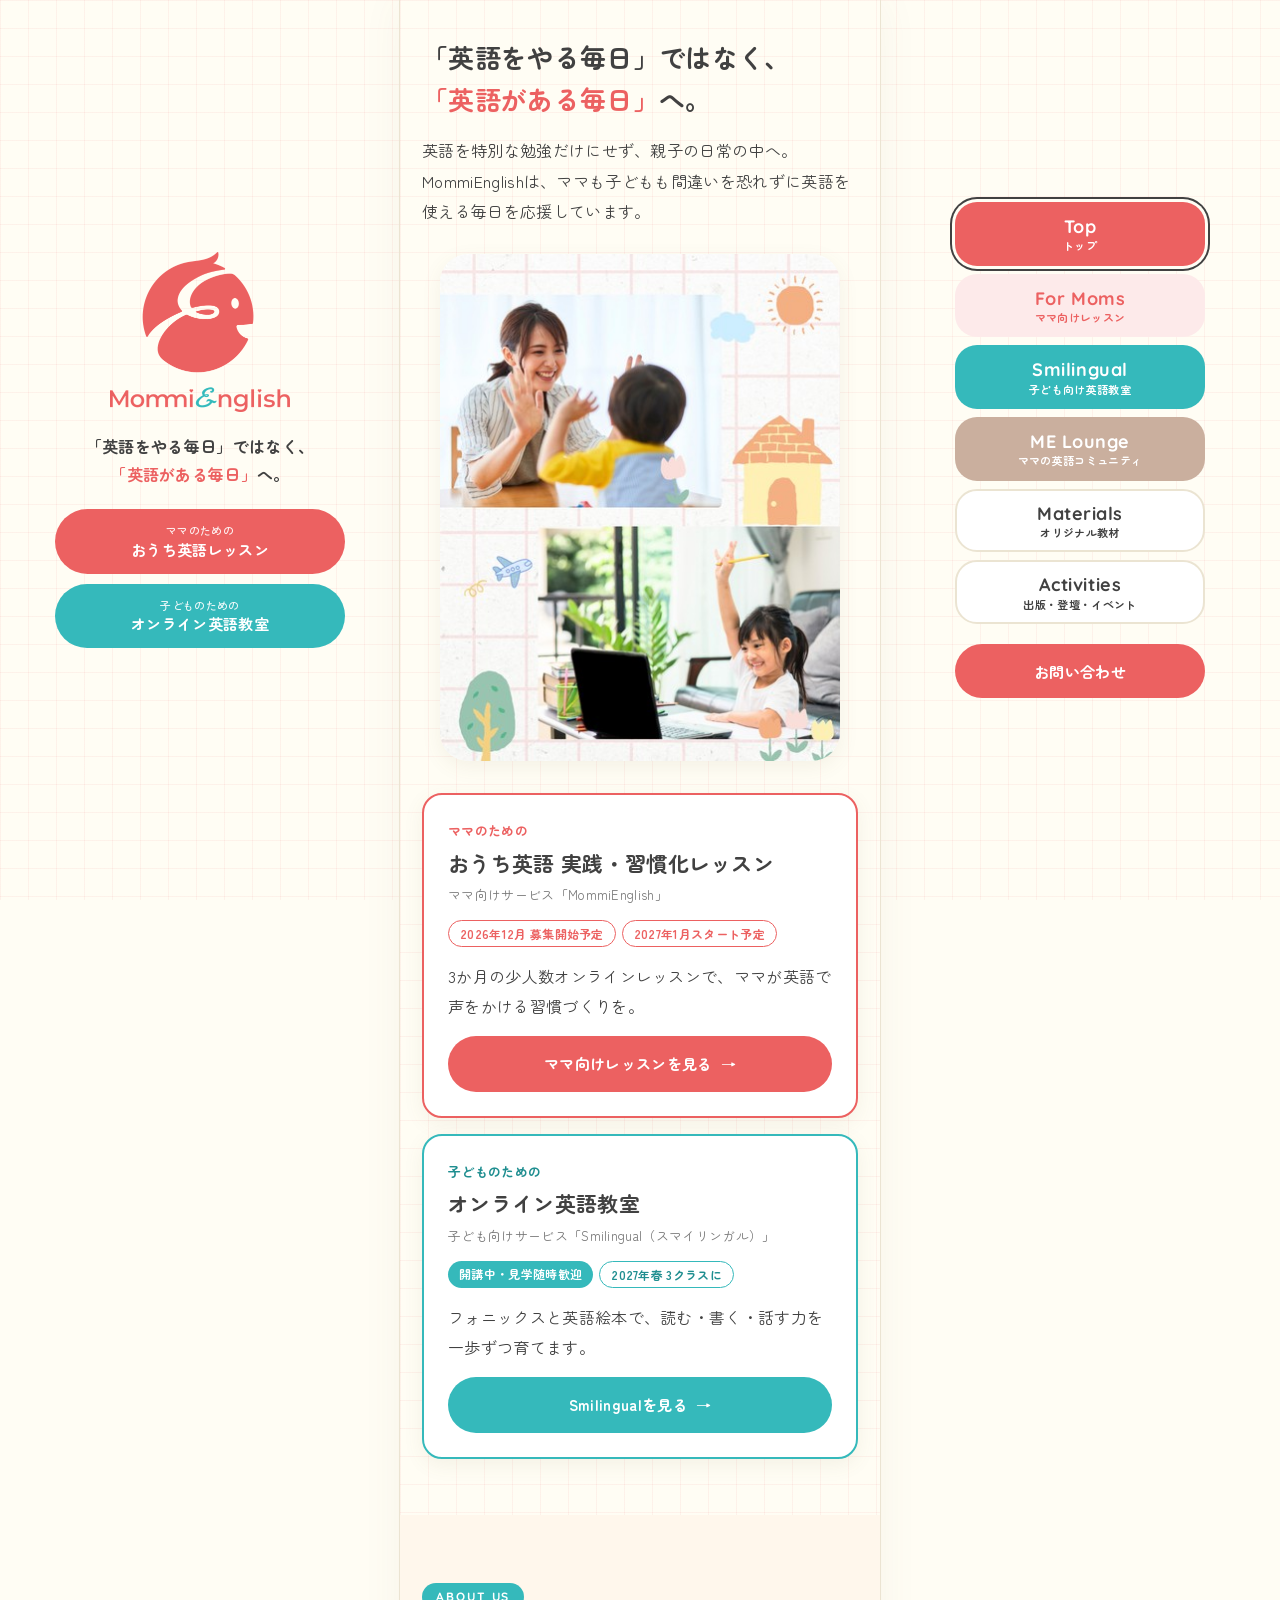
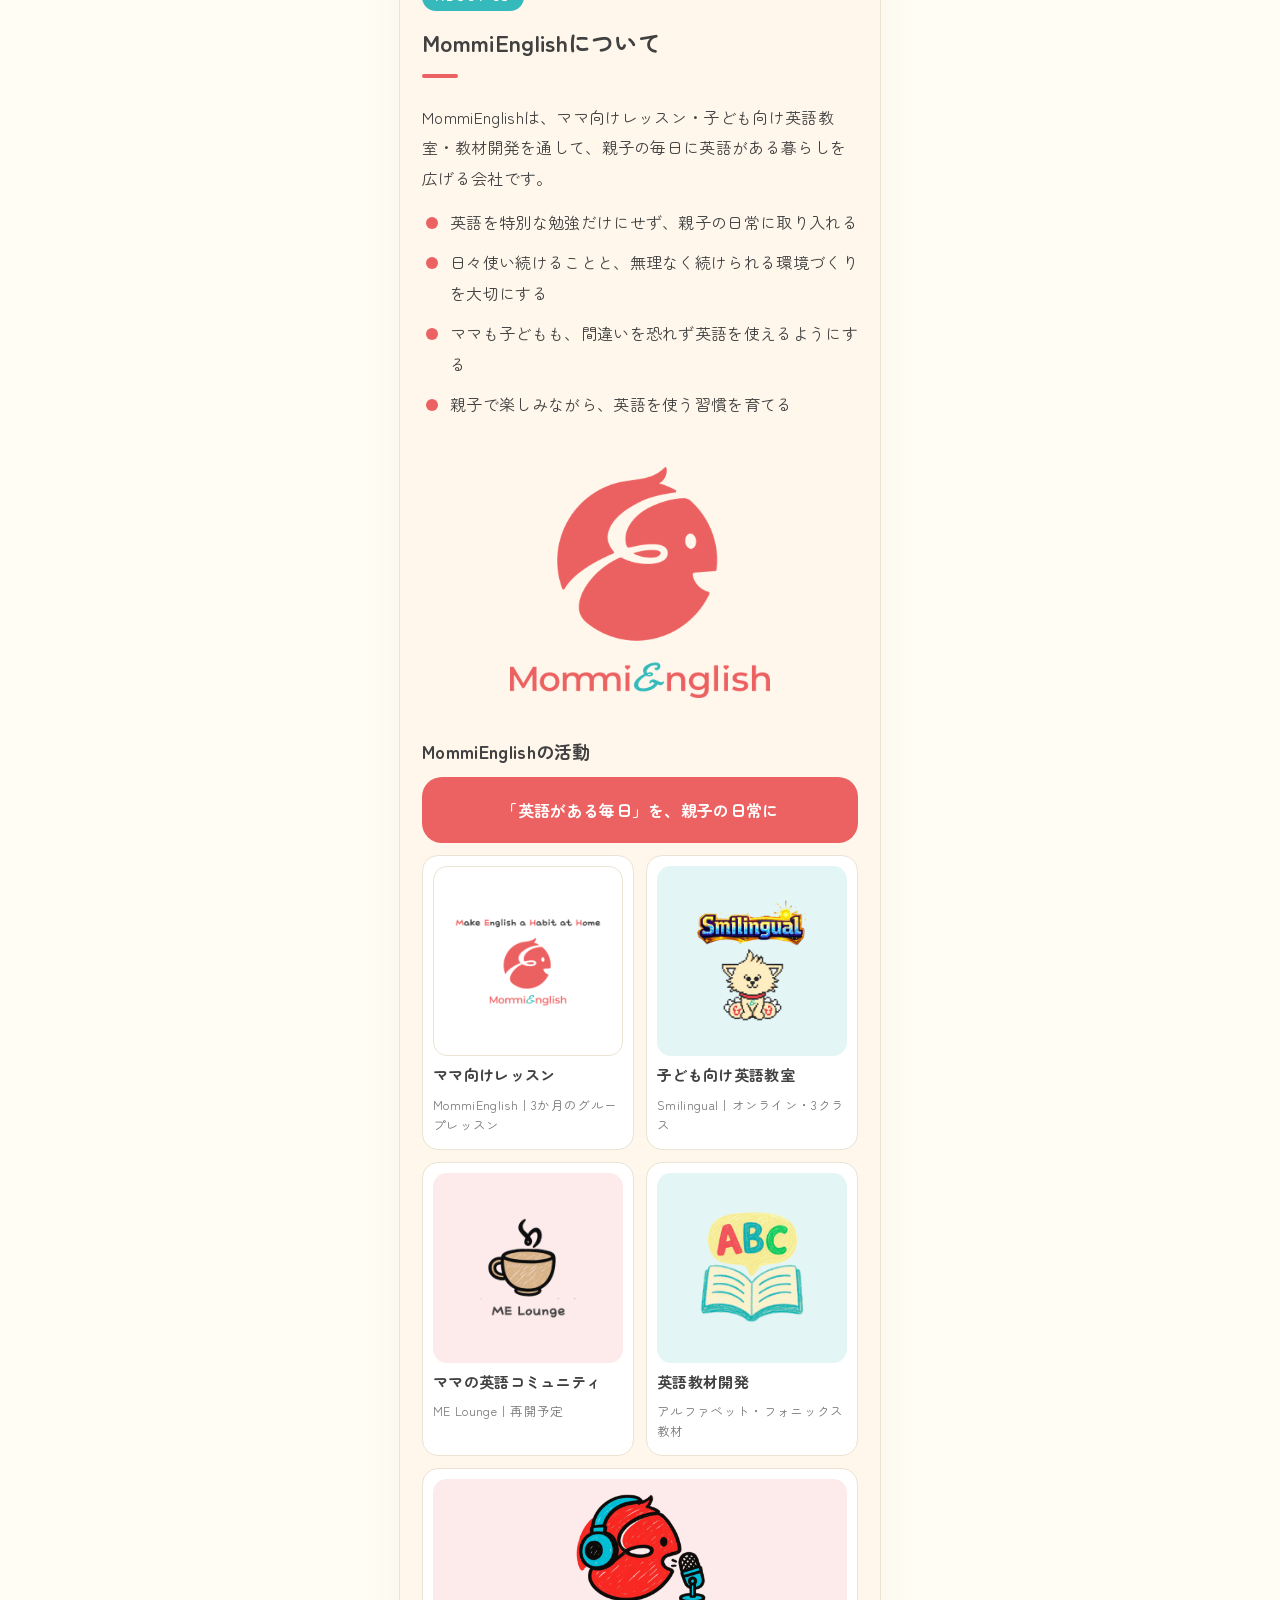
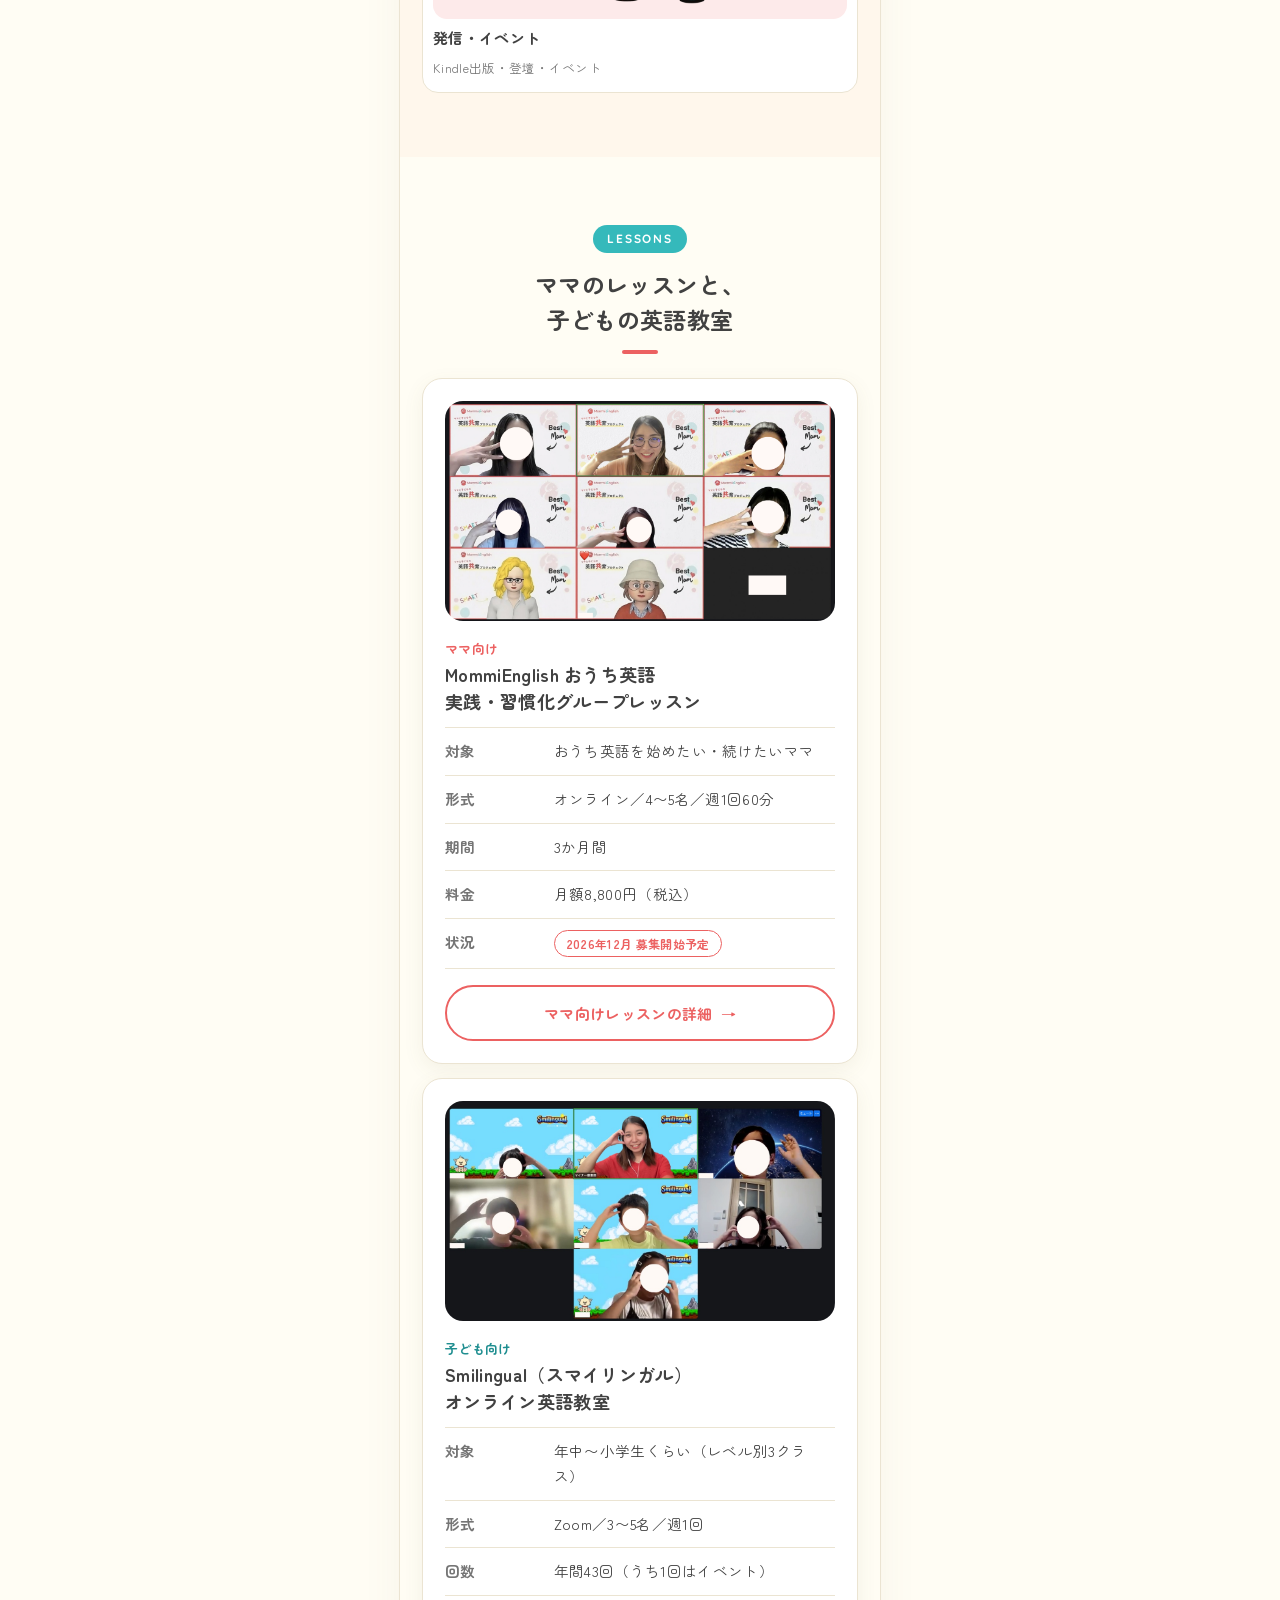
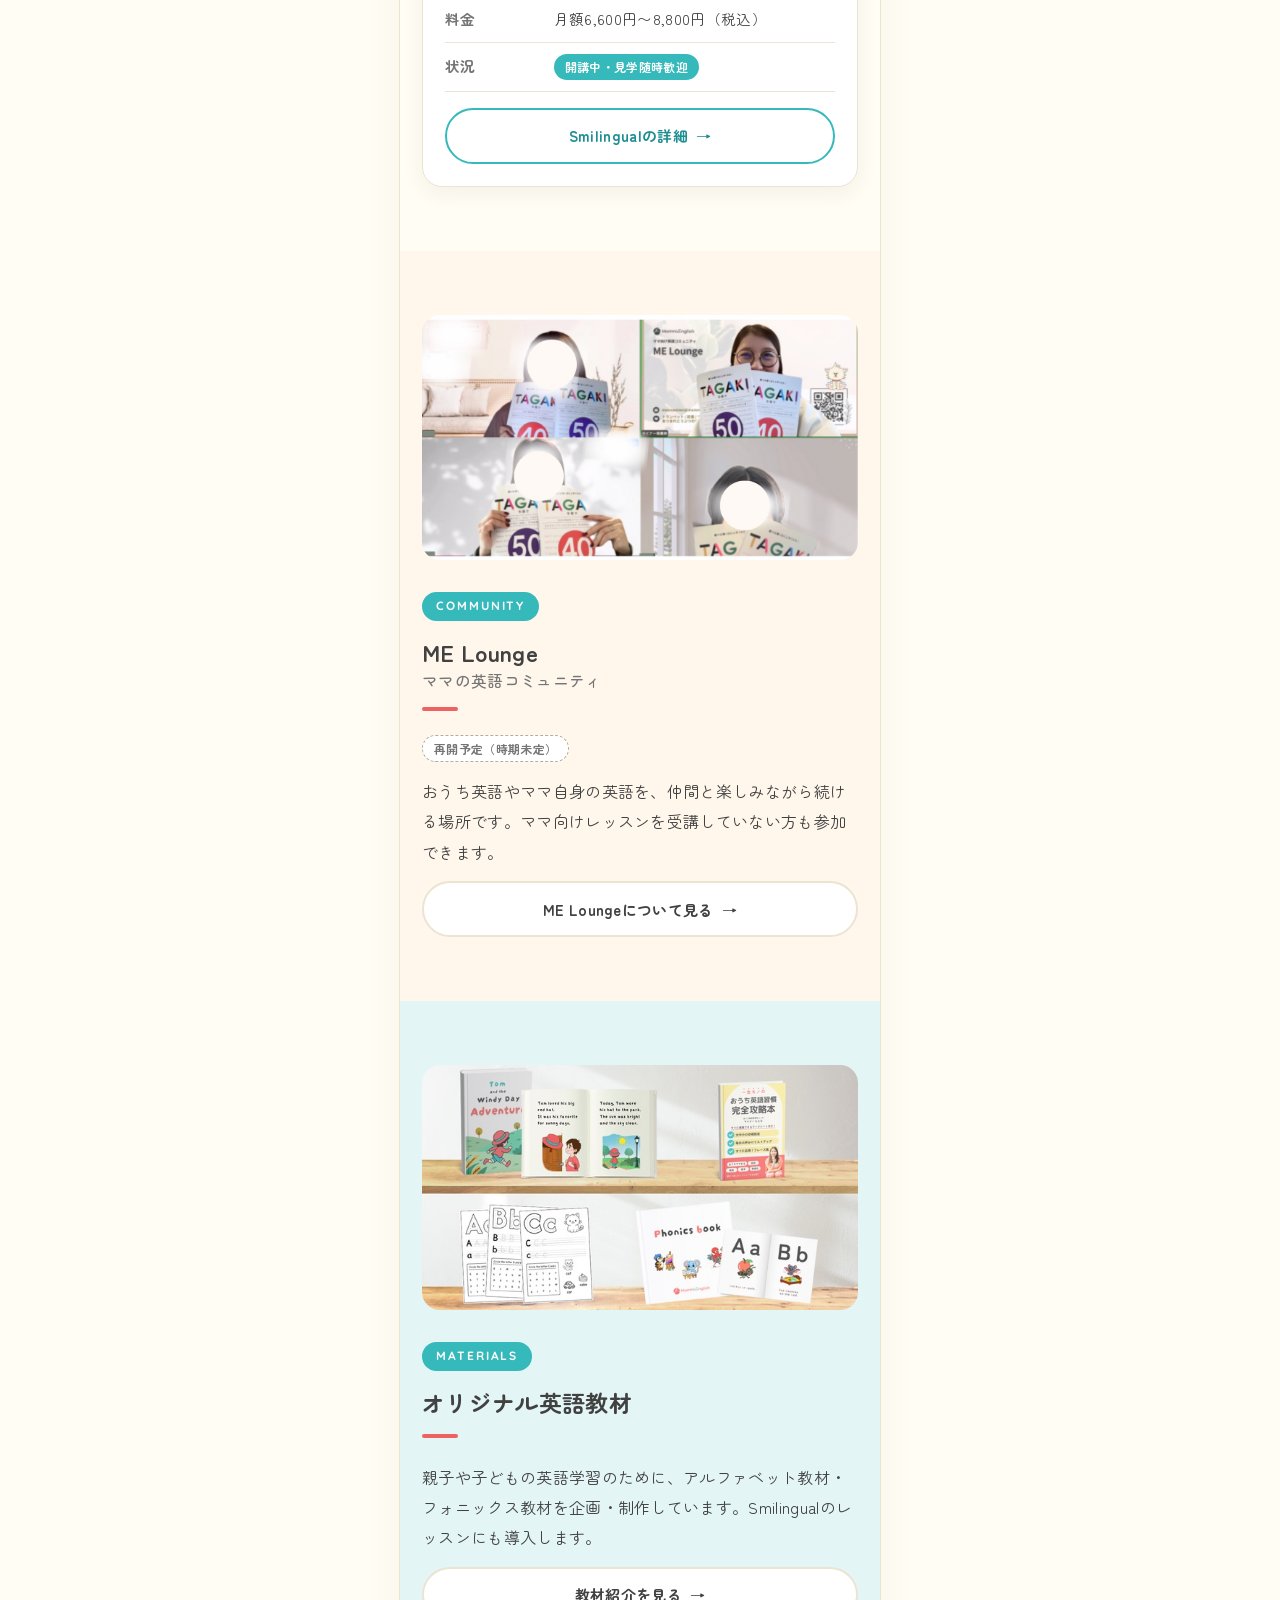
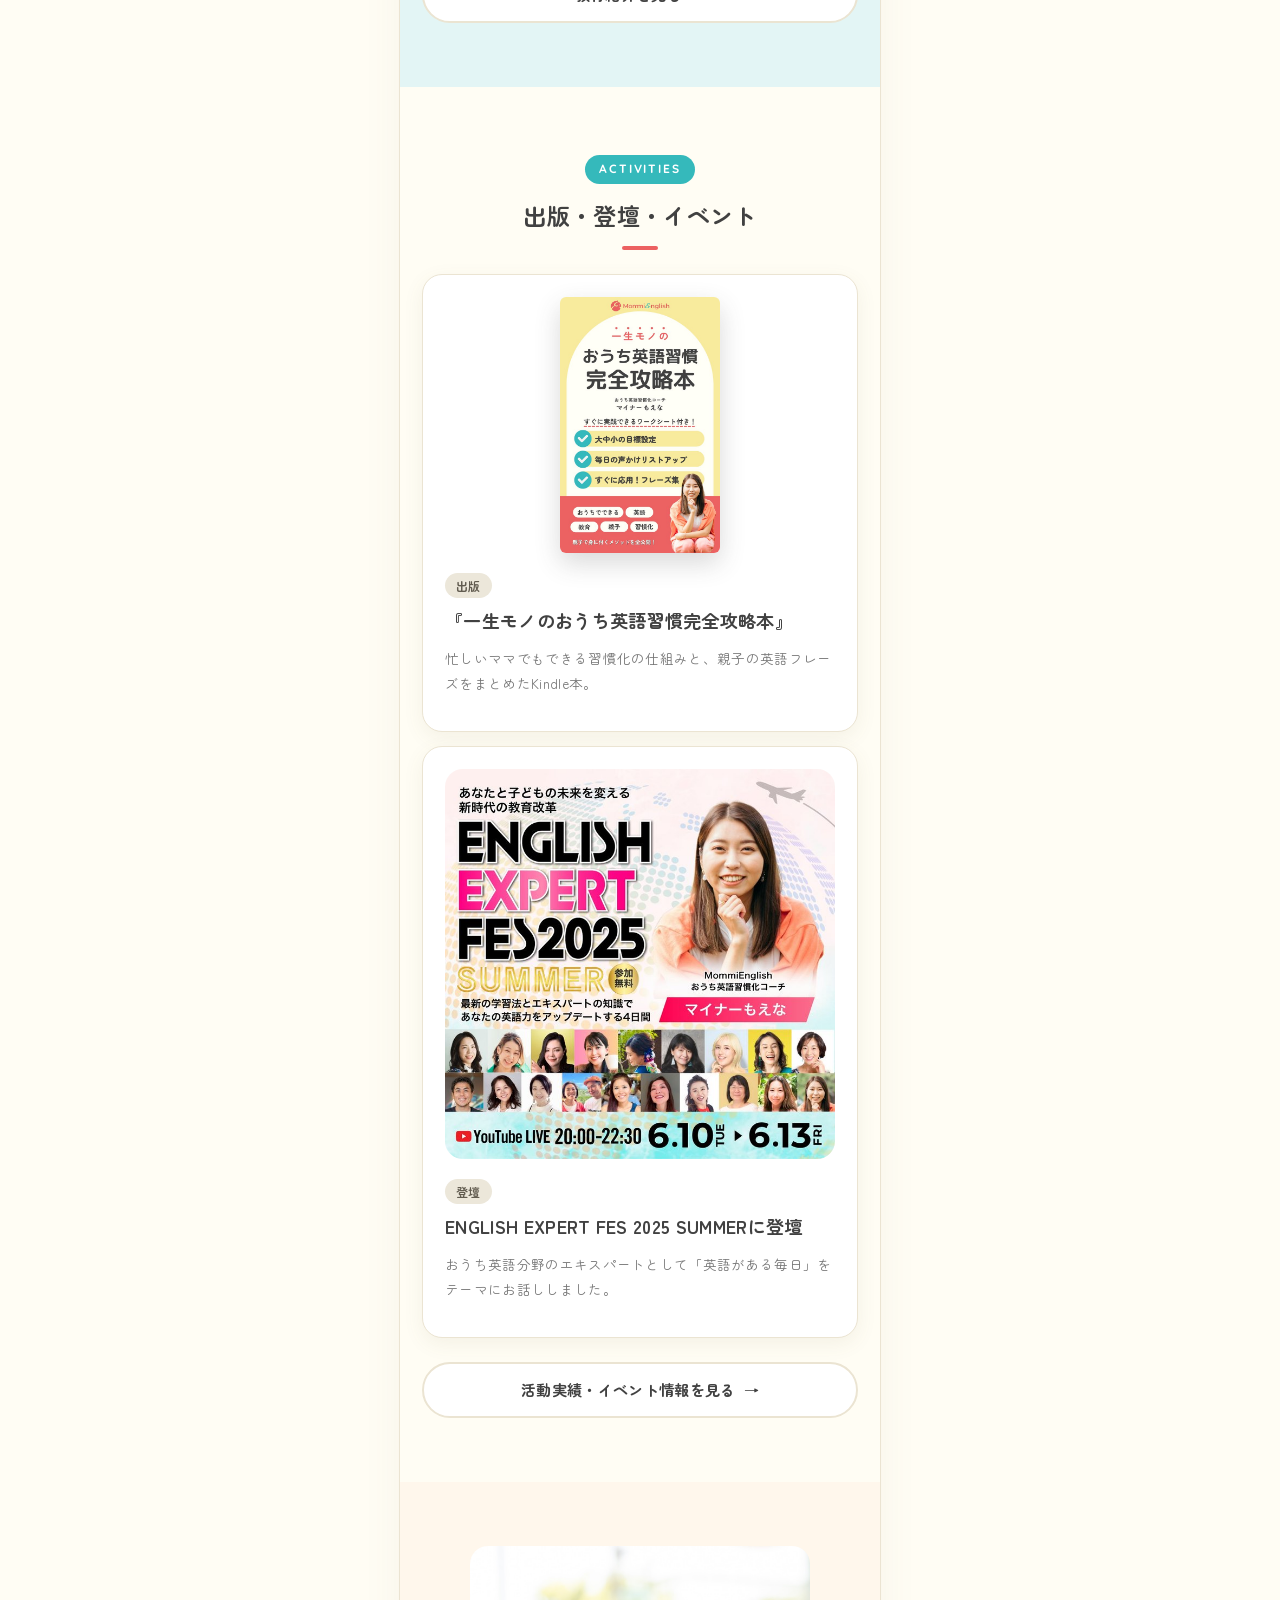
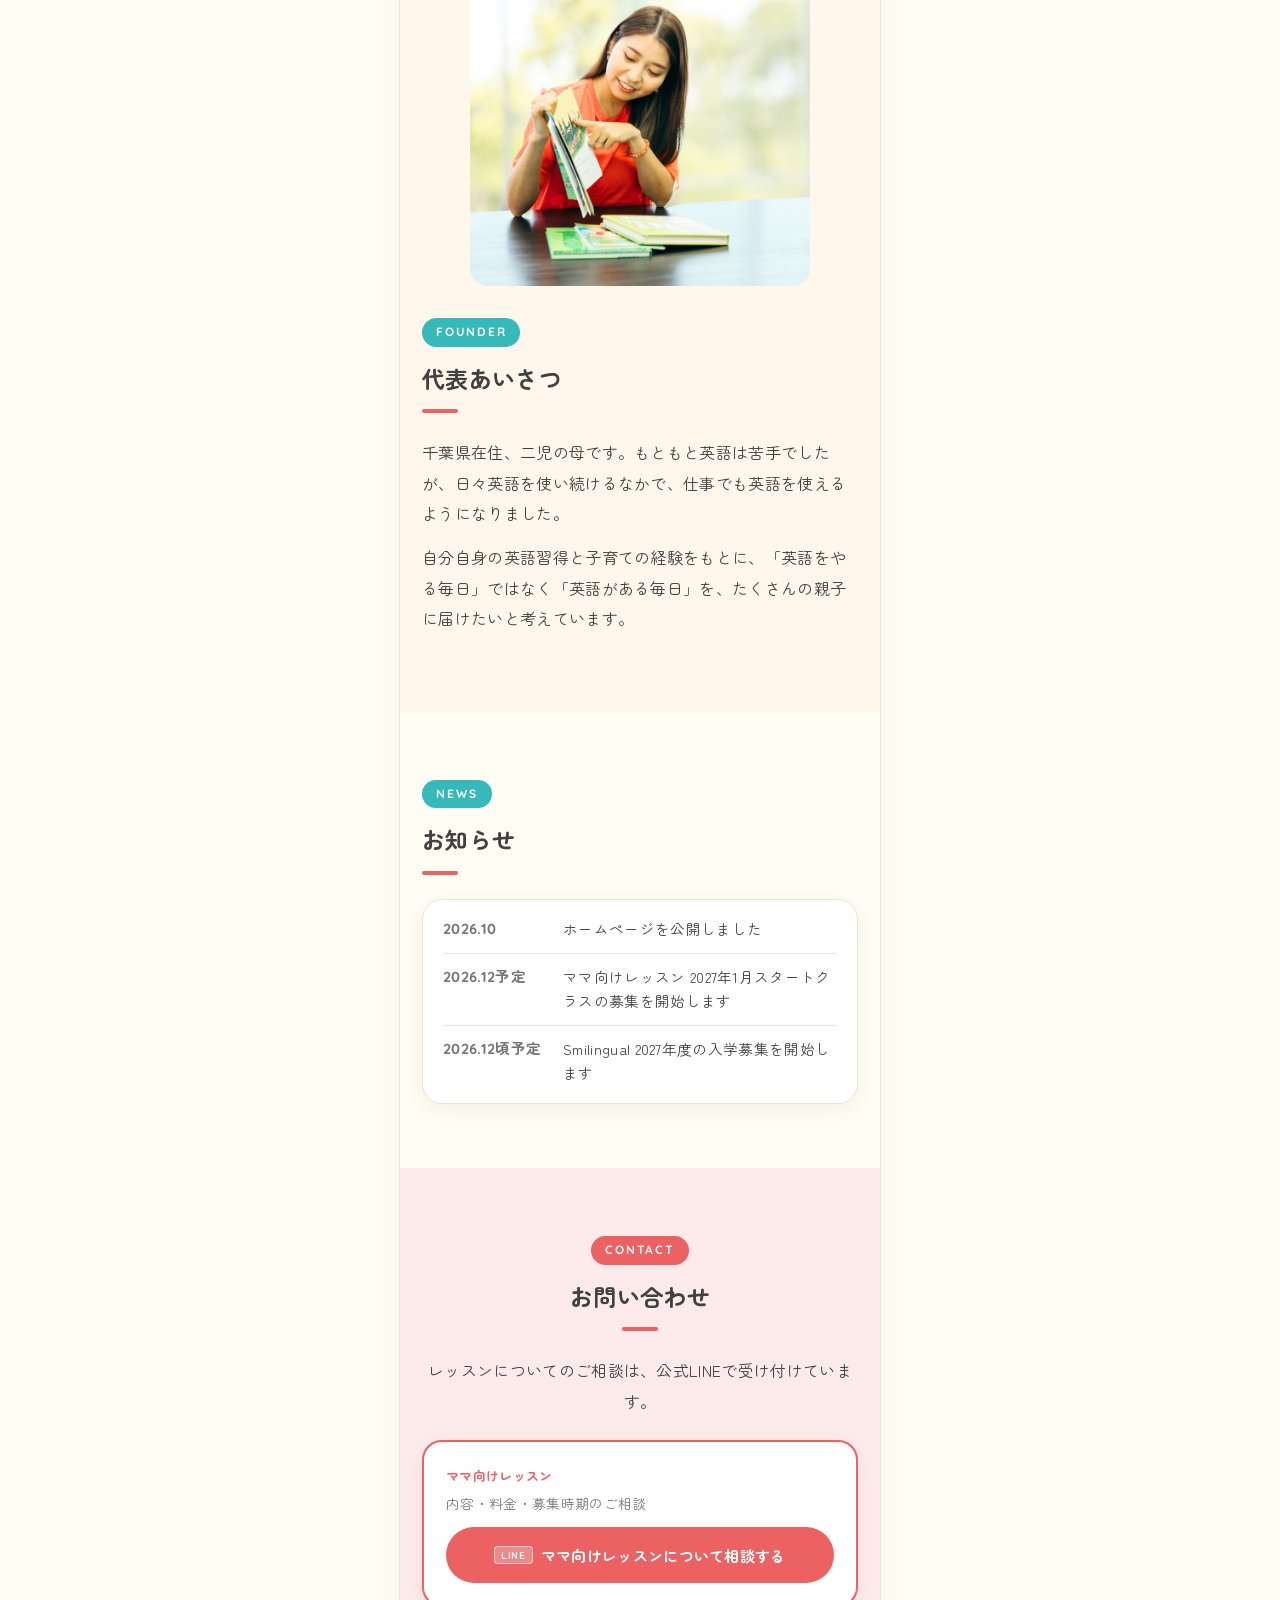
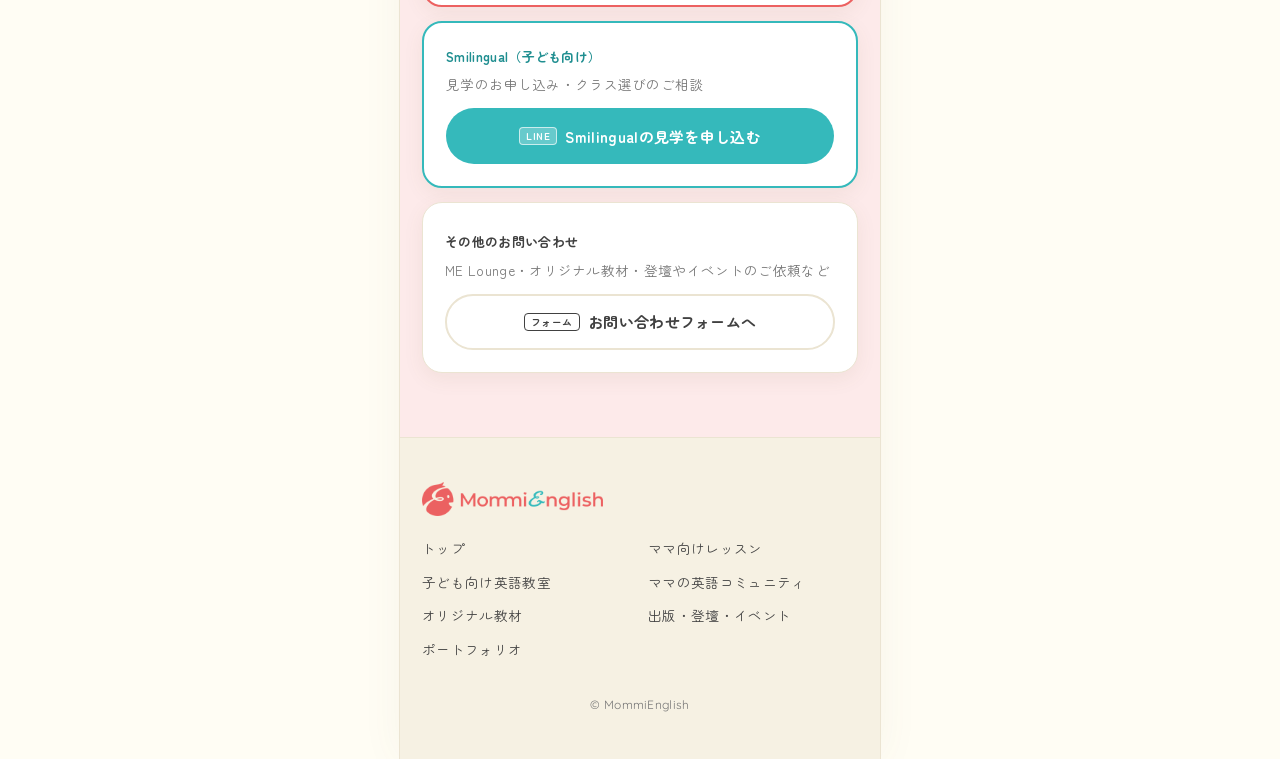
<file: index.html>
<!doctype html>
<html lang="ja">
<head>
<meta charset="utf-8">
<meta name="viewport" content="width=device-width, initial-scale=1">
<title>MommiEnglish（マミーイングリッシュ）｜おうち英語・子ども英語教室</title>
<meta name="description" content="MommiEnglishは、ママ向けおうち英語レッスン「MommiEnglish」、子ども向けオンライン英語教室「Smilingual」、教材開発を通して、親子の毎日に英語がある暮らしを広げています。">
<meta property="og:type" content="website">
<meta property="og:site_name" content="MommiEnglish">
<meta property="og:title" content="MommiEnglish（マミーイングリッシュ）｜おうち英語・子ども英語教室">
<meta property="og:description" content="MommiEnglishは、ママ向けおうち英語レッスン「MommiEnglish」、子ども向けオンライン英語教室「Smilingual」、教材開発を通して、親子の毎日に英語がある暮らしを広げています。">
<!-- ドメイン決定後に追加：<link rel="canonical" href="https://（ドメイン）/"> と <meta property="og:image" content="https://（ドメイン）/images/hero.jpg"> -->
<meta name="theme-color" content="#fffdf4">
<link rel="icon" type="image/png" href="images/favicon.png">
<link rel="apple-touch-icon" href="images/favicon.png">
<link rel="preconnect" href="https://fonts.googleapis.com">
<link rel="preconnect" href="https://fonts.gstatic.com" crossorigin>
<link href="https://fonts.googleapis.com/css2?family=Zen+Maru+Gothic:wght@400;500;700&family=Quicksand:wght@600;700&display=swap" rel="stylesheet">
<link rel="stylesheet" href="css/style.css">
<link rel="icon" href="/favicon-16x16.png" type="image/png" sizes="16x16"> 
<link rel="icon" href="/favicon-32x32.png" type="image/png" sizes="32x32"> 

</head>
<body>
<a class="skip" href="#main">本文へスキップ</a>

<div class="stage">

<!-- 左パネル（PC・画面幅1100px以上のみ表示） -->
<aside class="side side-l" aria-label="MommiEnglish">
  <div class="in">
    <a href="index.html"><img class="basic" src="images/logo-basic.png" alt="MommiEnglish トップへ" width="720" height="638"></a>
    <p class="catch">「英語をやる毎日」ではなく、<br><em>「英語がある毎日」</em>へ。</p>
    <div class="duo">
      <a class="btn btn-main" href="mama.html"><small>ママのための</small>おうち英語レッスン</a>
      <a class="btn btn-sub" href="smilingual.html"><small>子どものための</small>オンライン英語教室</a>
    </div>
  </div>
</aside>

<div class="site">

<header class="hdr">
  <div class="in">
    <a class="logo" href="index.html"><img src="images/logo-type.png" alt="MommiEnglish トップへ" width="900" height="123"></a>
    <a class="btn btn-main hcta" href="#contact">お問い合わせ</a>
    <button class="hamb" id="hamb" type="button" aria-label="メニュー" aria-expanded="false" aria-controls="drawer"><span></span><span></span><span></span></button>
  </div>
  <nav class="drawer" id="drawer" aria-label="メインメニュー">
      <a href="index.html" aria-current="page">トップ <small>MommiEnglishについて</small></a>
      <a href="mama.html">ママ向けレッスン <small>MommiEnglish</small></a>
      <a href="smilingual.html">子ども向け英語教室 <small>Smilingual</small></a>
      <a href="lounge.html">ママの英語コミュニティ <small>ME Lounge</small></a>
      <a href="materials.html">オリジナル教材 <small>Materials</small></a>
      <a href="activity.html">出版・登壇・イベント <small>Activities</small></a>
  </nav>
</header>

<main id="main">
<!-- ファーストビュー -->
<section class="hero grid-bg">
  <div class="wrap">
    <h1>「英語をやる毎日」ではなく、<br><em>「英語がある毎日」</em>へ。</h1>
    <p class="lead">英語を特別な勉強だけにせず、親子の日常の中へ。MommiEnglishは、ママも子どもも間違いを恐れずに英語を使える毎日を応援しています。</p>
    <img class="hero-img" src="images/hero.jpg" alt="親子で英語を楽しむ様子と、オンラインで英語を学ぶ子ども" width="402" height="509" fetchpriority="high">

    <!-- ママ・子どもへの2つの入り口 -->
    <div class="entry">
      <div class="card mama">
        <span class="for main">ママのための</span>
        <h3>おうち英語 実践・習慣化レッスン</h3>
        <div class="svc">ママ向けサービス「MommiEnglish」</div>
        <div class="badges"><span class="st st-plan">2026年12月 募集開始予定</span><span class="st st-plan">2027年1月スタート予定</span></div>
        <p>3か月の少人数オンラインレッスンで、ママが英語で声をかける習慣づくりを。</p>
        <a class="btn btn-main arrow" href="mama.html">ママ向けレッスンを見る</a>
      </div>
      <div class="card kids">
        <span class="for sub">子どものための</span>
        <h3>オンライン英語教室</h3>
        <div class="svc">子ども向けサービス「Smilingual（スマイリンガル）」</div>
        <div class="badges"><span class="st st-open">開講中・見学随時歓迎</span><span class="st st-plan-sub">2027年春 3クラスに</span></div>
        <p>フォニックスと英語絵本で、読む・書く・話す力を一歩ずつ育てます。</p>
        <a class="btn btn-sub arrow" href="smilingual.html">Smilingualを見る</a>
      </div>
    </div>
  </div>
</section>

<!-- MommiEnglishについて -->
<section class="sec tint">
  <div class="wrap">
    <span class="eyebrow">ABOUT US</span>
    <h2 class="ttl">MommiEnglishについて</h2>
    <p>MommiEnglishは、ママ向けレッスン・子ども向け英語教室・教材開発を通して、親子の毎日に英語がある暮らしを広げる会社です。</p>
    <ul class="check main">
      <li>英語を特別な勉強だけにせず、親子の日常に取り入れる</li>
      <li>日々使い続けることと、無理なく続けられる環境づくりを大切にする</li>
      <li>ママも子どもも、間違いを恐れず英語を使えるようにする</li>
      <li>親子で楽しみながら、英語を使う習慣を育てる</li>
    </ul>
    <div class="brand-logo mt-l"><img src="images/logo-basic.png" alt="MommiEnglish" width="720" height="638" loading="lazy"></div>

    <h3 class="mt-l">MommiEnglishの活動</h3>
    <div class="flowmap">
      <div class="core">「英語がある毎日」を、親子の日常に</div>
      <a class="node" href="mama.html"><div class="ico-tile cream"><img src="images/icon-mommienglish.png" alt="" width="400" height="400" loading="lazy"></div><b>ママ向けレッスン</b><span>MommiEnglish｜3か月のグループレッスン</span></a>
      <a class="node" href="smilingual.html"><div class="ico-tile sub"><img src="images/icon-smilingual.png" alt="" width="400" height="400" loading="lazy"></div><b>子ども向け英語教室</b><span>Smilingual｜オンライン・3クラス</span></a>
      <a class="node" href="lounge.html"><div class="ico-tile main"><img src="images/icon-melounge.png" alt="" width="400" height="400" loading="lazy"></div><b>ママの英語コミュニティ</b><span>ME Lounge｜再開予定</span></a>
      <a class="node" href="materials.html"><div class="ico-tile sub"><img src="images/icon-textbooks.png" alt="" width="400" height="400" loading="lazy"></div><b>英語教材開発</b><span>アルファベット・フォニックス教材</span></a>
      <a class="node" href="activity.html"><div class="ico-tile main"><img src="images/icon-event.png" alt="" width="440" height="380" loading="lazy"></div><b>発信・イベント</b><span>Kindle出版・登壇・イベント</span></a>
    </div>
  </div>
</section>

<!-- 2つのレッスン紹介 -->
<section class="sec">
  <div class="wrap">
    <div class="center"><span class="eyebrow">LESSONS</span><h2 class="ttl">ママのレッスンと、<br>子どもの英語教室</h2></div>
    <div class="grid">
      <div class="card stack">
        <img class="photo r-16-9" src="images/momslesson.png" alt="ママ向けオンラインレッスンの様子" width="1200" height="675" loading="lazy">
        <div>
          <span class="for main">ママ向け</span>
          <h3>MommiEnglish おうち英語 実践・習慣化グループレッスン</h3>
          <dl class="facts">
            <dt>対象</dt><dd>おうち英語を始めたい・続けたいママ</dd>
            <dt>形式</dt><dd>オンライン／4〜5名／週1回60分</dd>
            <dt>期間</dt><dd>3か月間</dd>
            <dt>料金</dt><dd>月額8,800円（税込）</dd>
            <dt>状況</dt><dd><span class="st st-plan">2026年12月 募集開始予定</span></dd>
          </dl>
        </div>
        <a class="btn btn-ghost-main arrow" href="mama.html">ママ向けレッスンの詳細</a>
      </div>
      <div class="card stack">
        <img class="photo r-16-9" src="images/lesson-kids.jpg" alt="Smilingualのオンラインレッスンの様子" width="1200" height="675" loading="lazy">
        <div>
          <span class="for sub">子ども向け</span>
          <h3>Smilingual（スマイリンガル）オンライン英語教室</h3>
          <dl class="facts">
            <dt>対象</dt><dd>年中〜小学生くらい（レベル別3クラス）</dd>
            <dt>形式</dt><dd>Zoom／3〜5名／週1回</dd>
            <dt>回数</dt><dd>年間43回（うち1回はイベント）</dd>
            <dt>料金</dt><dd>月額6,600円〜8,800円（税込）</dd>
            <dt>状況</dt><dd><span class="st st-open">開講中・見学随時歓迎</span></dd>
          </dl>
        </div>
        <a class="btn btn-ghost-sub arrow" href="smilingual.html">Smilingualの詳細</a>
      </div>
    </div>
  </div>
</section>

<!-- お客様の声：実際の感想が届いたらここに追加（ママ向け・Smilingual 各3名） -->

<!-- ME Lounge -->
<section class="sec tint">
  <div class="wrap split">
    <img class="photo r-16-9" src="images/lounge-01.jpg" alt="ME Loungeのオンラインセッションの様子" width="1200" height="675" loading="lazy">
    <div>
      <span class="eyebrow">COMMUNITY</span>
      <h2 class="ttl">ME Lounge<small>ママの英語コミュニティ</small></h2>
      <div class="badges"><span class="st st-tbd">再開予定（時期未定）</span></div>
      <p>おうち英語やママ自身の英語を、仲間と楽しみながら続ける場所です。ママ向けレッスンを受講していない方も参加できます。</p>
      <a class="btn btn-ghost arrow" href="lounge.html">ME Loungeについて見る</a>
    </div>
  </div>
</section>

<!-- 教材 -->
<section class="sec tint-sub">
  <div class="wrap split">
    <img class="photo r-16-9" src="images/materials.jpg" alt="MommiEnglishのオリジナル教材" width="620" height="340" loading="lazy">
    <div>
      <span class="eyebrow">MATERIALS</span>
      <h2 class="ttl">オリジナル英語教材</h2>
      <p>親子や子どもの英語学習のために、アルファベット教材・フォニックス教材を企画・制作しています。Smilingualのレッスンにも導入します。</p>
      <a class="btn btn-ghost arrow" href="materials.html">教材紹介を見る</a>
    </div>
  </div>
</section>

<!-- 出版・登壇・イベント -->
<section class="sec">
  <div class="wrap">
    <div class="center"><span class="eyebrow">ACTIVITIES</span><h2 class="ttl">出版・登壇・イベント</h2></div>
    <div class="grid">
      <a class="card stack" href="activity.html" style="text-decoration:none">
        <img class="cover" src="images/book-cover.jpg" alt="『一生モノのおうち英語習慣完全攻略本』表紙" width="600" height="960" loading="lazy" style="max-width:160px">
        <div><span class="st st-past">出版</span><h3 style="margin-top:8px">『一生モノのおうち英語習慣完全攻略本』</h3><p class="small">忙しいママでもできる習慣化の仕組みと、親子の英語フレーズをまとめたKindle本。</p></div>
      </a>
      <a class="card stack" href="activity.html" style="text-decoration:none">
        <img class="photo" src="images/expert-fes-2025.jpg" alt="ENGLISH EXPERT FES 2025 SUMMER 登壇告知画像" width="720" height="720" loading="lazy">
        <div><span class="st st-past">登壇</span><h3 style="margin-top:8px">ENGLISH EXPERT FES 2025 SUMMERに登壇</h3><p class="small">おうち英語分野のエキスパートとして「英語がある毎日」をテーマにお話ししました。</p></div>
      </a>
    </div>
    <div class="btn-row"><a class="btn btn-ghost arrow" href="activity.html">活動実績・イベント情報を見る</a></div>
  </div>
</section>

<!-- 代表あいさつ -->
<section class="sec tint">
  <div class="wrap split">
    <img class="photo r-1-1" src="images/founder.jpg" alt="MommiEnglish 代表" width="800" height="800" loading="lazy" style="max-width:340px;margin:0 auto">
    <div>
      <span class="eyebrow">FOUNDER</span>
      <h2 class="ttl">代表あいさつ</h2>
      <!-- 代表者名・肩書きが決まったらここに追加：<p style="font-weight:700">代表者名<span class="small">／肩書き</span></p> -->
      <p>千葉県在住、二児の母です。もともと英語は苦手でしたが、日々英語を使い続けるなかで、仕事でも英語を使えるようになりました。</p>
      <p>自分自身の英語習得と子育ての経験をもとに、「英語をやる毎日」ではなく「英語がある毎日」を、たくさんの親子に届けたいと考えています。</p>
    </div>
  </div>
</section>

<!-- お知らせ -->
<section class="sec">
  <div class="wrap">
    <span class="eyebrow">NEWS</span>
    <h2 class="ttl">お知らせ</h2>
    <div class="card" style="padding:6px 20px">
      <dl class="facts news no-top">
        <dt>2026.10</dt><dd>ホームページを公開しました</dd>
        <dt>2026.12予定</dt><dd>ママ向けレッスン 2027年1月スタートクラスの募集を開始します</dd>
        <dt>2026.12頃予定</dt><dd>Smilingual 2027年度の入学募集を開始します</dd>
      </dl>
    </div>
  </div>
</section>
</main>

<!-- お問い合わせ（全ページ共通） -->
<section class="contact" id="contact">
  <div class="wrap center">
    <span class="eyebrow main">CONTACT</span>
    <h2 class="ttl">お問い合わせ</h2>
    <p>レッスンについてのご相談は、公式LINEで受け付けています。</p>
    <div class="grid mt-m">
      <div class="card" style="border:2px solid var(--main)">
        <span class="label for main">ママ向けレッスン</span>
        <p class="small" style="margin:2px 0 0">内容・料金・募集時期のご相談</p>
        <a class="btn btn-main" data-link="line"><span class="tag">LINE</span>ママ向けレッスンについて相談する</a>
      </div>
      <div class="card" style="border:2px solid var(--sub)">
        <span class="label for sub">Smilingual（子ども向け）</span>
        <p class="small" style="margin:2px 0 0">見学のお申し込み・クラス選びのご相談</p>
        <a class="btn btn-sub" data-link="line"><span class="tag">LINE</span>Smilingualの見学を申し込む</a>
      </div>
      <div class="card">
        <span class="label">その他のお問い合わせ</span>
        <p class="small" style="margin:2px 0 0">ME Lounge・オリジナル教材・登壇やイベントのご依頼など</p>
        <a class="btn btn-ghost" data-link="form"><span class="tag">フォーム</span>お問い合わせフォームへ</a>
      </div>
    </div>
  </div>
</section>

<footer class="ftr">
  <div class="wrap">
    <a href="index.html"><img class="ftr-logo" src="images/logo-horizontal.png" alt="MommiEnglish" width="1000" height="188"></a>
    <!-- 会社情報（正式名称・所在地・連絡先）が決まったらここに追加 -->
    <nav aria-label="フッターメニュー">
      <ul>
          <li><a href="index.html">トップ</a></li>
          <li><a href="mama.html">ママ向けレッスン</a></li>
          <li><a href="smilingual.html">子ども向け英語教室</a></li>
          <li><a href="lounge.html">ママの英語コミュニティ</a></li>
          <li><a href="materials.html">オリジナル教材</a></li>
          <li><a href="activity.html">出版・登壇・イベント</a></li>
          <li><a href="portfolio/index.html">ポートフォリオ</a></li>
      </ul>
    </nav>
    <!-- プライバシーポリシー・特定商取引法に基づく表記・利用規約のページができたらここにリンクを追加 -->
    <p class="copy">© MommiEnglish</p>
  </div>
</footer>

</div><!-- /.site -->

<!-- 右パネル（PC・画面幅1100px以上のみ表示） -->
<aside class="side side-r" aria-label="メニュー">
  <div class="in">
    <nav class="tabs" aria-label="メインメニュー">
      <a class="t1" href="index.html" aria-current="page"><span class="en">Top</span><span class="jp">トップ</span></a>
      <a class="t2" href="mama.html"><span class="en">For Moms</span><span class="jp">ママ向けレッスン</span></a>
      <a class="t3" href="smilingual.html"><span class="en">Smilingual</span><span class="jp">子ども向け英語教室</span></a>
      <a class="t4" href="lounge.html"><span class="en">ME Lounge</span><span class="jp">ママの英語コミュニティ</span></a>
      <a class="t5" href="materials.html"><span class="en">Materials</span><span class="jp">オリジナル教材</span></a>
      <a class="t6" href="activity.html"><span class="en">Activities</span><span class="jp">出版・登壇・イベント</span></a>
    </nav>
    <a class="btn btn-main" href="#contact">お問い合わせ</a>
  </div>
</aside>

</div><!-- /.stage -->

<div class="toast" id="toast" role="status" aria-live="polite"></div>
<script src="js/main.js"></script>
</body>
</html>
</file>
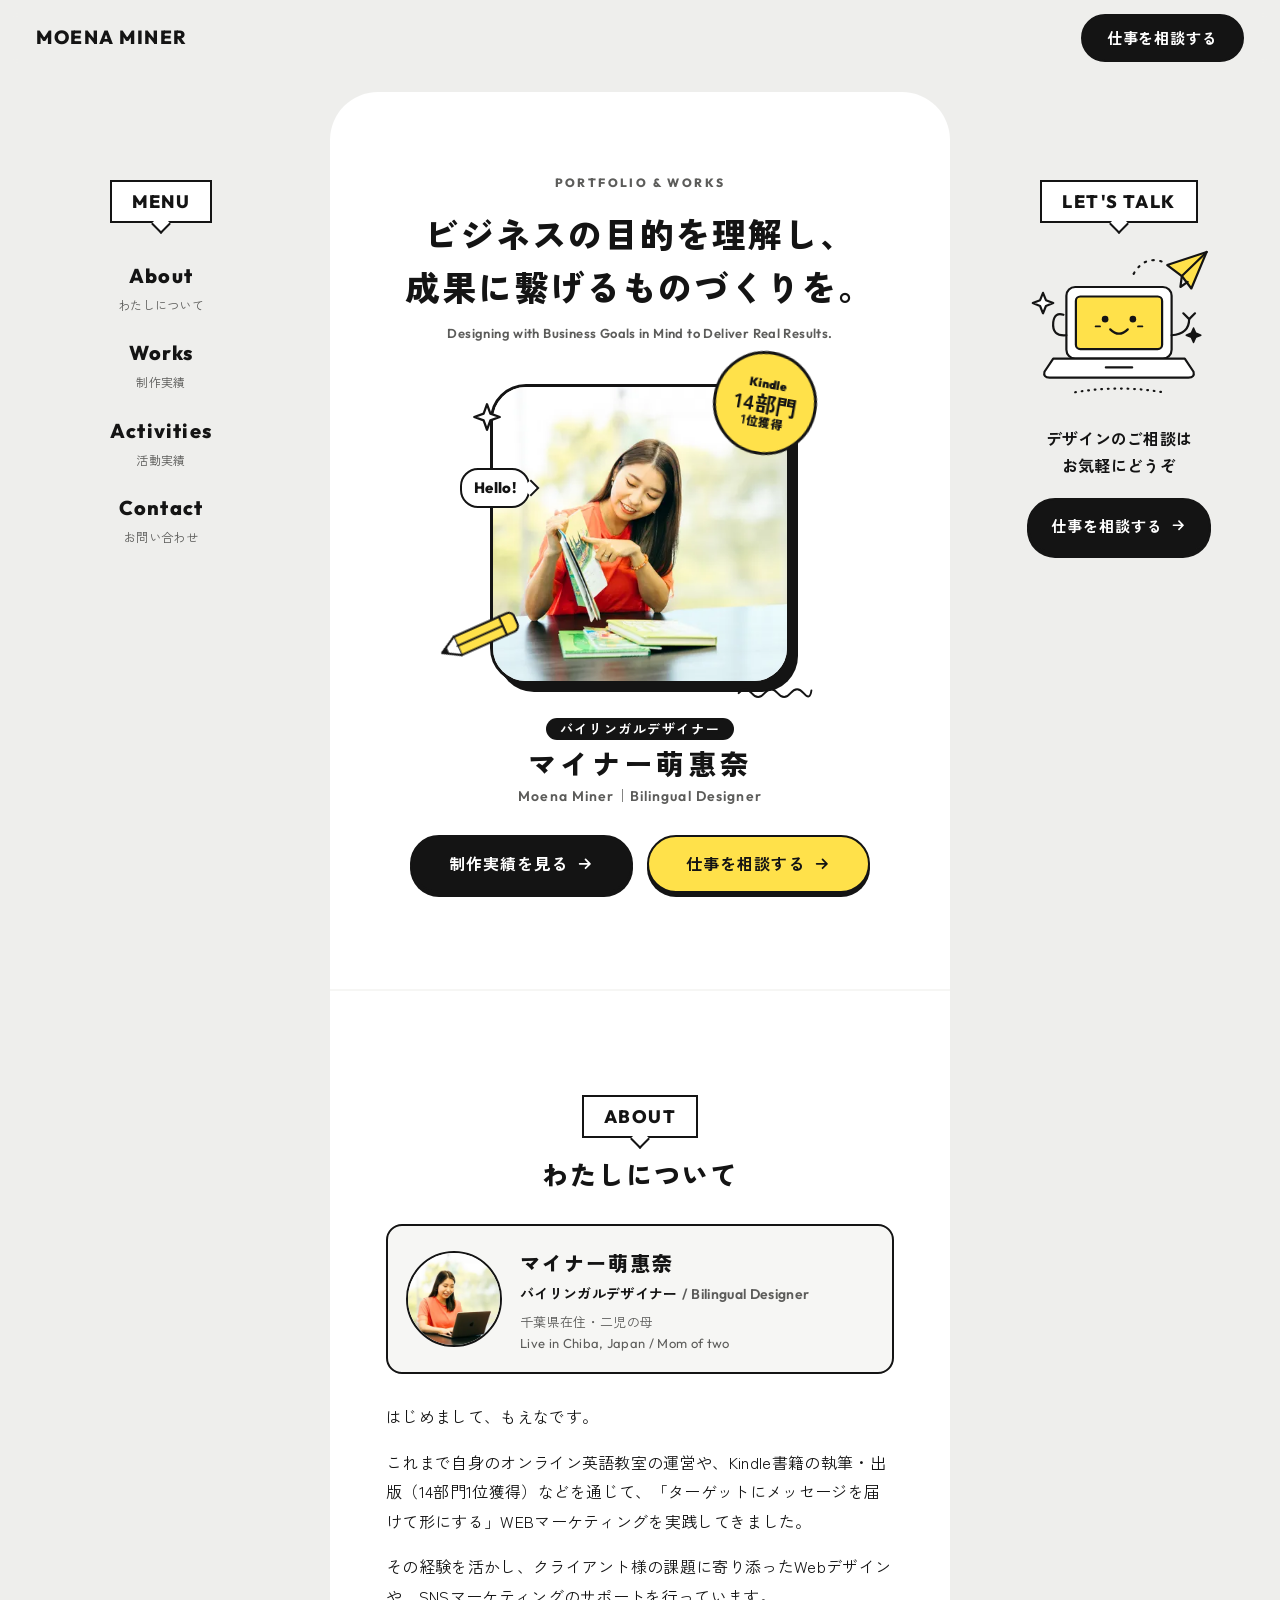
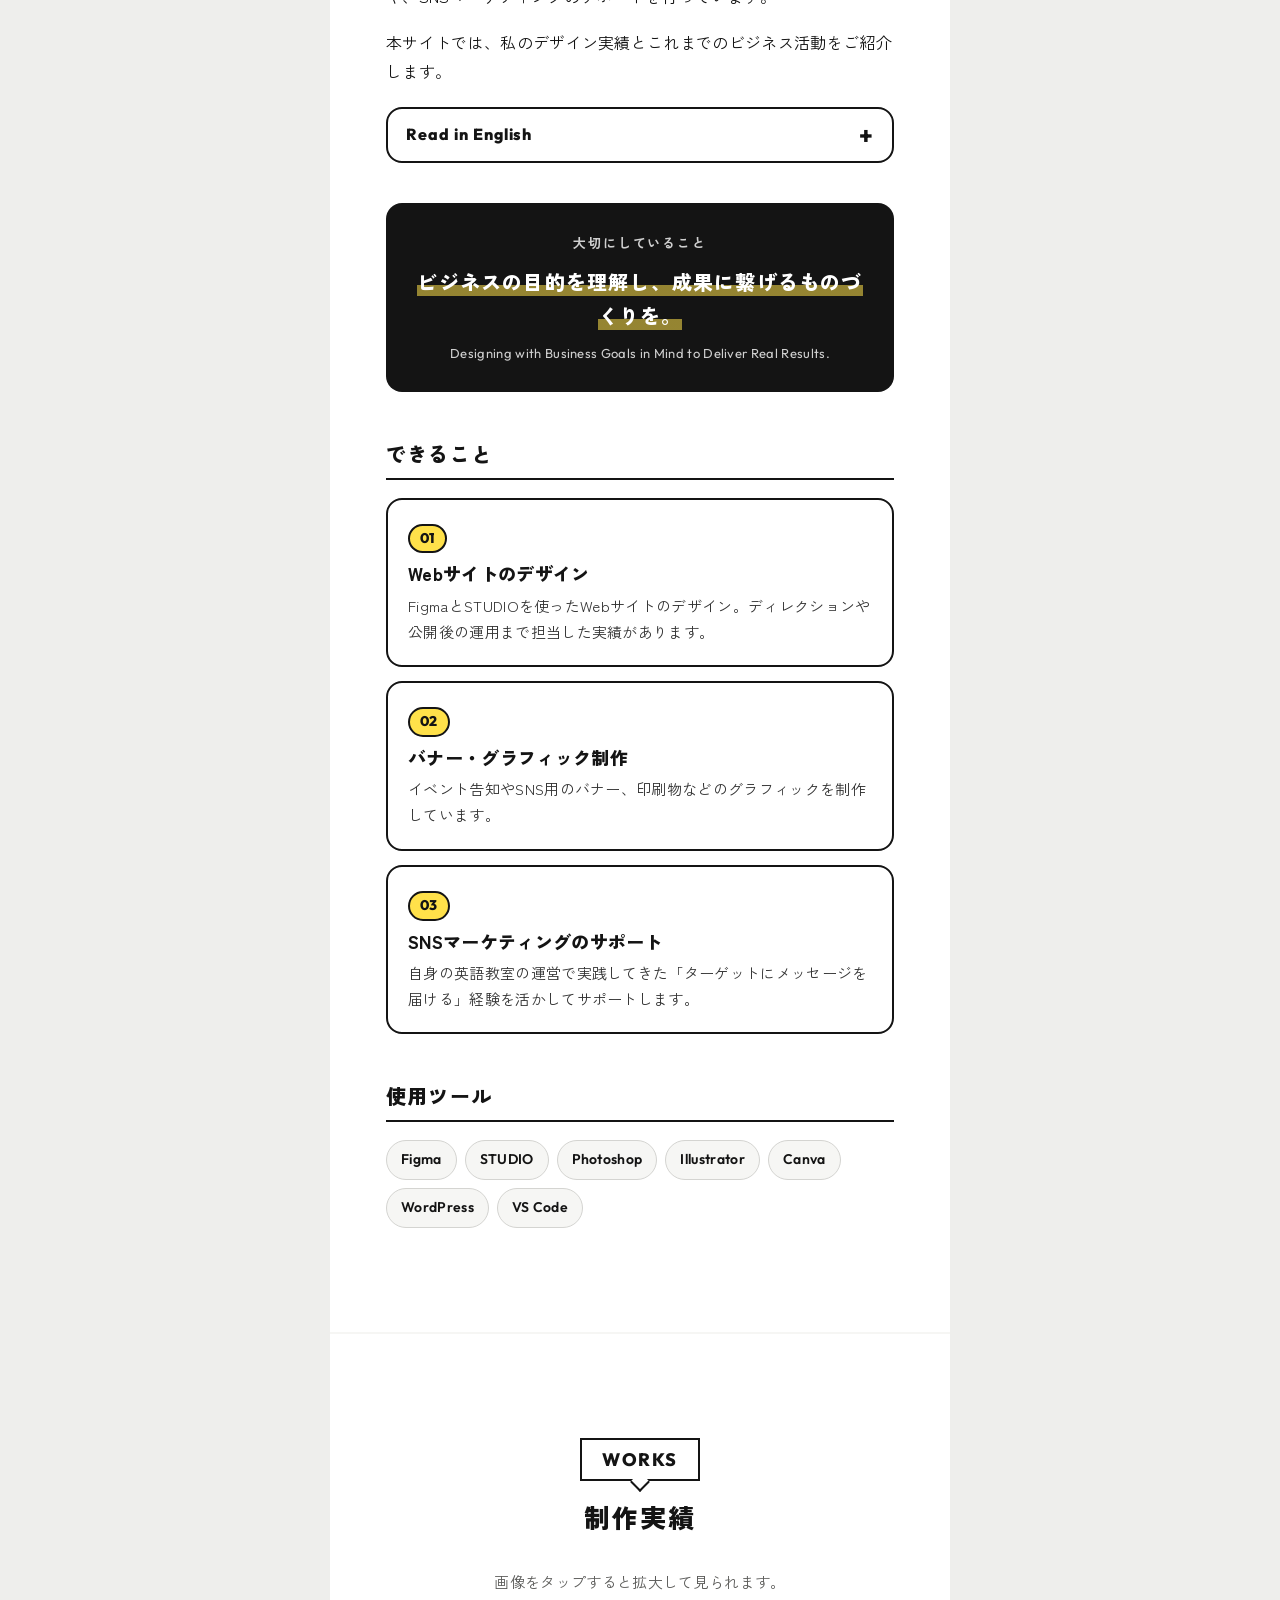
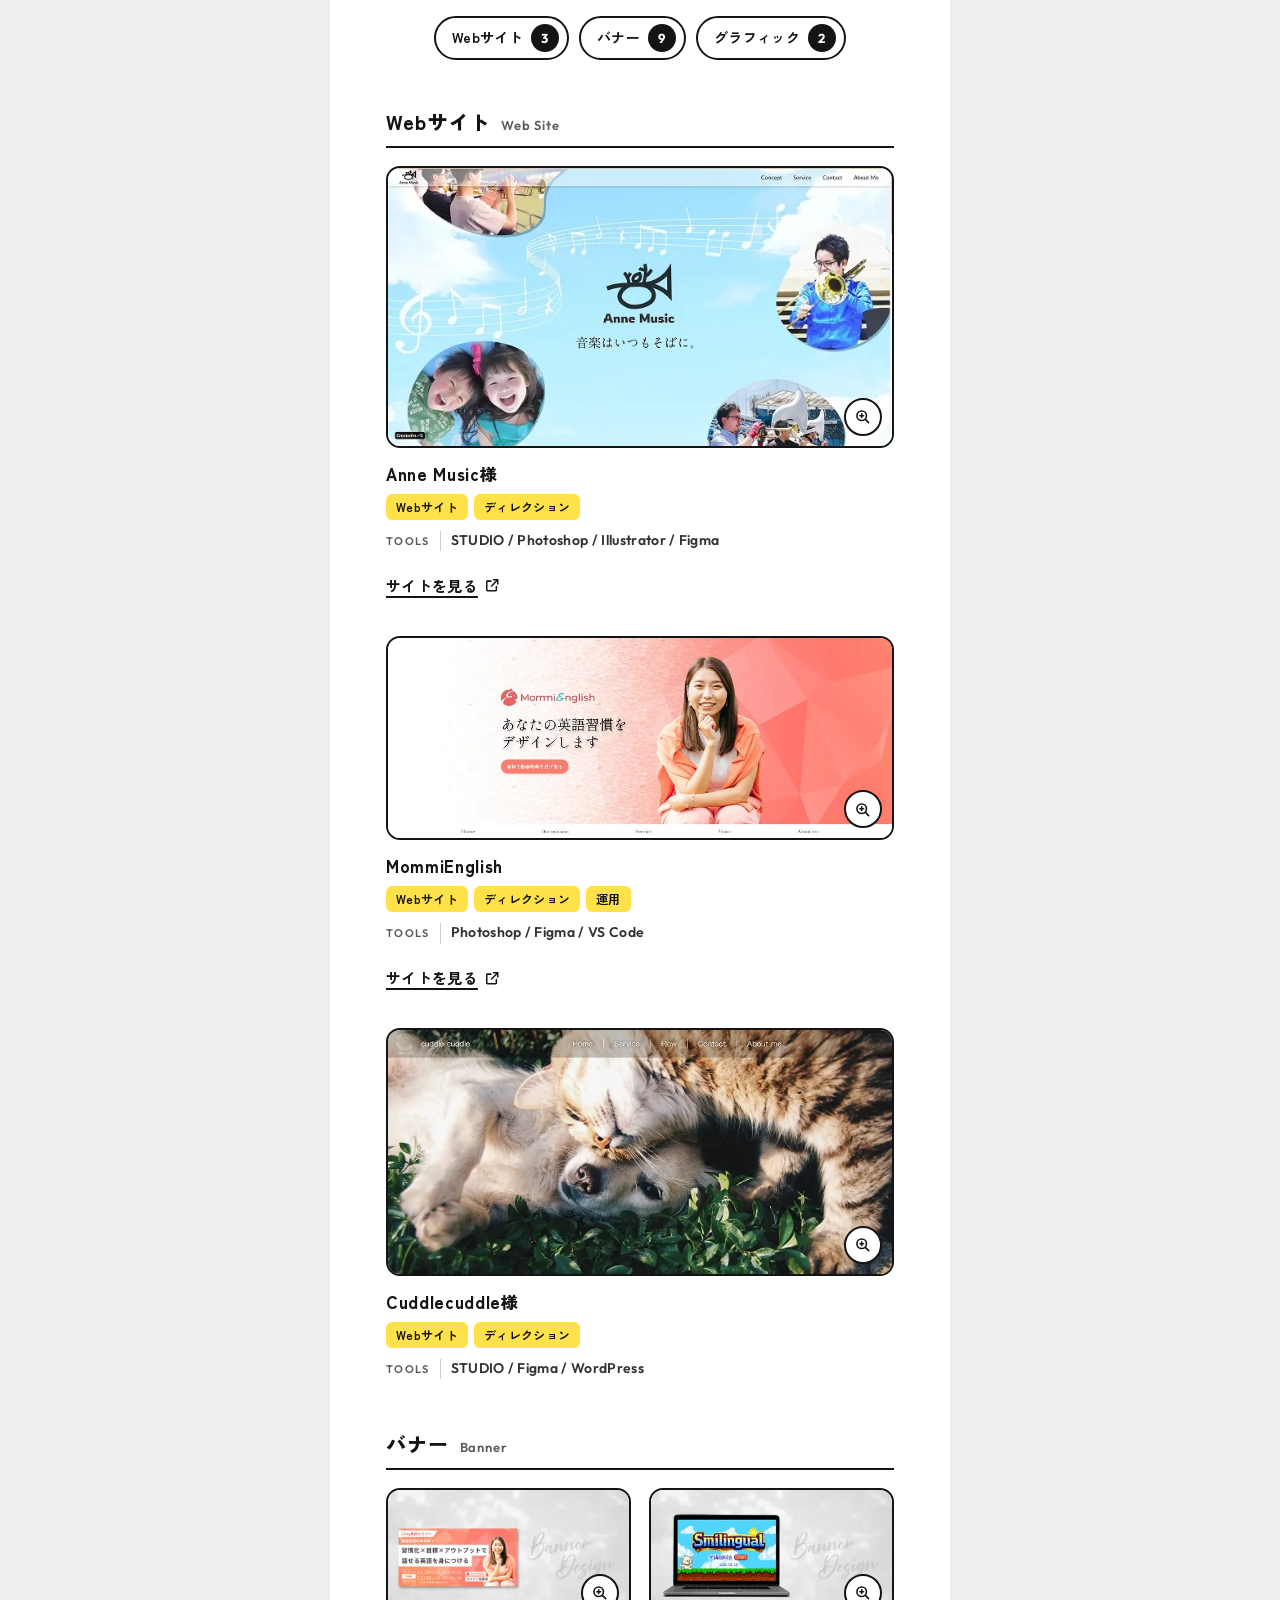
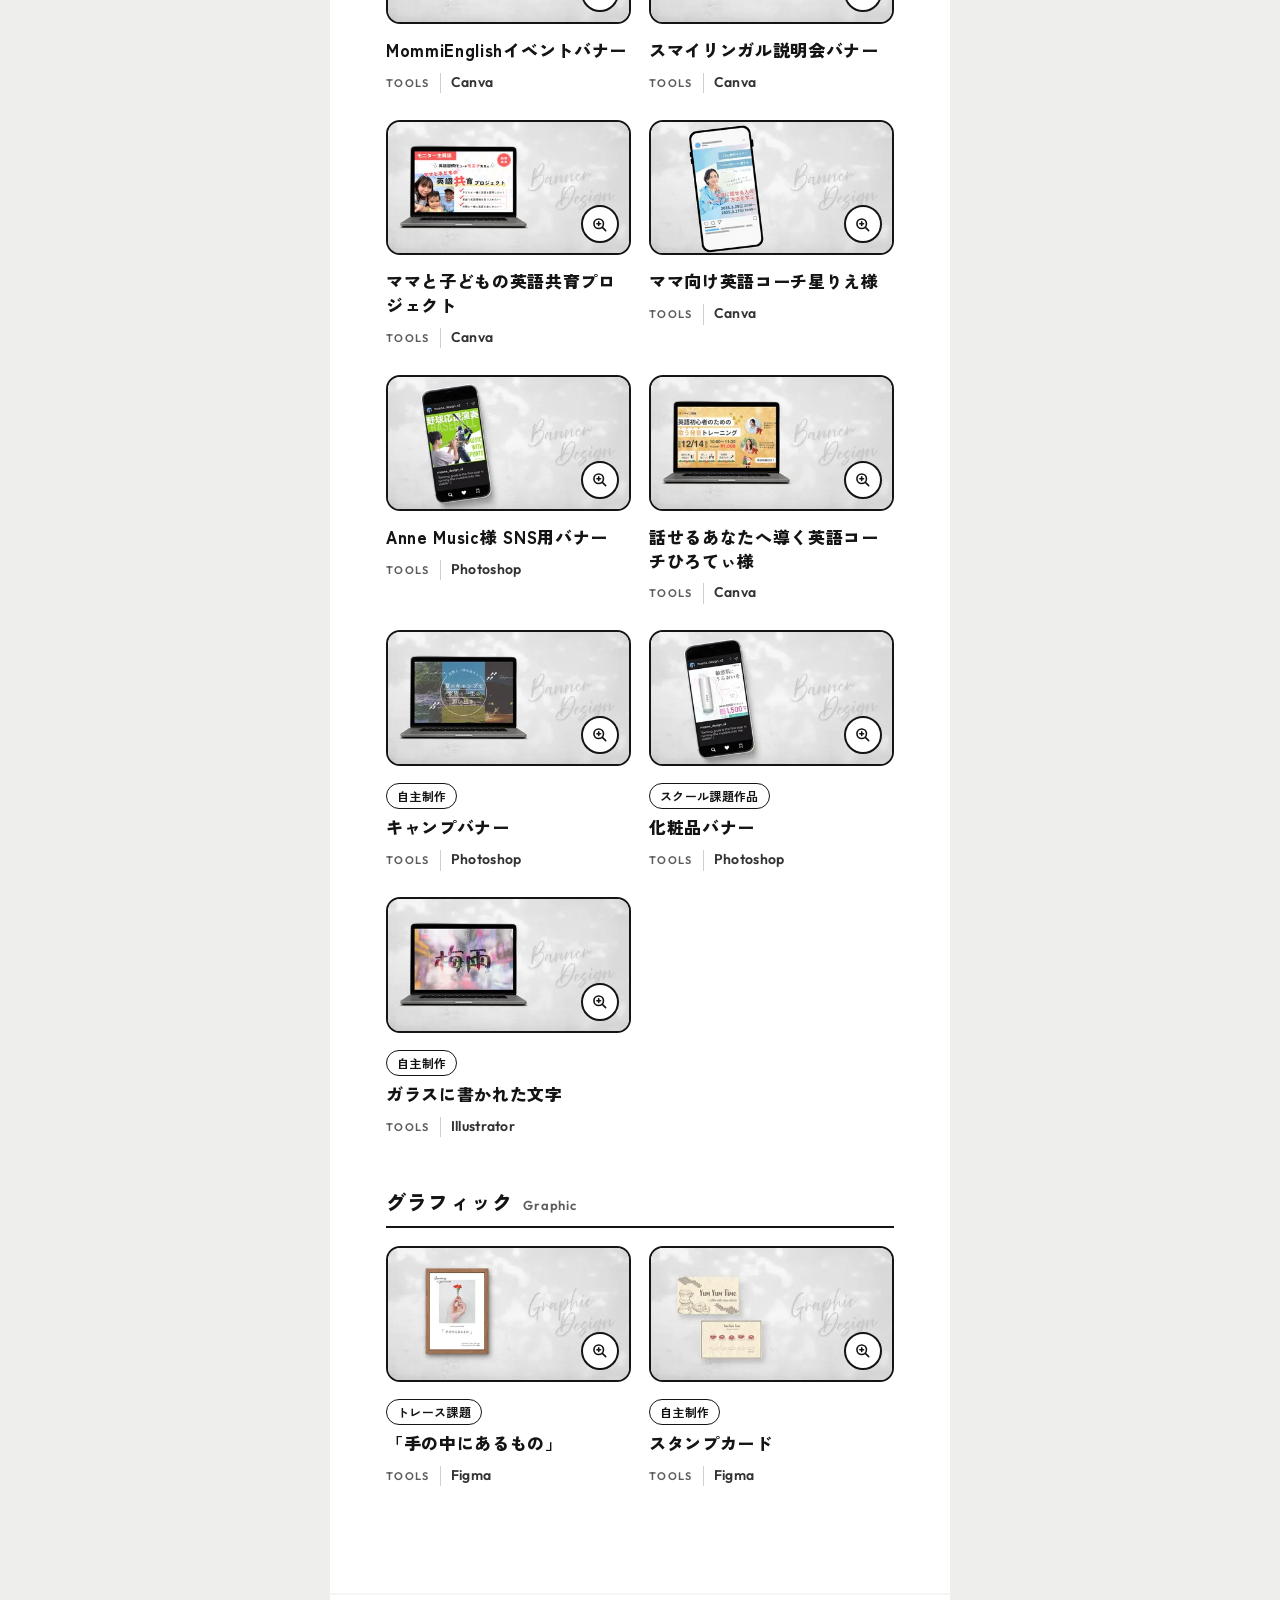
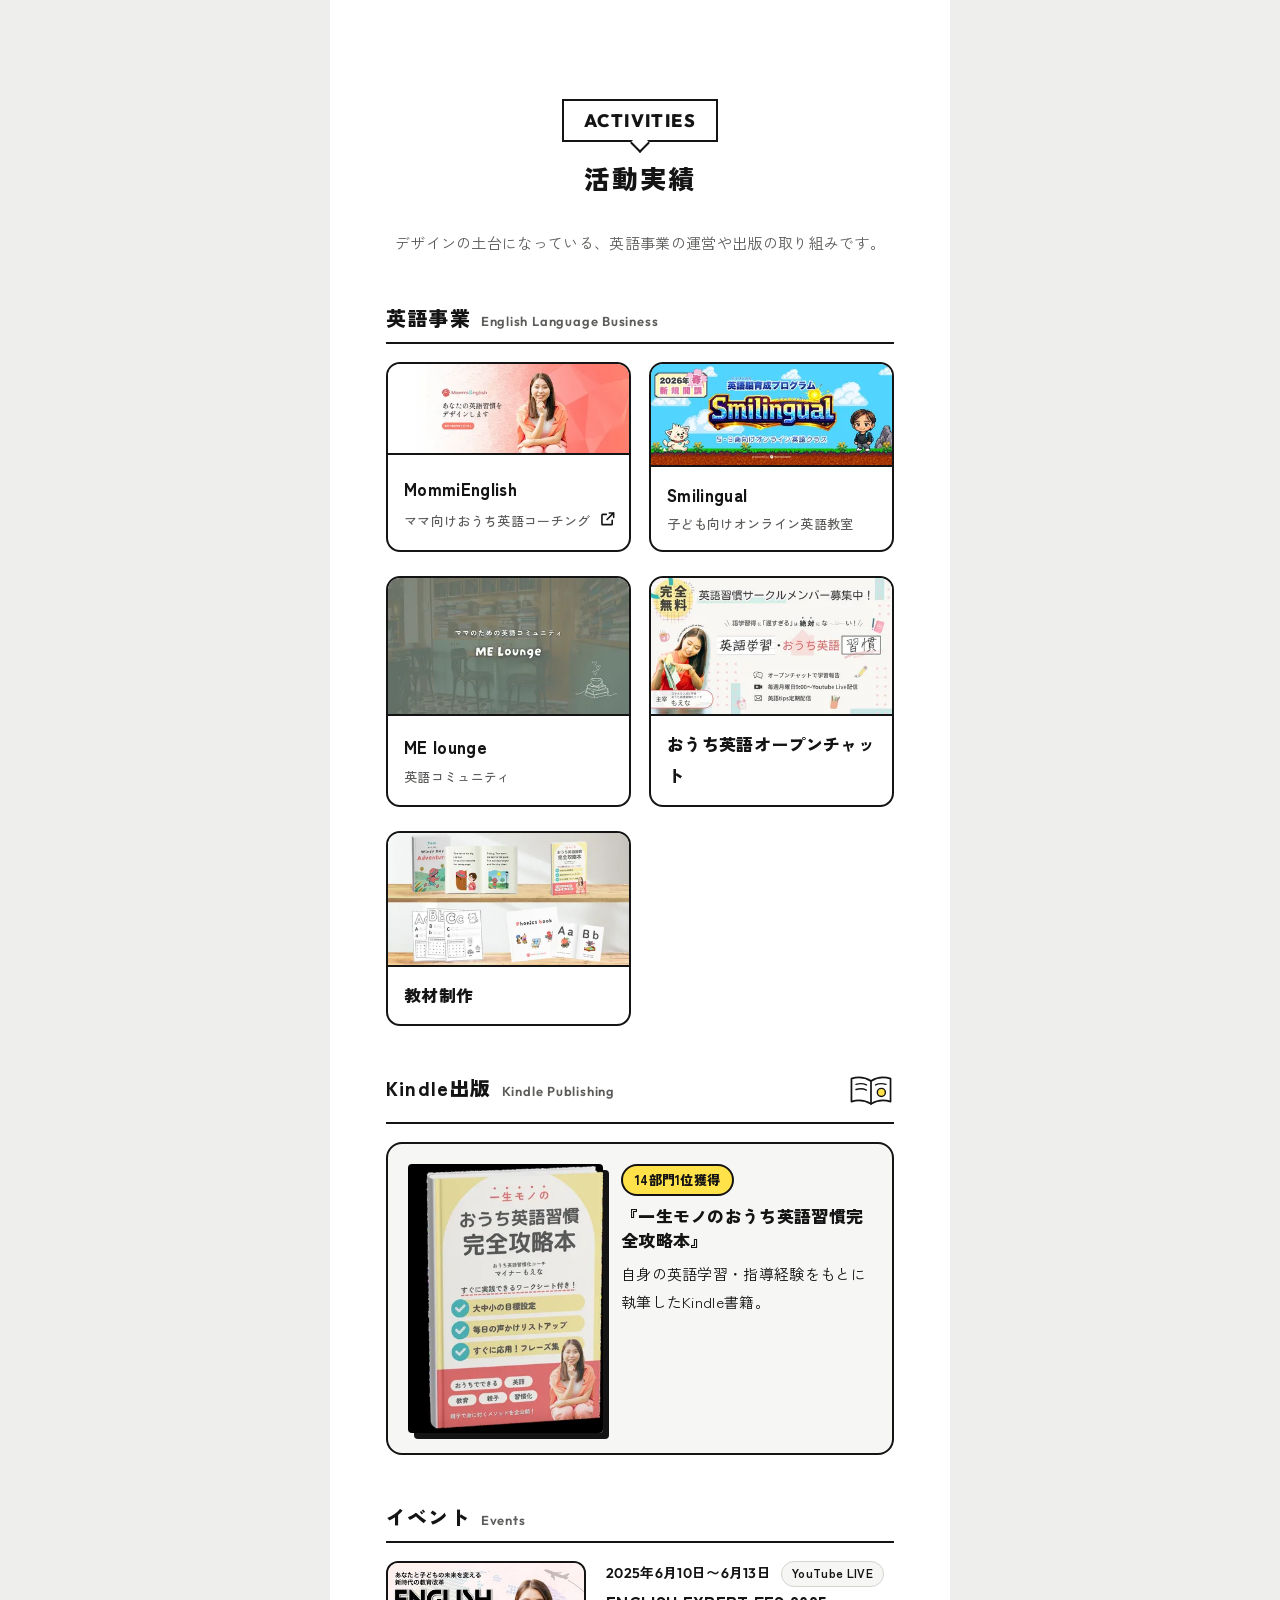
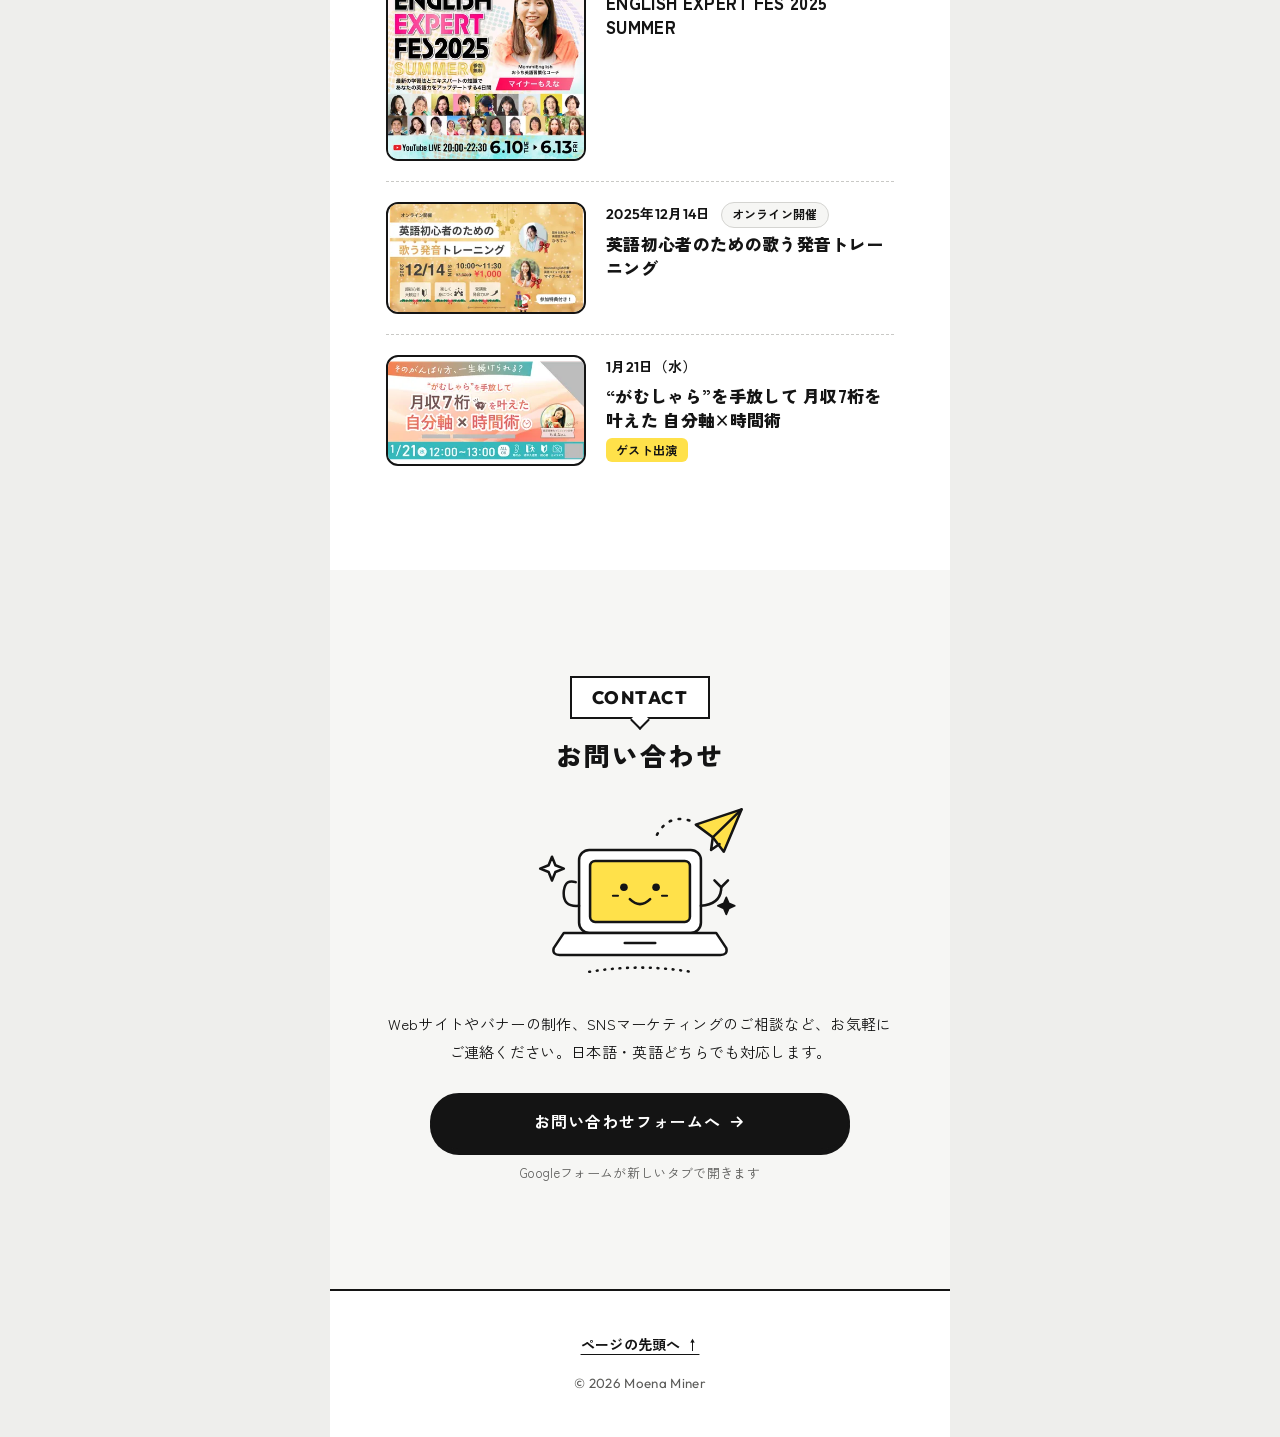
<file: portfolio/index.html>
<!doctype html>
<html lang="ja" class="no-js">
<head>
<meta charset="utf-8">
<meta name="viewport" content="width=device-width, initial-scale=1, viewport-fit=cover">
<title>マイナー萌惠奈｜バイリンガルデザイナー Portfolio</title>
<meta name="description" content="千葉県在住のバイリンガルデザイナー、マイナー萌惠奈のポートフォリオ。FigmaとSTUDIOを使ったWebデザイン、バナー制作、SNSマーケティングのサポートを行っています。">
<link rel="canonical" href="https://mommienglish.com/portfolio/">
<meta property="og:type" content="website">
<meta property="og:url" content="https://mommienglish.com/portfolio/">
<meta property="og:title" content="マイナー萌惠奈｜バイリンガルデザイナー Portfolio">
<meta property="og:description" content="千葉県在住のバイリンガルデザイナー、マイナー萌惠奈のポートフォリオ。FigmaとSTUDIOを使ったWebデザイン、バナー制作、SNSマーケティングのサポートを行っています。">
<meta property="og:image" content="https://mommienglish.com/portfolio/img/og.png">
<meta property="og:image:width" content="1200">
<meta property="og:image:height" content="630">
<meta property="og:locale" content="ja_JP">
<meta name="twitter:card" content="summary_large_image">
<meta name="theme-color" content="#eeeeec">
<link rel="icon" type="image/png" href="img/favicon.png">
<link rel="apple-touch-icon" href="img/favicon.png"> 
<link rel="preconnect" href="https://fonts.googleapis.com">
<link rel="preconnect" href="https://fonts.gstatic.com" crossorigin>
<link rel="stylesheet" href="https://fonts.googleapis.com/css2?family=Outfit:wght@600;800&family=Zen+Kaku+Gothic+New:wght@400;500;700;900&display=swap">
<link rel="stylesheet" href="styles.css">
<script>document.documentElement.classList.replace('no-js', 'js')</script>
<script src="main.js" defer></script>
</head>
<body id="top">
<a class="skip" href="#main">本文へスキップ</a>

<header class="site-header">
  <a class="brand" href="#top" aria-label="Moena Miner トップへ">
    <!-- <span class="brand-mark" aria-hidden="true">
      <svg viewBox="0 0 40 40" class="illust" focusable="false"><path d="M20 3 l4.5 12.5 l12.5 4.5 l-12.5 4.5 l-4.5 12.5 l-4.5 -12.5 l-12.5 -4.5 l12.5 -4.5 z" class="fill-paper" stroke="currentColor" stroke-width="3" stroke-linejoin="round"/></svg>
    </span> -->
    <span class="brand-name" lang="en">Moena Miner</span>
  </a>
  <button class="menu-btn" type="button" aria-expanded="false" aria-controls="global-nav">
    <span class="menu-lines" aria-hidden="true"><span></span><span></span></span>
    <span class="menu-label" lang="en">MENU</span>
  </button>
  <nav id="global-nav" class="global-nav" aria-label="メインメニュー">
    <ul>
      <li><a href="#about"><span lang="en">About</span><small>わたしについて</small></a></li>
      <li><a href="#works"><span lang="en">Works</span><small>制作実績</small></a></li>
      <li><a href="#activities"><span lang="en">Activities</span><small>活動実績</small></a></li>
      <li><a href="#contact"><span lang="en">Contact</span><small>お問い合わせ</small></a></li>
    </ul>
    <a class="btn btn-dark nav-cta" href="#contact">仕事を相談する</a>
  </nav>
</header>

<div class="layout">

<!-- 左パネル（PC・画面幅1100px以上のみ表示） -->
<aside class="side side-left" aria-label="サイドメニュー">
  <p class="bubble">MENU</p>
  <ul class="side-nav">
    <li><a href="#about"><span lang="en">About</span><small>わたしについて</small></a></li>
    <li><a href="#works"><span lang="en">Works</span><small>制作実績</small></a></li>
    <li><a href="#activities"><span lang="en">Activities</span><small>活動実績</small></a></li>
    <li><a href="#contact"><span lang="en">Contact</span><small>お問い合わせ</small></a></li>
  </ul>
</aside>

<main id="main" class="panel">

<!-- ===== ファーストビュー ===== -->
<section class="hero" aria-labelledby="hero-title">
  <p class="hero-eyebrow" lang="en">PORTFOLIO &amp; WORKS</p>
  <p class="hero-catch"><span>ビジネスの目的を理解し、</span><span>成果に繋げるものづくりを。</span></p>
  <p class="hero-catch-en" lang="en">Designing with Business Goals in Mind to Deliver Real Results.</p>
  <div class="hero-visual">
    <div class="hero-photo">
      <img src="img/profile-main-840.webp" srcset="img/profile-main-420.webp 420w, img/profile-main-640.webp 640w, img/profile-main-840.webp 840w" sizes="(min-width: 1100px) 300px, 70vw" width="840" height="840" alt="本を手に取り、笑顔で読んでいるマイナー萌惠奈の写真" fetchpriority="high" decoding="async">
    </div>
    <p class="badge" aria-label="Kindle 14部門1位獲得"><span>Kindle</span><strong>14部門</strong><span>1位獲得</span></p>
    <span class="deco deco-pencil" aria-hidden="true">
      <svg viewBox="0 0 130 44" class="illust" focusable="false" fill="none" stroke="currentColor" stroke-width="3" stroke-linecap="round" stroke-linejoin="round">
        <path d="M30 8 H112 a8 8 0 0 1 8 8 V28 a8 8 0 0 1 -8 8 H30 Z" class="fill-accent"/>
        <path d="M30 8 L6 22 L30 36" class="fill-paper"/>
        <path d="M6 22 L14 17.4 V26.6 Z" class="fill-ink" stroke-width="2"/>
        <path d="M100 8 V36 M30 22 H100"/>
      </svg>
    </span>
    <span class="deco deco-sparkle" aria-hidden="true">
      <svg viewBox="0 0 40 40" class="illust" focusable="false"><path d="M20 3 l4.5 12.5 l12.5 4.5 l-12.5 4.5 l-4.5 12.5 l-4.5 -12.5 l-12.5 -4.5 l12.5 -4.5 z" class="fill-paper" stroke="currentColor" stroke-width="3" stroke-linejoin="round"/></svg>
    </span>
    <span class="deco deco-squiggle" aria-hidden="true">
      <svg viewBox="0 0 120 24" class="illust" focusable="false"><path d="M4 14 Q14 2 24 14 T44 14 T64 14 T84 14 T104 14 T116 10" fill="none" stroke="currentColor" stroke-width="3" stroke-linecap="round"/></svg>
    </span>
    <p class="hello" aria-hidden="true" lang="en">Hello!</p>
  </div>
  <h1 id="hero-title" class="hero-name">
    <span class="hero-title-ja">バイリンガルデザイナー</span>
    <span class="hero-name-ja">マイナー萌惠奈</span>
    <span class="hero-name-en" lang="en">Moena Miner｜Bilingual Designer</span>
  </h1>
  <div class="hero-cta">
    <a class="btn btn-dark" href="#works">制作実績を見る <svg viewBox="0 0 24 24" class="icon" aria-hidden="true" focusable="false"><path d="M5 12h13M13 6l6 6-6 6" fill="none" stroke="currentColor" stroke-width="2.4" stroke-linecap="round" stroke-linejoin="round"/></svg></a>
    <a class="btn btn-accent" href="#contact">仕事を相談する <svg viewBox="0 0 24 24" class="icon" aria-hidden="true" focusable="false"><path d="M5 12h13M13 6l6 6-6 6" fill="none" stroke="currentColor" stroke-width="2.4" stroke-linecap="round" stroke-linejoin="round"/></svg></a>
  </div>
</section>

<!-- ===== わたしについて ===== -->
<section class="section" id="about" aria-labelledby="about-title">
  <div class="sec-head" data-reveal>
    <p class="bubble" aria-hidden="true">ABOUT</p>
    <h2 id="about-title" class="sec-title">わたしについて</h2>
  </div>

  <div class="profile-card" data-reveal>
    <img src="img/profile-laptop-480.webp" srcset="img/profile-laptop-240.webp 240w, img/profile-laptop-480.webp 480w" sizes="120px" width="480" height="480" alt="ノートパソコンで作業するマイナー萌惠奈の写真" loading="lazy" decoding="async" class="about-photo">
    <div>
      <p class="profile-name">マイナー萌惠奈</p>
      <p class="profile-role">バイリンガルデザイナー <span lang="en">/ Bilingual Designer</span></p>
      <p class="profile-meta">千葉県在住・二児の母<br><span lang="en">Live in Chiba, Japan / Mom of two</span></p>
    </div>
  </div>

  <div class="prose" data-reveal>
    <p>はじめまして、もえなです。</p>
    <p>これまで自身のオンライン英語教室の運営や、Kindle書籍の執筆・出版（14部門1位獲得）などを通じて、「ターゲットにメッセージを届けて形にする」WEBマーケティングを実践してきました。</p>
    <p>その経験を活かし、クライアント様の課題に寄り添ったWebデザインや、SNSマーケティングのサポートを行っています。</p>
    <p>本サイトでは、私のデザイン実績とこれまでのビジネス活動をご紹介します。</p>
  </div>

  <details class="en-toggle" data-reveal>
    <summary><span lang="en">Read in English</span><span class="sr-only">（英語の自己紹介を開く）</span></summary>
    <div class="prose" lang="en">
      <p>Hi, I’m Moena.</p>
      <p>Through running my own online English school and publishing a Kindle book—which achieved the #1 spot in 14 categories—I have practical, hands-on experience in web marketing focused on turning ideas into reality and effectively reaching target audiences.</p>
      <p>Leveraging this experience, I provide web design services using Figma and STUDIO, alongside social media marketing support, all tailored closely to each client’s unique challenges.</p>
      <p>This website showcases my design portfolio and my entrepreneurial journey.</p>
    </div>
  </details>

  <figure class="policy" data-reveal>
    <figcaption>大切にしていること</figcaption>
    <blockquote>
      <p><mark>ビジネスの目的を理解し、成果に繋げるものづくりを。</mark></p>
      <p class="policy-en" lang="en">Designing with Business Goals in Mind to Deliver Real Results.</p>
    </blockquote>
  </figure>

  <h3 class="sub-title" data-reveal>できること</h3>
  <ol class="services">
    <li class="service" data-reveal>
      <span class="service-no" aria-hidden="true">01</span>
      <h4>Webサイトのデザイン</h4>
      <p>FigmaとSTUDIOを使ったWebサイトのデザイン。ディレクションや公開後の運用まで担当した実績があります。</p>
    </li>
    <li class="service" data-reveal>
      <span class="service-no" aria-hidden="true">02</span>
      <h4>バナー・グラフィック制作</h4>
      <p>イベント告知やSNS用のバナー、印刷物などのグラフィックを制作しています。</p>
    </li>
    <li class="service" data-reveal>
      <span class="service-no" aria-hidden="true">03</span>
      <h4>SNSマーケティングのサポート</h4>
      <p>自身の英語教室の運営で実践してきた「ターゲットにメッセージを届ける」経験を活かしてサポートします。</p>
    </li>
  </ol>

  <h3 class="sub-title" data-reveal>使用ツール</h3>
  <ul class="tools" data-reveal lang="en">
    <li class="tool">Figma</li>
    <li class="tool">STUDIO</li>
    <li class="tool">Photoshop</li>
    <li class="tool">Illustrator</li>
    <li class="tool">Canva</li>
    <li class="tool">WordPress</li>
    <li class="tool">VS Code</li>
  </ul>
</section>

<!-- ===== 制作実績 =====
     作品を追加するときは、同じグループの <li class="work"> … </li> を1つコピーして中身を書きかえてください。
     ・画像は img/ に入れ、href（タップで拡大される画像）と src / srcset を書きかえる
     ・width / height は画像の実際のサイズ（ピクセル）
     ・<p class="work-label">（自主制作など）、<ul class="roles">（担当範囲）、「サイトを見る」リンクは、なければ行ごと消してOK
     ・カテゴリの件数（上のボタンの数字）は自動で数えます -->
<section class="section" id="works" aria-labelledby="works-title">
  <div class="sec-head" data-reveal>
    <p class="bubble" aria-hidden="true">WORKS</p>
    <h2 id="works-title" class="sec-title">制作実績</h2>
  </div>
  <p class="lead" data-reveal>画像をタップすると拡大して見られます。</p>
  <nav aria-label="制作実績のカテゴリ" data-reveal>
    <ul class="jumps">
      <li><a class="jump" href="#works-web">Webサイト<span>3</span></a></li>
      <li><a class="jump" href="#works-banner">バナー<span>9</span></a></li>
      <li><a class="jump" href="#works-graphic">グラフィック<span>2</span></a></li>
    </ul>
  </nav>

  <!-- Webサイト -->
  <div class="works-group" id="works-web">
    <h3 class="sub-title" data-reveal>Webサイト <span class="sub-en" lang="en">Web Site</span></h3>
    <ul class="works works-web">
      <li class="work work-wide" data-reveal>
        <a class="work-thumb" href="img/web-annemusic-616.webp" data-zoom>
          <img src="img/web-annemusic-616.webp" srcset="img/web-annemusic-480.webp 480w, img/web-annemusic-616.webp 616w" sizes="(min-width: 1100px) 560px, 92vw" width="616" height="340" alt="Anne Music様のWebサイトのトップ画面。青空と音符を背景に「音楽はいつもそばに。」のコピー" loading="lazy" decoding="async">
        </a>
        <div class="work-info">
          <h4 class="work-title">Anne Music様</h4>
          <ul class="roles" aria-label="担当範囲"><li class="role">Webサイト</li><li class="role">ディレクション</li></ul>
          <p class="work-tools"><span class="work-tools-label">Tools</span>STUDIO / Photoshop / Illustrator / Figma</p>
          <a class="text-link" href="https://annemusic.studio.site/" target="_blank" rel="noopener">サイトを見る <svg viewBox="0 0 24 24" class="icon" aria-hidden="true" focusable="false"><path d="M14 4h6v6M20 4l-9 9M18 14v5a1 1 0 0 1-1 1H5a1 1 0 0 1-1-1V7a1 1 0 0 1 1-1h5" fill="none" stroke="currentColor" stroke-width="2.2" stroke-linecap="round" stroke-linejoin="round"/></svg><span class="sr-only">（新しいタブで開きます）</span></a>
        </div>
      </li>
      <li class="work work-wide" data-reveal>
        <a class="work-thumb" href="img/web-mommienglish-836.webp" data-zoom>
          <img src="img/web-mommienglish-836.webp" srcset="img/web-mommienglish-480.webp 480w, img/web-mommienglish-836.webp 836w" sizes="(min-width: 1100px) 560px, 92vw" width="836" height="333" alt="MommiEnglishのWebサイトのトップ画面。「あなたの英語習慣をデザインします」のコピー" loading="lazy" decoding="async">
        </a>
        <div class="work-info">
          <h4 class="work-title">MommiEnglish</h4>
          <ul class="roles" aria-label="担当範囲"><li class="role">Webサイト</li><li class="role">ディレクション</li><li class="role">運用</li></ul>
          <p class="work-tools"><span class="work-tools-label">Tools</span>Photoshop / Figma / VS Code</p>
          <a class="text-link" href="https://mommienglish.com/" target="_blank" rel="noopener">サイトを見る <svg viewBox="0 0 24 24" class="icon" aria-hidden="true" focusable="false"><path d="M14 4h6v6M20 4l-9 9M18 14v5a1 1 0 0 1-1 1H5a1 1 0 0 1-1-1V7a1 1 0 0 1 1-1h5" fill="none" stroke="currentColor" stroke-width="2.2" stroke-linecap="round" stroke-linejoin="round"/></svg><span class="sr-only">（新しいタブで開きます）</span></a>
        </div>
      </li>
      <li class="work work-wide" data-reveal>
        <a class="work-thumb" href="img/web-cuddlecuddle-703.webp" data-zoom>
          <img src="img/web-cuddlecuddle-703.webp" srcset="img/web-cuddlecuddle-480.webp 480w, img/web-cuddlecuddle-703.webp 703w" sizes="(min-width: 1100px) 560px, 92vw" width="703" height="340" alt="Cuddlecuddle様のWebサイトのトップ画面。草の上で寄り添う犬と猫の写真" loading="lazy" decoding="async">
        </a>
        <div class="work-info">
          <h4 class="work-title">Cuddlecuddle様</h4>
          <ul class="roles" aria-label="担当範囲"><li class="role">Webサイト</li><li class="role">ディレクション</li></ul>
          <p class="work-tools"><span class="work-tools-label">Tools</span>STUDIO / Figma / WordPress</p>
        </div>
      </li>
    </ul>
  </div>

  <!-- バナー -->
  <div class="works-group" id="works-banner">
    <h3 class="sub-title" data-reveal>バナー <span class="sub-en" lang="en">Banner</span></h3>
    <ul class="works">
      <li class="work" data-reveal>
        <a class="work-thumb" href="img/banner-mommienglish-event-620.webp" data-zoom>
          <img src="img/banner-mommienglish-event-620.webp" srcset="img/banner-mommienglish-event-400.webp 400w, img/banner-mommienglish-event-620.webp 620w" sizes="(min-width: 1100px) 270px, (min-width: 480px) 45vw, 92vw" width="620" height="340" alt="1Day無料セミナー「習慣化×目標×アウトプットで話せる英語を身につける」の告知バナー" loading="lazy" decoding="async">
        </a>
        <div class="work-info">
          <h4 class="work-title">MommiEnglishイベントバナー</h4>
          <p class="work-tools"><span class="work-tools-label">Tools</span>Canva</p>
        </div>
      </li>
      <li class="work" data-reveal>
        <a class="work-thumb" href="img/banner-smilingual-620.webp" data-zoom>
          <img src="img/banner-smilingual-620.webp" srcset="img/banner-smilingual-400.webp 400w, img/banner-smilingual-620.webp 620w" sizes="(min-width: 1100px) 270px, (min-width: 480px) 45vw, 92vw" width="620" height="340" alt="ゲーム画面風のデザインで「Smilingual 受講説明会」を告知するバナー" loading="lazy" decoding="async">
        </a>
        <div class="work-info">
          <h4 class="work-title">スマイリンガル説明会バナー</h4>
          <p class="work-tools"><span class="work-tools-label">Tools</span>Canva</p>
        </div>
      </li>
      <li class="work" data-reveal>
        <a class="work-thumb" href="img/banner-kyoiku-project-620.webp" data-zoom>
          <img src="img/banner-kyoiku-project-620.webp" srcset="img/banner-kyoiku-project-400.webp 400w, img/banner-kyoiku-project-620.webp 620w" sizes="(min-width: 1100px) 270px, (min-width: 480px) 45vw, 92vw" width="620" height="340" alt="「ママと子どもの英語共育プロジェクト」モニター生募集のバナー" loading="lazy" decoding="async">
        </a>
        <div class="work-info">
          <h4 class="work-title">ママと子どもの英語共育プロジェクト</h4>
          <p class="work-tools"><span class="work-tools-label">Tools</span>Canva</p>
        </div>
      </li>
      <li class="work" data-reveal>
        <a class="work-thumb" href="img/banner-hoshirie-620.webp" data-zoom>
          <img src="img/banner-hoshirie-620.webp" srcset="img/banner-hoshirie-400.webp 400w, img/banner-hoshirie-620.webp 620w" sizes="(min-width: 1100px) 270px, (min-width: 480px) 45vw, 92vw" width="620" height="340" alt="1Day無料セミナー「本当に話せる人のインプット方法を学ぶ」のSNS用バナー" loading="lazy" decoding="async">
        </a>
        <div class="work-info">
          <h4 class="work-title">ママ向け英語コーチ星りえ様</h4>
          <p class="work-tools"><span class="work-tools-label">Tools</span>Canva</p>
        </div>
      </li>
      <li class="work" data-reveal>
        <a class="work-thumb" href="img/banner-annemusic-sns-620.webp" data-zoom>
          <img src="img/banner-annemusic-sns-620.webp" srcset="img/banner-annemusic-sns-400.webp 400w, img/banner-annemusic-sns-620.webp 620w" sizes="(min-width: 1100px) 270px, (min-width: 480px) 45vw, 92vw" width="620" height="340" alt="「野球応援演奏」のSNS用バナー。トランペットを演奏する人物の写真" loading="lazy" decoding="async">
        </a>
        <div class="work-info">
          <h4 class="work-title">Anne Music様 SNS用バナー</h4>
          <p class="work-tools"><span class="work-tools-label">Tools</span>Photoshop</p>
        </div>
      </li>
      <li class="work" data-reveal>
        <a class="work-thumb" href="img/banner-hiroty-620.webp" data-zoom>
          <img src="img/banner-hiroty-620.webp" srcset="img/banner-hiroty-400.webp 400w, img/banner-hiroty-620.webp 620w" sizes="(min-width: 1100px) 270px, (min-width: 480px) 45vw, 92vw" width="620" height="340" alt="「英語初心者のための歌う発音トレーニング」のオンラインイベント告知バナー" loading="lazy" decoding="async">
        </a>
        <div class="work-info">
          <h4 class="work-title">話せるあなたへ導く英語コーチひろてぃ様</h4>
          <p class="work-tools"><span class="work-tools-label">Tools</span>Canva</p>
        </div>
      </li>
      <li class="work" data-reveal>
        <a class="work-thumb" href="img/banner-camp-620.webp" data-zoom>
          <img src="img/banner-camp-620.webp" srcset="img/banner-camp-400.webp 400w, img/banner-camp-620.webp 620w" sizes="(min-width: 1100px) 270px, (min-width: 480px) 45vw, 92vw" width="620" height="340" alt="川辺や夜のキャンプ場の写真に「夏のキャンプで家族の一生の思い出を。」のコピーを重ねたバナー" loading="lazy" decoding="async">
        </a>
        <div class="work-info">
          <p class="work-label">自主制作</p>
          <h4 class="work-title">キャンプバナー</h4>
          <p class="work-tools"><span class="work-tools-label">Tools</span>Photoshop</p>
        </div>
      </li>
      <li class="work" data-reveal>
        <a class="work-thumb" href="img/banner-cosmetics-620.webp" data-zoom>
          <img src="img/banner-cosmetics-620.webp" srcset="img/banner-cosmetics-400.webp 400w, img/banner-cosmetics-620.webp 620w" sizes="(min-width: 1100px) 270px, (min-width: 480px) 45vw, 92vw" width="620" height="340" alt="「敏感肌にうるおいを」のコピーと化粧品ボトルを配置したSNS用バナー" loading="lazy" decoding="async">
        </a>
        <div class="work-info">
          <p class="work-label">スクール課題作品</p>
          <h4 class="work-title">化粧品バナー</h4>
          <p class="work-tools"><span class="work-tools-label">Tools</span>Photoshop</p>
        </div>
      </li>
      <li class="work" data-reveal>
        <a class="work-thumb" href="img/banner-tsuyu-620.webp" data-zoom>
          <img src="img/banner-tsuyu-620.webp" srcset="img/banner-tsuyu-400.webp 400w, img/banner-tsuyu-620.webp 620w" sizes="(min-width: 1100px) 270px, (min-width: 480px) 45vw, 92vw" width="620" height="340" alt="雨に濡れたガラスに「梅雨」と書かれたように見えるビジュアル" loading="lazy" decoding="async">
        </a>
        <div class="work-info">
          <p class="work-label">自主制作</p>
          <h4 class="work-title">ガラスに書かれた文字</h4>
          <p class="work-tools"><span class="work-tools-label">Tools</span>Illustrator</p>
        </div>
      </li>
    </ul>
  </div>

  <!-- グラフィック -->
  <div class="works-group" id="works-graphic">
    <h3 class="sub-title" data-reveal>グラフィック <span class="sub-en" lang="en">Graphic</span></h3>
    <ul class="works">
      <li class="work" data-reveal>
        <a class="work-thumb" href="img/graphic-tenonaka-620.webp" data-zoom>
          <img src="img/graphic-tenonaka-620.webp" srcset="img/graphic-tenonaka-400.webp 400w, img/graphic-tenonaka-620.webp 620w" sizes="(min-width: 1100px) 270px, (min-width: 480px) 45vw, 92vw" width="620" height="340" alt="赤いカーネーションを持つ手の写真を使った写真展ポスター「手の中にあるもの」" loading="lazy" decoding="async">
        </a>
        <div class="work-info">
          <p class="work-label">トレース課題</p>
          <h4 class="work-title">「手の中にあるもの」</h4>
          <p class="work-tools"><span class="work-tools-label">Tools</span>Figma</p>
        </div>
      </li>
      <li class="work" data-reveal>
        <a class="work-thumb" href="img/graphic-stampcard-620.webp" data-zoom>
          <img src="img/graphic-stampcard-620.webp" srcset="img/graphic-stampcard-400.webp 400w, img/graphic-stampcard-620.webp 620w" sizes="(min-width: 1100px) 270px, (min-width: 480px) 45vw, 92vw" width="620" height="340" alt="コーヒーとドーナツのイラストを使ったカフェ「Yum Yum Time」のショップカードとスタンプカード" loading="lazy" decoding="async">
        </a>
        <div class="work-info">
          <p class="work-label">自主制作</p>
          <h4 class="work-title">スタンプカード</h4>
          <p class="work-tools"><span class="work-tools-label">Tools</span>Figma</p>
        </div>
      </li>
    </ul>
  </div>
</section>

<!-- ===== 活動実績 ===== -->
<section class="section" id="activities" aria-labelledby="activities-title">
  <div class="sec-head" data-reveal>
    <p class="bubble" aria-hidden="true">ACTIVITIES</p>
    <h2 id="activities-title" class="sec-title">活動実績</h2>
  </div>
  <p class="lead" data-reveal>デザインの土台になっている、英語事業の運営や出版の取り組みです。</p>

  <h3 class="sub-title" data-reveal>英語事業 <span class="sub-en" lang="en">English Language Business</span></h3>
  <ul class="bizs">
    <li class="biz" data-reveal>
      <a class="biz-link" href="https://mommienglish.com/" target="_blank" rel="noopener">
        <img src="img/biz-mommienglish-640.webp" srcset="img/biz-mommienglish-400.webp 400w, img/biz-mommienglish-640.webp 640w" sizes="(min-width: 1100px) 270px, (min-width: 480px) 45vw, 92vw" width="640" height="236" alt="MommiEnglishのメインビジュアル。「あなたの英語習慣をデザインします」のコピー" loading="lazy" decoding="async">
        <span class="biz-text"><span class="biz-title">MommiEnglish</span><span class="biz-sub">ママ向けおうち英語コーチング</span></span>
        <span class="biz-ext"><svg viewBox="0 0 24 24" class="icon" aria-hidden="true" focusable="false"><path d="M14 4h6v6M20 4l-9 9M18 14v5a1 1 0 0 1-1 1H5a1 1 0 0 1-1-1V7a1 1 0 0 1 1-1h5" fill="none" stroke="currentColor" stroke-width="2.2" stroke-linecap="round" stroke-linejoin="round"/></svg><span class="sr-only">（新しいタブで開きます）</span></span>
      </a>
    </li>
    <li class="biz" data-reveal>
      <div class="biz-link">
        <img src="img/biz-smilingual-640.webp" srcset="img/biz-smilingual-400.webp 400w, img/biz-smilingual-640.webp 640w" sizes="(min-width: 1100px) 270px, (min-width: 480px) 45vw, 92vw" width="640" height="267" alt="ゲーム画面風の「Smilingual」のメインビジュアル" loading="lazy" decoding="async">
        <span class="biz-text"><span class="biz-title">Smilingual</span><span class="biz-sub">子ども向けオンライン英語教室</span></span>
      </div>
    </li>
    <li class="biz" data-reveal>
      <div class="biz-link">
        <img src="img/biz-melounge-640.webp" srcset="img/biz-melounge-400.webp 400w, img/biz-melounge-640.webp 640w" sizes="(min-width: 1100px) 270px, (min-width: 480px) 45vw, 92vw" width="640" height="360" alt="「ママのための英語コミュニティ ME Lounge」のメインビジュアル" loading="lazy" decoding="async">
        <span class="biz-text"><span class="biz-title">ME lounge</span><span class="biz-sub">英語コミュニティ</span></span>
      </div>
    </li>
    <li class="biz" data-reveal>
      <div class="biz-link">
        <img src="img/biz-openchat-640.webp" srcset="img/biz-openchat-400.webp 400w, img/biz-openchat-640.webp 640w" sizes="(min-width: 1100px) 270px, (min-width: 480px) 45vw, 92vw" width="640" height="360" alt="「英語習慣サークルメンバー募集中！」の告知画像" loading="lazy" decoding="async">
        <span class="biz-text"><span class="biz-title">おうち英語オープンチャット</span></span>
      </div>
    </li>
    <li class="biz" data-reveal>
      <div class="biz-link">
        <img src="img/biz-materials-620.webp" srcset="img/biz-materials-400.webp 400w, img/biz-materials-620.webp 620w" sizes="(min-width: 1100px) 270px, (min-width: 480px) 45vw, 92vw" width="620" height="340" alt="棚に並んだ英語の絵本、アルファベットのワークシート、フォニックスブック、Kindle書籍" loading="lazy" decoding="async">
        <span class="biz-text"><span class="biz-title">教材制作</span></span>
      </div>
    </li>
  </ul>

  <h3 class="sub-title" data-reveal>Kindle出版 <span class="sub-en" lang="en">Kindle Publishing</span>
    <span class="sub-illust" aria-hidden="true">
      <svg viewBox="0 0 80 56" class="illust" focusable="false" fill="none" stroke="currentColor" stroke-width="3" stroke-linecap="round" stroke-linejoin="round">
        <path d="M40 12 Q24 2 6 8 V48 Q24 42 40 52 Q56 42 74 48 V8 Q56 2 40 12 Z" class="fill-paper"/>
        <path d="M40 12 V52"/>
        <path d="M14 18 Q24 15 32 19 M14 27 Q24 24 32 28 M48 19 Q56 15 66 18" stroke-width="2.5"/>
        <circle cx="58" cy="32" r="7" class="fill-accent" stroke-width="2.5"/>
      </svg>
    </span>
  </h3>
  <article class="book" data-reveal>
    <div class="book-cover">
      <img src="img/kindle-cover-520.webp" srcset="img/kindle-cover-300.webp 300w, img/kindle-cover-520.webp 520w" sizes="(min-width: 1100px) 200px, 42vw" width="520" height="718" alt="Kindle書籍『一生モノのおうち英語習慣完全攻略本』の表紙" loading="lazy" decoding="async">
    </div>
    <div class="book-text">
      <p class="book-badge">14部門1位獲得</p>
      <h4>『一生モノのおうち英語習慣完全攻略本』</h4>
      <div class="prose"><p>自身の英語学習・指導経験をもとに執筆したKindle書籍。</p></div>
      <!-- Amazonの販売ページへのリンクを入れる場合はここに追加：
           <a class="text-link" href="（AmazonのURL）" target="_blank" rel="noopener">Amazonで見る</a> -->
    </div>
  </article>

  <!-- イベントを追加するときは <li class="event"> … </li> を1つコピーしてください -->
  <h3 class="sub-title" data-reveal>イベント <span class="sub-en" lang="en">Events</span></h3>
  <ul class="events">
    <li class="event" data-reveal>
      <a class="event-thumb" href="img/event-english-expert-fes-1080.webp" data-zoom>
        <img src="img/event-english-expert-fes-620.webp" srcset="img/event-english-expert-fes-360.webp 360w, img/event-english-expert-fes-620.webp 620w" sizes="(min-width: 1100px) 220px, 92vw" width="620" height="620" alt="「ENGLISH EXPERT FES 2025 SUMMER」の告知画像。出演者の顔写真が並ぶ" loading="lazy" decoding="async">
      </a>
      <div class="event-text">
        <p class="event-date">2025年6月10日〜6月13日<span>YouTube LIVE</span></p>
        <h4>ENGLISH EXPERT FES 2025 SUMMER</h4>
      </div>
    </li>
    <li class="event" data-reveal>
      <a class="event-thumb" href="img/event-pronunciation-620.webp" data-zoom>
        <img src="img/event-pronunciation-620.webp" srcset="img/event-pronunciation-360.webp 360w, img/event-pronunciation-620.webp 620w" sizes="(min-width: 1100px) 220px, 92vw" width="620" height="340" alt="「英語初心者のための歌う発音トレーニング」の告知画像" loading="lazy" decoding="async">
      </a>
      <div class="event-text">
        <p class="event-date">2025年12月14日<span>オンライン開催</span></p>
        <h4>英語初心者のための歌う発音トレーニング</h4>
      </div>
    </li>
    <li class="event" data-reveal>
      <a class="event-thumb" href="img/event-jibunjiku-620.webp" data-zoom>
        <img src="img/event-jibunjiku-620.webp" srcset="img/event-jibunjiku-360.webp 360w, img/event-jibunjiku-620.webp 620w" sizes="(min-width: 1100px) 220px, 92vw" width="620" height="340" alt="「自分軸×時間術」のイベント告知画像。ゲストとしてもえなさんの写真" loading="lazy" decoding="async">
      </a>
      <div class="event-text">
        <p class="event-date">1月21日（水）</p>
        <h4>“がむしゃら”を手放して 月収7桁を叶えた 自分軸×時間術</h4>
        <p class="event-note">ゲスト出演</p>
      </div>
    </li>
  </ul>
</section>

<!-- ===== お問い合わせ =====
     ボタンのリンク先（Googleフォーム）は main.js の一番上で設定します -->
<section class="section section-contact" id="contact" aria-labelledby="contact-title">
  <div class="sec-head" data-reveal>
    <p class="bubble" aria-hidden="true">CONTACT</p>
    <h2 id="contact-title" class="sec-title">お問い合わせ</h2>
  </div>
  <div class="contact-intro" data-reveal>
    <div class="contact-illust" aria-hidden="true">
      <svg viewBox="0 0 260 210" class="illust" focusable="false" fill="none" stroke="currentColor" stroke-width="3" stroke-linecap="round" stroke-linejoin="round">
        <path d="M150 34 Q166 6 196 20" stroke-dasharray="2 9"/>
        <path d="M196 22 L250 4 L229 54 L216 37 Z" class="fill-accent"/>
        <path d="M216 37 L250 4 M216 37 L214 52 L224 45"/>
        <path d="M26 60 l4 10 l10 4 l-10 4 l-4 10 l-4 -10 l-10 -4 l10 -4 z" class="fill-paper"/>
        <path d="M232 108 l3 7 l7 3 l-7 3 l-3 7 l-3 -7 l-7 -3 l7 -3 z" class="fill-ink" stroke-width="2"/>
        <rect x="58" y="52" width="144" height="98" rx="12" class="fill-paper"/>
        <rect x="71" y="65" width="118" height="72" rx="6" class="fill-accent"/>
        <circle cx="111" cy="96" r="4.5" class="fill-ink" stroke="none"/>
        <circle cx="149" cy="96" r="4.5" class="fill-ink" stroke="none"/>
        <path d="M118 110 Q130 122 142 110"/>
        <path d="M98 106 h6 M156 106 h6" stroke-width="2.5"/>
        <path d="M40 150 H220 L232 168 Q234 176 225 176 H35 Q26 176 28 168 Z" class="fill-paper"/>
        <path d="M112 162 H148"/>
        <path d="M58 118 Q38 120 40 100 Q42 86 54 90"/>
        <path d="M202 118 Q226 116 226 96"/>
        <path d="M218 88 l8 8 l8 -8"/>
        <path d="M70 196 Q130 186 190 196" stroke-dasharray="1 8"/>
      </svg>
    </div>
    <p>Webサイトやバナーの制作、SNSマーケティングのご相談など、お気軽にご連絡ください。日本語・英語どちらでも対応します。</p>
  </div>
  <div class="contact-cta" data-reveal>
    <a class="btn btn-dark btn-block" href="#contact" data-link="form">お問い合わせフォームへ <svg viewBox="0 0 24 24" class="icon" aria-hidden="true" focusable="false"><path d="M5 12h13M13 6l6 6-6 6" fill="none" stroke="currentColor" stroke-width="2.4" stroke-linecap="round" stroke-linejoin="round"/></svg></a>
    <p class="contact-note">Googleフォームが新しいタブで開きます</p>
    <p class="form-status" role="status" aria-live="polite"></p>
  </div>
</section>

<footer class="footer">
  <a class="to-top" href="#top">ページの先頭へ ↑</a>
  <p><small lang="en">© 2026 Moena Miner</small></p>
</footer>
</main>

<!-- 右パネル（PC・画面幅1100px以上のみ表示） -->
<aside class="side side-right" aria-label="お問い合わせへの案内">
  <p class="bubble">LET'S TALK</p>
  <div class="side-illust" aria-hidden="true">
    <svg viewBox="0 0 260 210" class="illust" focusable="false" fill="none" stroke="currentColor" stroke-width="3" stroke-linecap="round" stroke-linejoin="round">
      <path d="M150 34 Q166 6 196 20" stroke-dasharray="2 9"/>
      <path d="M196 22 L250 4 L229 54 L216 37 Z" class="fill-accent"/>
      <path d="M216 37 L250 4 M216 37 L214 52 L224 45"/>
      <path d="M26 60 l4 10 l10 4 l-10 4 l-4 10 l-4 -10 l-10 -4 l10 -4 z" class="fill-paper"/>
      <path d="M232 108 l3 7 l7 3 l-7 3 l-3 7 l-3 -7 l-7 -3 l7 -3 z" class="fill-ink" stroke-width="2"/>
      <rect x="58" y="52" width="144" height="98" rx="12" class="fill-paper"/>
      <rect x="71" y="65" width="118" height="72" rx="6" class="fill-accent"/>
      <circle cx="111" cy="96" r="4.5" class="fill-ink" stroke="none"/>
      <circle cx="149" cy="96" r="4.5" class="fill-ink" stroke="none"/>
      <path d="M118 110 Q130 122 142 110"/>
      <path d="M98 106 h6 M156 106 h6" stroke-width="2.5"/>
      <path d="M40 150 H220 L232 168 Q234 176 225 176 H35 Q26 176 28 168 Z" class="fill-paper"/>
      <path d="M112 162 H148"/>
      <path d="M58 118 Q38 120 40 100 Q42 86 54 90"/>
      <path d="M202 118 Q226 116 226 96"/>
      <path d="M218 88 l8 8 l8 -8"/>
      <path d="M70 196 Q130 186 190 196" stroke-dasharray="1 8"/>
    </svg>
  </div>
  <p class="side-text">デザインのご相談は<br>お気軽にどうぞ</p>
  <a class="btn btn-dark" href="#contact">仕事を相談する <svg viewBox="0 0 24 24" class="icon" aria-hidden="true" focusable="false"><path d="M5 12h13M13 6l6 6-6 6" fill="none" stroke="currentColor" stroke-width="2.4" stroke-linecap="round" stroke-linejoin="round"/></svg></a>
</aside>

</div>

<!-- 作品の拡大表示（中身は main.js が作ります） -->
<dialog class="work-dialog" aria-label="作品の詳細">
  <div class="dialog-inner"></div>
  <button class="dialog-close" type="button" aria-label="閉じる"><span aria-hidden="true">×</span></button>
</dialog>

</body>
</html>
</file>
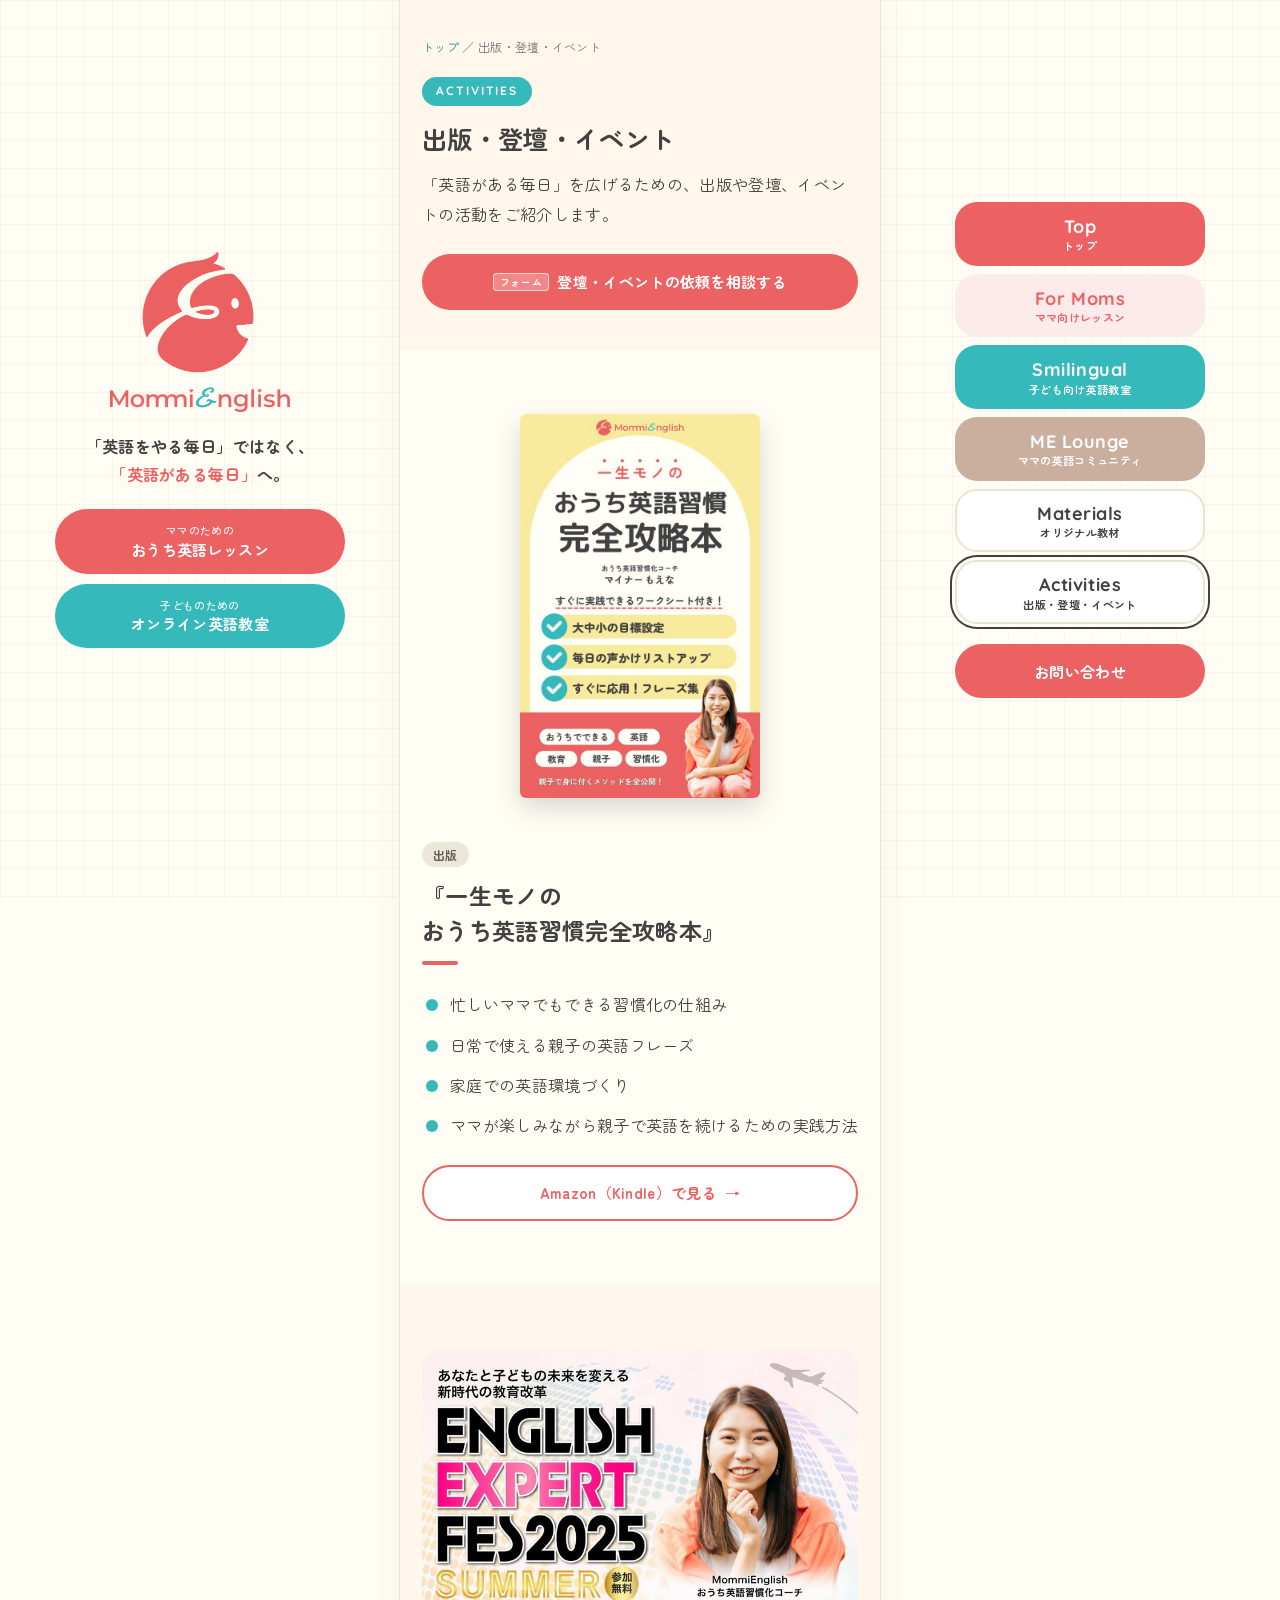
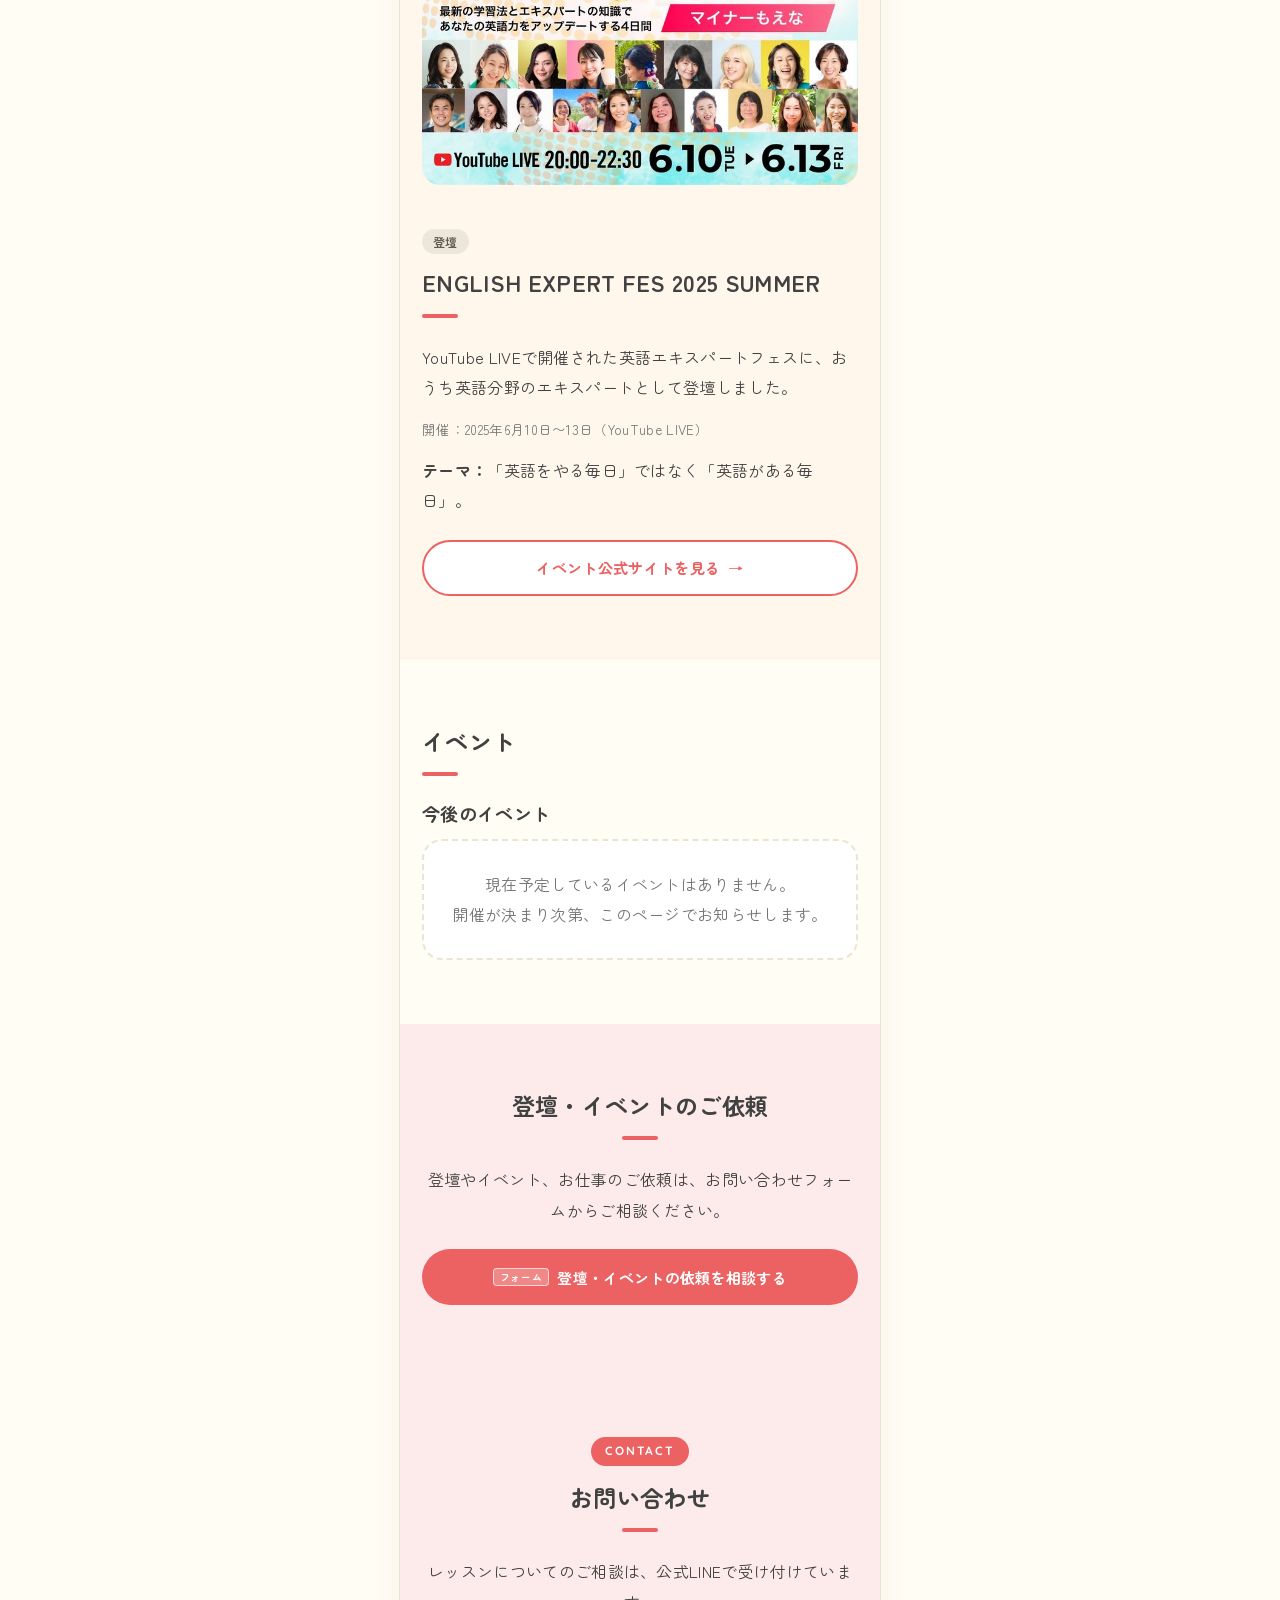
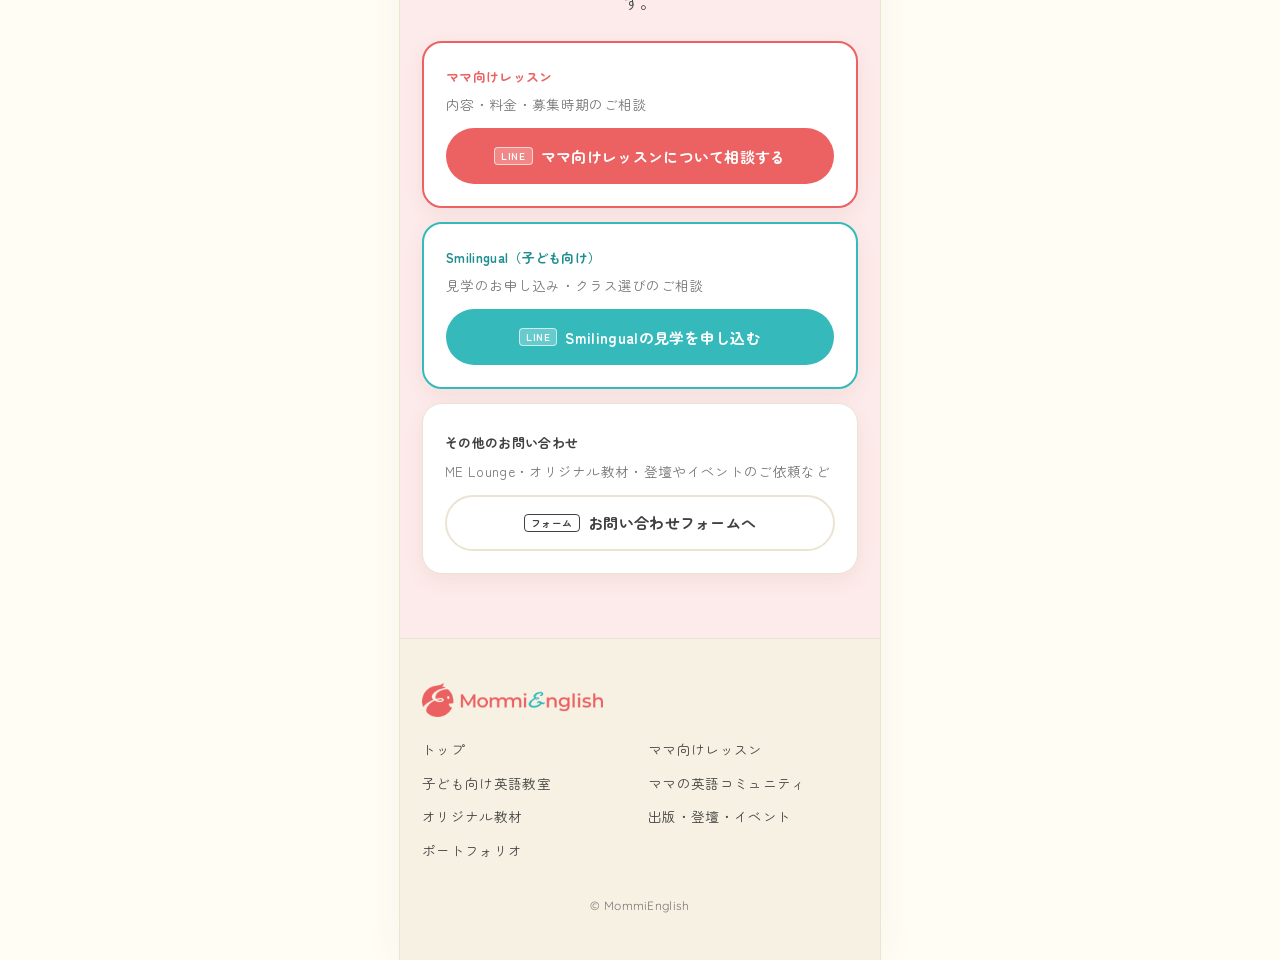
<file: activity.html>
<!doctype html>
<html lang="ja">
<head>
<meta charset="utf-8">
<meta name="viewport" content="width=device-width, initial-scale=1">
<title>出版・登壇・イベント｜MommiEnglish</title>
<meta name="description" content="「英語がある毎日」を広げるためのMommiEnglishの活動。Kindle本『一生モノのおうち英語習慣完全攻略本』の出版、ENGLISH EXPERT FES 2025 SUMMERへの登壇、イベント情報。">
<meta property="og:type" content="article">
<meta property="og:site_name" content="MommiEnglish">
<meta property="og:title" content="出版・登壇・イベント｜MommiEnglish">
<meta property="og:description" content="「英語がある毎日」を広げるためのMommiEnglishの活動。Kindle本『一生モノのおうち英語習慣完全攻略本』の出版、ENGLISH EXPERT FES 2025 SUMMERへの登壇、イベント情報。">
<!-- ドメイン決定後に追加：<link rel="canonical" href="https://（ドメイン）/activity.html"> と <meta property="og:image" content="https://（ドメイン）/images/hero.jpg"> -->
<meta name="theme-color" content="#fffdf4">
<link rel="icon" type="image/png" href="images/favicon.png">
<link rel="apple-touch-icon" href="images/favicon.png">
<link rel="preconnect" href="https://fonts.googleapis.com">
<link rel="preconnect" href="https://fonts.gstatic.com" crossorigin>
<link href="https://fonts.googleapis.com/css2?family=Zen+Maru+Gothic:wght@400;500;700&family=Quicksand:wght@600;700&display=swap" rel="stylesheet">
<link rel="stylesheet" href="css/style.css">
</head>
<body>
<a class="skip" href="#main">本文へスキップ</a>

<div class="stage">

<!-- 左パネル（PC・画面幅1100px以上のみ表示） -->
<aside class="side side-l" aria-label="MommiEnglish">
  <div class="in">
    <a href="index.html"><img class="basic" src="images/logo-basic.png" alt="MommiEnglish トップへ" width="720" height="638"></a>
    <p class="catch">「英語をやる毎日」ではなく、<br><em>「英語がある毎日」</em>へ。</p>
    <div class="duo">
      <a class="btn btn-main" href="mama.html"><small>ママのための</small>おうち英語レッスン</a>
      <a class="btn btn-sub" href="smilingual.html"><small>子どものための</small>オンライン英語教室</a>
    </div>
  </div>
</aside>

<div class="site">

<header class="hdr">
  <div class="in">
    <a class="logo" href="index.html"><img src="images/logo-type.png" alt="MommiEnglish トップへ" width="900" height="123"></a>
    <a class="btn btn-main hcta" href="#contact">お問い合わせ</a>
    <button class="hamb" id="hamb" type="button" aria-label="メニュー" aria-expanded="false" aria-controls="drawer"><span></span><span></span><span></span></button>
  </div>
  <nav class="drawer" id="drawer" aria-label="メインメニュー">
      <a href="index.html">トップ <small>MommiEnglishについて</small></a>
      <a href="mama.html">ママ向けレッスン <small>MommiEnglish</small></a>
      <a href="smilingual.html">子ども向け英語教室 <small>Smilingual</small></a>
      <a href="lounge.html">ママの英語コミュニティ <small>ME Lounge</small></a>
      <a href="materials.html">オリジナル教材 <small>Materials</small></a>
      <a href="activity.html" aria-current="page">出版・登壇・イベント <small>Activities</small></a>
  </nav>
</header>

<main id="main">
<section class="pagehead" style="background:var(--cream)">
  <div class="wrap">
    <nav class="crumb" aria-label="パンくずリスト"><a href="index.html">トップ</a> ／ 出版・登壇・イベント</nav>
    <span class="eyebrow">ACTIVITIES</span>
    <h1>出版・登壇・イベント</h1>
    <p>「英語がある毎日」を広げるための、出版や登壇、イベントの活動をご紹介します。</p>
    <div class="btn-row"><a class="btn btn-main" data-link="form"><span class="tag">フォーム</span>登壇・イベントの依頼を相談する</a></div>
  </div>
</section>

<section class="sec">
  <div class="wrap">
    <img class="cover" src="images/book-cover.jpg" alt="『一生モノのおうち英語習慣完全攻略本』表紙" width="600" height="960" style="max-width:240px">
    <div class="mt-l">
      <span class="st st-past">出版</span>
      <h2 class="ttl" style="margin-top:10px">『一生モノのおうち英語習慣完全攻略本』</h2>
      <ul class="check">
        <li>忙しいママでもできる習慣化の仕組み</li>
        <li>日常で使える親子の英語フレーズ</li>
        <li>家庭での英語環境づくり</li>
        <li>ママが楽しみながら親子で英語を続けるための実践方法</li>
      </ul>
      <div class="btn-row"><a class="btn btn-ghost-main arrow" href="https://amzn.asia/d/067r43e2" target="_blank" rel="noopener">Amazon（Kindle）で見る</a></div>
    </div>
  </div>
</section>

<section class="sec tint">
  <div class="wrap">
    <img class="photo" src="images/expert-fes-2025.jpg" alt="ENGLISH EXPERT FES 2025 SUMMER 登壇告知画像" width="720" height="720" loading="lazy">
    <div class="mt-l">
      <span class="st st-past">登壇</span>
      <h2 class="ttl" style="margin-top:10px">ENGLISH EXPERT FES 2025 SUMMER</h2>
      <p>YouTube LIVEで開催された英語エキスパートフェスに、おうち英語分野のエキスパートとして登壇しました。</p>
      <p class="small">開催：2025年6月10日〜13日（YouTube LIVE）</p>
      <p><b>テーマ：</b>「英語をやる毎日」ではなく「英語がある毎日」。</p>
      <div class="btn-row"><a class="btn btn-ghost-main arrow" href="https://en.brightjp.net/expert-fes2025summer" target="_blank" rel="noopener">イベント公式サイトを見る</a></div>
    </div>
  </div>
</section>

<section class="sec">
  <div class="wrap">
    <h2 class="ttl">イベント</h2>
    <h3>今後のイベント</h3>
    <div class="empty">
      <p style="margin:0">現在予定しているイベントはありません。<br>開催が決まり次第、このページでお知らせします。</p>
    </div>
    <!-- イベントの予定ができたら、上の「empty」ブロックを削除して、下のようなカードを並べる：
    <div class="card stack">
      <img class="photo r-16-9" src="images/（画像）.jpg" alt="（イベント名）">
      <div><span class="st st-open">参加受付中</span><h3 style="margin-top:8px">イベント名</h3><p class="small">開催日：○年○月○日<br>概要</p></div>
      <a class="btn btn-ghost arrow" href="（Peatix等のURL）" target="_blank" rel="noopener">詳細・お申し込み</a>
    </div>
    過去のイベント（Peatix）の実績も、同じカードで「これまでの開催実績」として追加できます。 -->
  </div>
</section>

<section class="sec tint-main">
  <div class="wrap center">
    <h2 class="ttl">登壇・イベントのご依頼</h2>
    <p>登壇やイベント、お仕事のご依頼は、お問い合わせフォームからご相談ください。</p>
    <div class="btn-row"><a class="btn btn-main" data-link="form"><span class="tag">フォーム</span>登壇・イベントの依頼を相談する</a></div>
  </div>
</section>
</main>

<!-- お問い合わせ（全ページ共通） -->
<section class="contact" id="contact">
  <div class="wrap center">
    <span class="eyebrow main">CONTACT</span>
    <h2 class="ttl">お問い合わせ</h2>
    <p>レッスンについてのご相談は、公式LINEで受け付けています。</p>
    <div class="grid mt-m">
      <div class="card" style="border:2px solid var(--main)">
        <span class="label for main">ママ向けレッスン</span>
        <p class="small" style="margin:2px 0 0">内容・料金・募集時期のご相談</p>
        <a class="btn btn-main" data-link="line"><span class="tag">LINE</span>ママ向けレッスンについて相談する</a>
      </div>
      <div class="card" style="border:2px solid var(--sub)">
        <span class="label for sub">Smilingual（子ども向け）</span>
        <p class="small" style="margin:2px 0 0">見学のお申し込み・クラス選びのご相談</p>
        <a class="btn btn-sub" data-link="line"><span class="tag">LINE</span>Smilingualの見学を申し込む</a>
      </div>
      <div class="card">
        <span class="label">その他のお問い合わせ</span>
        <p class="small" style="margin:2px 0 0">ME Lounge・オリジナル教材・登壇やイベントのご依頼など</p>
        <a class="btn btn-ghost" data-link="form"><span class="tag">フォーム</span>お問い合わせフォームへ</a>
      </div>
    </div>
  </div>
</section>

<footer class="ftr">
  <div class="wrap">
    <a href="index.html"><img class="ftr-logo" src="images/logo-horizontal.png" alt="MommiEnglish" width="1000" height="188"></a>
    <!-- 会社情報（正式名称・所在地・連絡先）が決まったらここに追加 -->
    <nav aria-label="フッターメニュー">
      <ul>
          <li><a href="index.html">トップ</a></li>
          <li><a href="mama.html">ママ向けレッスン</a></li>
          <li><a href="smilingual.html">子ども向け英語教室</a></li>
          <li><a href="lounge.html">ママの英語コミュニティ</a></li>
          <li><a href="materials.html">オリジナル教材</a></li>
          <li><a href="activity.html">出版・登壇・イベント</a></li>
          <li><a href="portfolio/index.html">ポートフォリオ</a></li>
      </ul>
    </nav>
    <!-- プライバシーポリシー・特定商取引法に基づく表記・利用規約のページができたらここにリンクを追加 -->
    <p class="copy">© MommiEnglish</p>
  </div>
</footer>

</div><!-- /.site -->

<!-- 右パネル（PC・画面幅1100px以上のみ表示） -->
<aside class="side side-r" aria-label="メニュー">
  <div class="in">
    <nav class="tabs" aria-label="メインメニュー">
      <a class="t1" href="index.html"><span class="en">Top</span><span class="jp">トップ</span></a>
      <a class="t2" href="mama.html"><span class="en">For Moms</span><span class="jp">ママ向けレッスン</span></a>
      <a class="t3" href="smilingual.html"><span class="en">Smilingual</span><span class="jp">子ども向け英語教室</span></a>
      <a class="t4" href="lounge.html"><span class="en">ME Lounge</span><span class="jp">ママの英語コミュニティ</span></a>
      <a class="t5" href="materials.html"><span class="en">Materials</span><span class="jp">オリジナル教材</span></a>
      <a class="t6" href="activity.html" aria-current="page"><span class="en">Activities</span><span class="jp">出版・登壇・イベント</span></a>
    </nav>
    <a class="btn btn-main" href="#contact">お問い合わせ</a>
  </div>
</aside>

</div><!-- /.stage -->

<div class="toast" id="toast" role="status" aria-live="polite"></div>
<script src="js/main.js"></script>
</body>
</html>
</file>
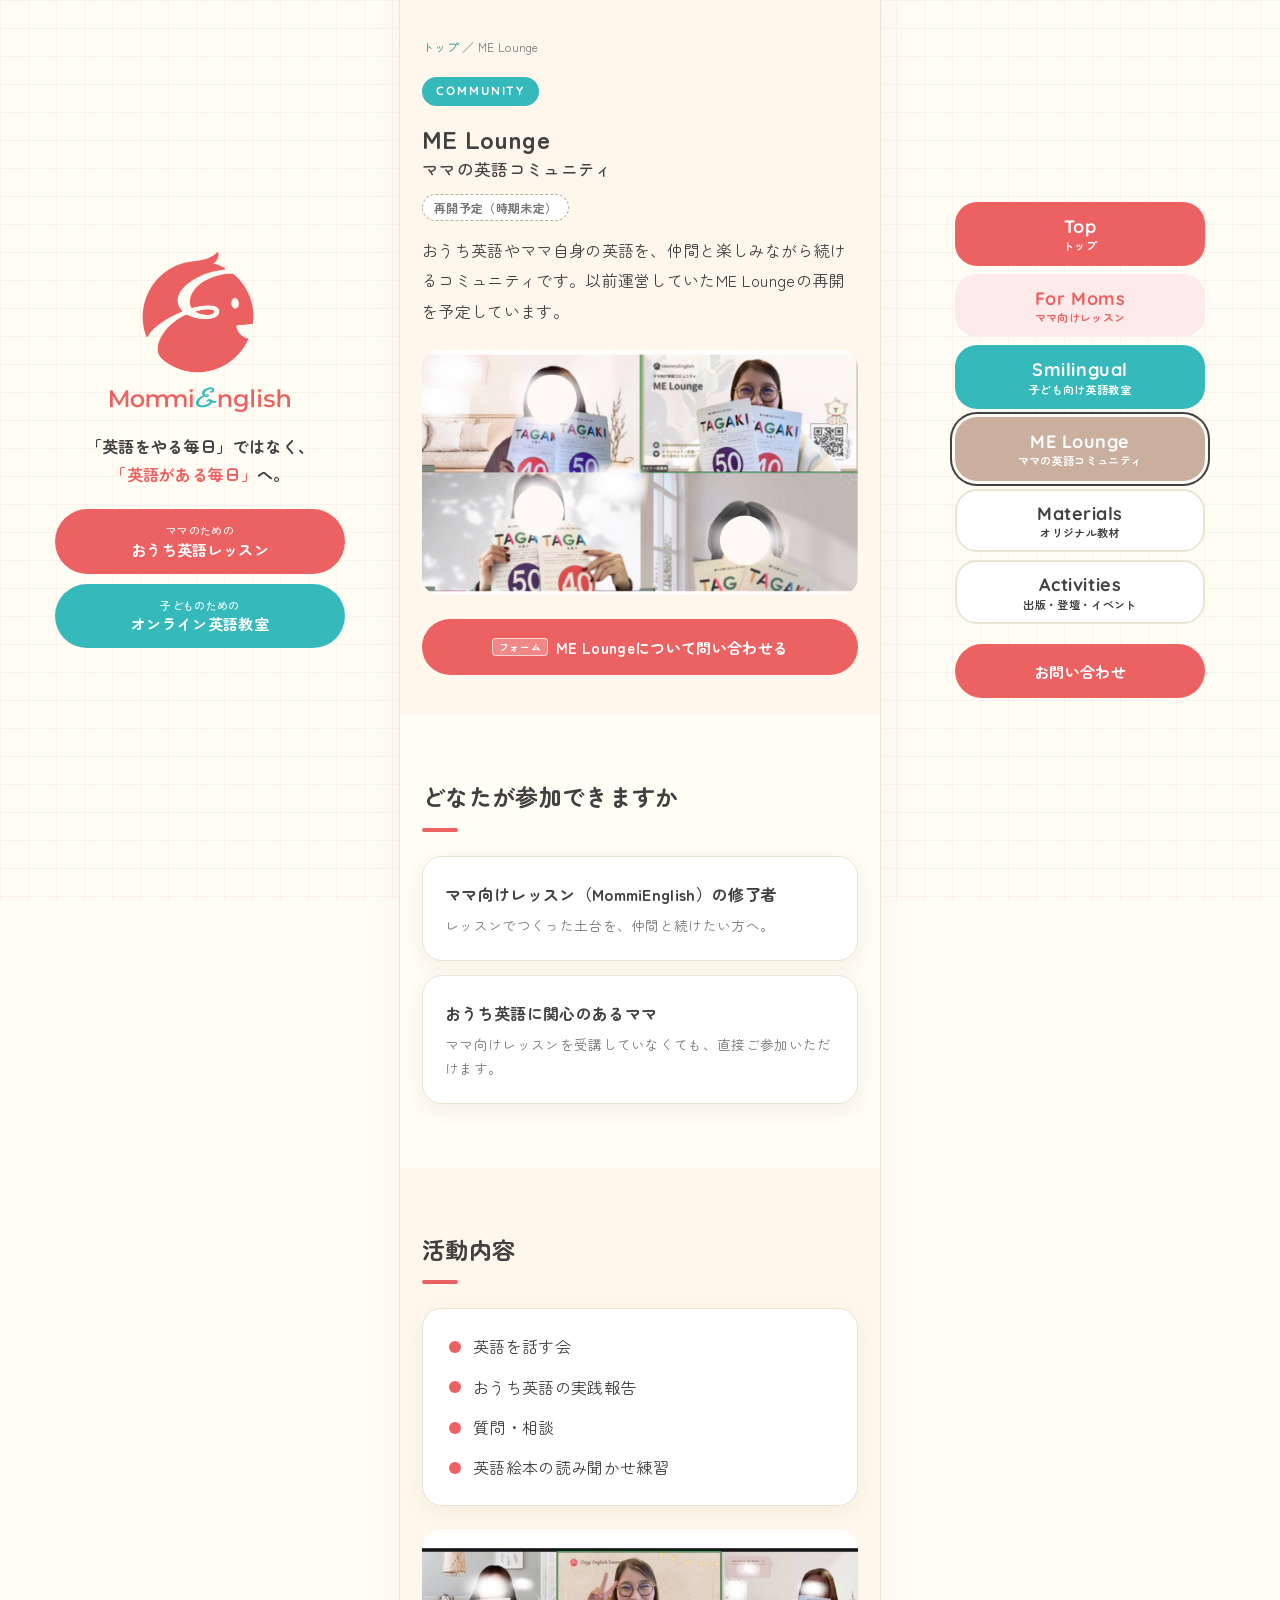
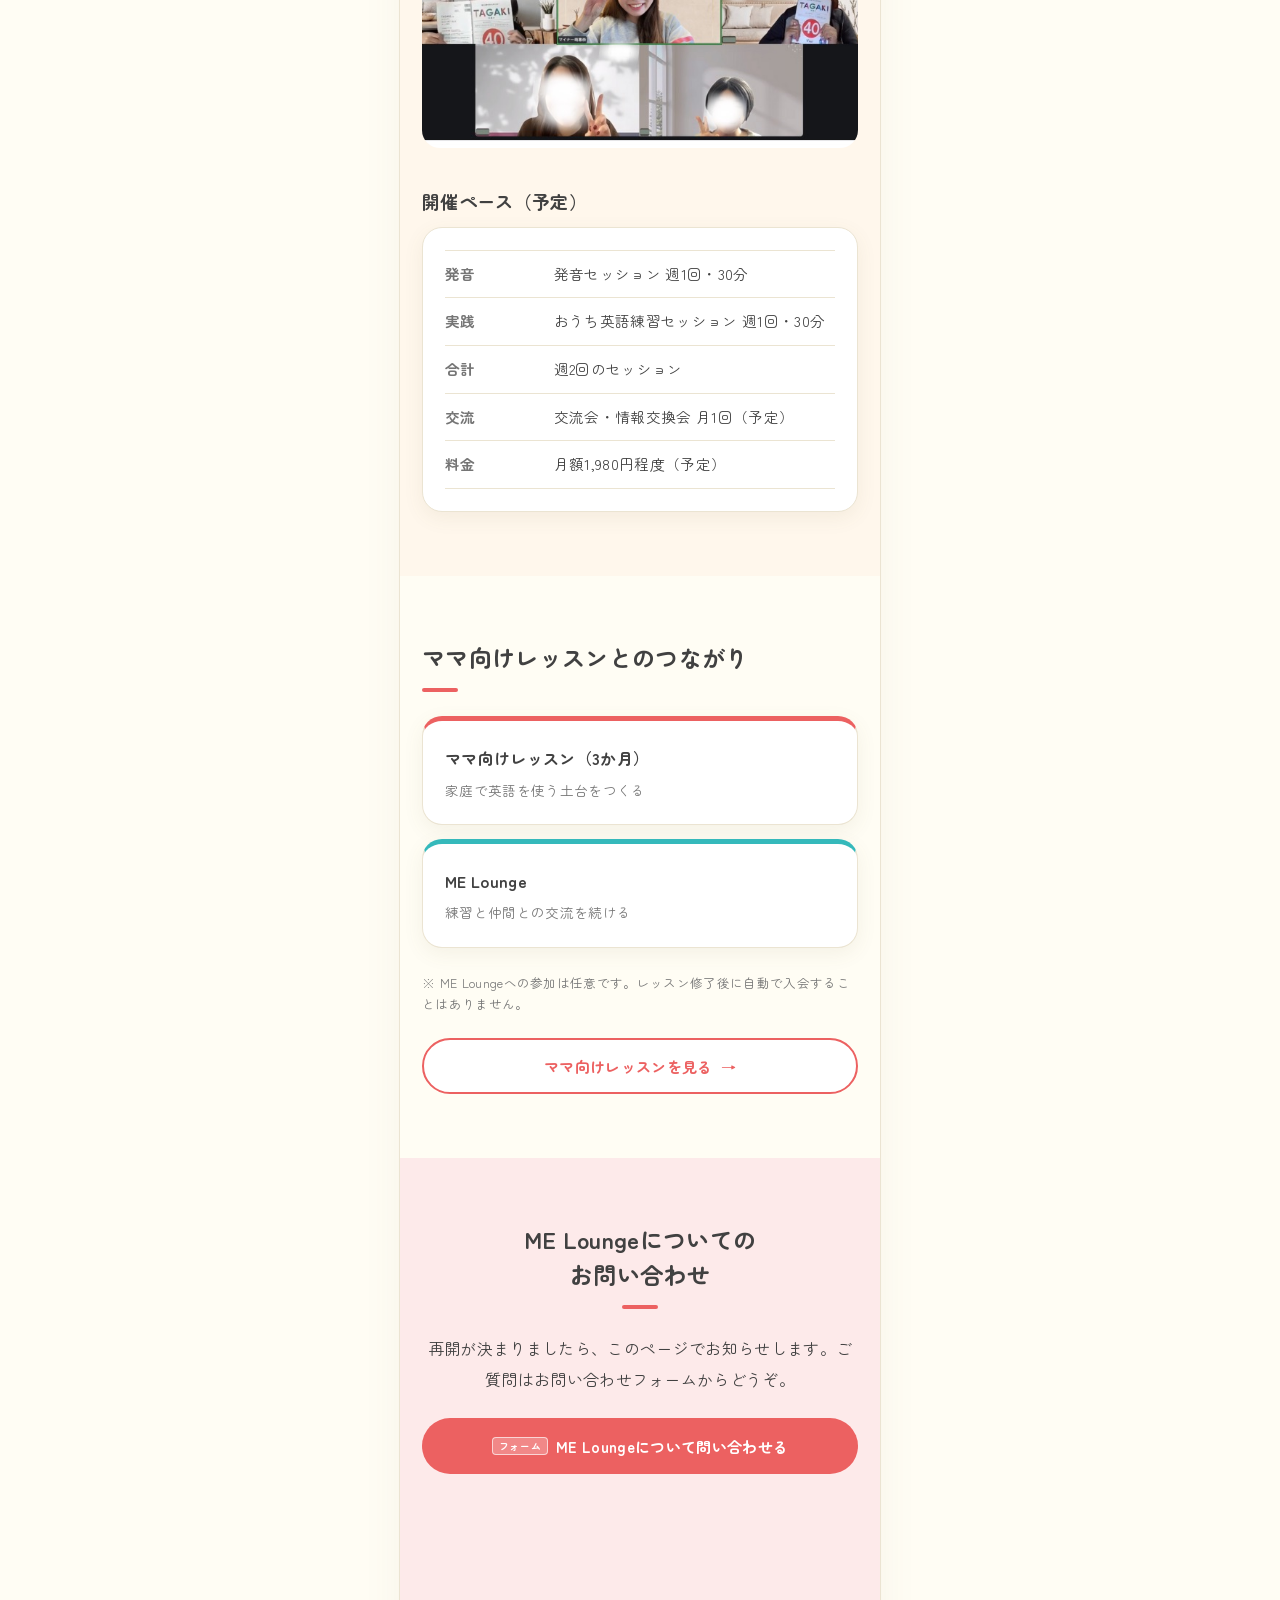
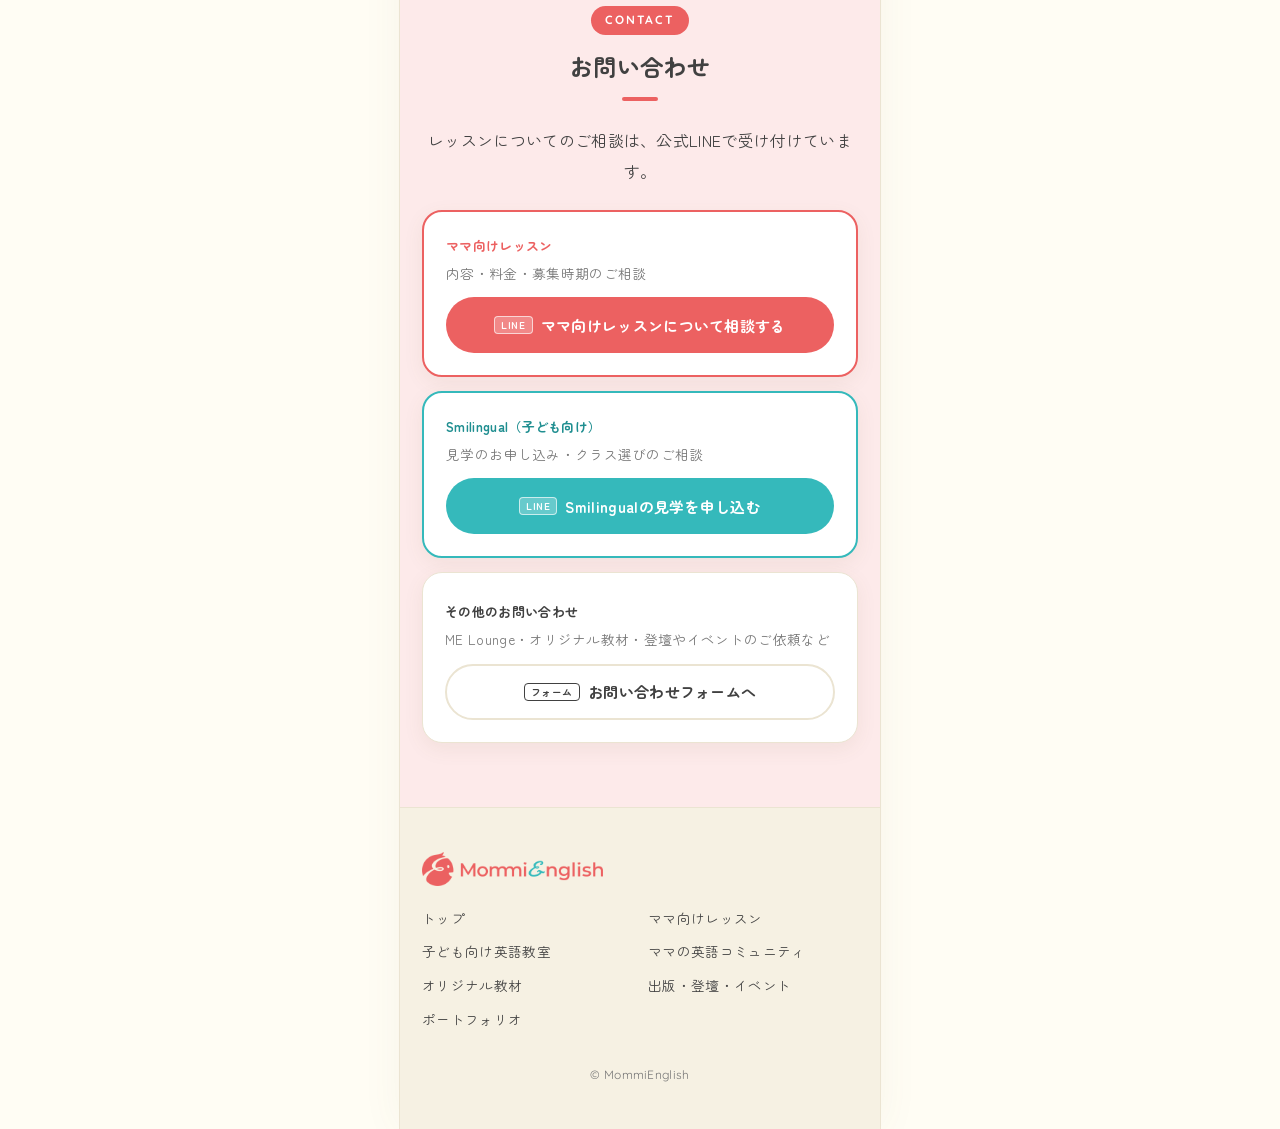
<file: lounge.html>
<!doctype html>
<html lang="ja">
<head>
<meta charset="utf-8">
<meta name="viewport" content="width=device-width, initial-scale=1">
<title>ME Lounge ママの英語コミュニティ｜MommiEnglish</title>
<meta name="description" content="おうち英語やママ自身の英語を、仲間と楽しみながら続けるコミュニティ「ME Lounge」。ママ向けレッスンを受講していない方も参加できます。再開予定。">
<meta property="og:type" content="article">
<meta property="og:site_name" content="MommiEnglish">
<meta property="og:title" content="ME Lounge ママの英語コミュニティ｜MommiEnglish">
<meta property="og:description" content="おうち英語やママ自身の英語を、仲間と楽しみながら続けるコミュニティ「ME Lounge」。ママ向けレッスンを受講していない方も参加できます。再開予定。">
<!-- ドメイン決定後に追加：<link rel="canonical" href="https://（ドメイン）/lounge.html"> と <meta property="og:image" content="https://（ドメイン）/images/hero.jpg"> -->
<meta name="theme-color" content="#fffdf4">
<link rel="icon" type="image/png" href="images/favicon.png">
<link rel="apple-touch-icon" href="images/favicon.png">
<link rel="preconnect" href="https://fonts.googleapis.com">
<link rel="preconnect" href="https://fonts.gstatic.com" crossorigin>
<link href="https://fonts.googleapis.com/css2?family=Zen+Maru+Gothic:wght@400;500;700&family=Quicksand:wght@600;700&display=swap" rel="stylesheet">
<link rel="stylesheet" href="css/style.css">
</head>
<body>
<a class="skip" href="#main">本文へスキップ</a>

<div class="stage">

<!-- 左パネル（PC・画面幅1100px以上のみ表示） -->
<aside class="side side-l" aria-label="MommiEnglish">
  <div class="in">
    <a href="index.html"><img class="basic" src="images/logo-basic.png" alt="MommiEnglish トップへ" width="720" height="638"></a>
    <p class="catch">「英語をやる毎日」ではなく、<br><em>「英語がある毎日」</em>へ。</p>
    <div class="duo">
      <a class="btn btn-main" href="mama.html"><small>ママのための</small>おうち英語レッスン</a>
      <a class="btn btn-sub" href="smilingual.html"><small>子どものための</small>オンライン英語教室</a>
    </div>
  </div>
</aside>

<div class="site">

<header class="hdr">
  <div class="in">
    <a class="logo" href="index.html"><img src="images/logo-type.png" alt="MommiEnglish トップへ" width="900" height="123"></a>
    <a class="btn btn-main hcta" href="#contact">お問い合わせ</a>
    <button class="hamb" id="hamb" type="button" aria-label="メニュー" aria-expanded="false" aria-controls="drawer"><span></span><span></span><span></span></button>
  </div>
  <nav class="drawer" id="drawer" aria-label="メインメニュー">
      <a href="index.html">トップ <small>MommiEnglishについて</small></a>
      <a href="mama.html">ママ向けレッスン <small>MommiEnglish</small></a>
      <a href="smilingual.html">子ども向け英語教室 <small>Smilingual</small></a>
      <a href="lounge.html" aria-current="page">ママの英語コミュニティ <small>ME Lounge</small></a>
      <a href="materials.html">オリジナル教材 <small>Materials</small></a>
      <a href="activity.html">出版・登壇・イベント <small>Activities</small></a>
  </nav>
</header>

<main id="main">
<section class="pagehead" style="background:var(--cream)">
  <div class="wrap">
    <nav class="crumb" aria-label="パンくずリスト"><a href="index.html">トップ</a> ／ ME Lounge</nav>
    <span class="eyebrow">COMMUNITY</span>
    <h1>ME Lounge<small>ママの英語コミュニティ</small></h1>
    <div class="badges"><span class="st st-tbd">再開予定（時期未定）</span></div>
    <p>おうち英語やママ自身の英語を、仲間と楽しみながら続けるコミュニティです。以前運営していたME Loungeの再開を予定しています。</p>
    <img class="photo r-16-9 mt-m" src="images/lounge-01.jpg" alt="ME Loungeのオンラインセッションの様子（過去の運営時）" width="1200" height="675">
    <div class="btn-row"><a class="btn btn-main" data-link="form"><span class="tag">フォーム</span>ME Loungeについて問い合わせる</a></div>
  </div>
</section>

<section class="sec">
  <div class="wrap">
    <h2 class="ttl">どなたが参加できますか</h2>
    <div class="grid">
      <div class="card"><b>ママ向けレッスン（MommiEnglish）の修了者</b><p class="small" style="margin:4px 0 0">レッスンでつくった土台を、仲間と続けたい方へ。</p></div>
      <div class="card"><b>おうち英語に関心のあるママ</b><p class="small" style="margin:4px 0 0">ママ向けレッスンを受講していなくても、直接ご参加いただけます。</p></div>
    </div>
  </div>
</section>

<section class="sec tint">
  <div class="wrap">
    <h2 class="ttl">活動内容</h2>
    <ul class="check main card">
      <li>英語を話す会</li>
      <li>おうち英語の実践報告</li>
      <li>質問・相談</li>
      <li>英語絵本の読み聞かせ練習</li>
    </ul>
    <img class="photo r-2-1 mt-m" src="images/lounge-02.jpg" alt="ME Loungeのセッションの様子" width="625" height="300" loading="lazy">

    <h3 class="mt-l">開催ペース（予定）</h3>
    <div class="card">
      <dl class="facts">
        <dt>発音</dt><dd>発音セッション 週1回・30分</dd>
        <dt>実践</dt><dd>おうち英語練習セッション 週1回・30分</dd>
        <dt>合計</dt><dd>週2回のセッション</dd>
        <dt>交流</dt><dd>交流会・情報交換会 月1回（予定）</dd>
        <dt>料金</dt><dd>月額1,980円程度（予定）</dd>
      </dl>
    </div>
  </div>
</section>

<section class="sec">
  <div class="wrap">
    <h2 class="ttl">ママ向けレッスンとのつながり</h2>
    <div class="grid">
      <div class="card" style="border-top:5px solid var(--main)"><b>ママ向けレッスン（3か月）</b><p class="small" style="margin:4px 0 0">家庭で英語を使う土台をつくる</p></div>
      <div class="card" style="border-top:5px solid var(--sub)"><b>ME Lounge</b><p class="small" style="margin:4px 0 0">練習と仲間との交流を続ける</p></div>
    </div>
    <p class="note mt-m">※ ME Loungeへの参加は任意です。レッスン修了後に自動で入会することはありません。</p>
    <div class="btn-row"><a class="btn btn-ghost-main arrow" href="mama.html">ママ向けレッスンを見る</a></div>
  </div>
</section>

<section class="sec tint-main">
  <div class="wrap center">
    <h2 class="ttl">ME Loungeについての<br>お問い合わせ</h2>
    <p>再開が決まりましたら、このページでお知らせします。ご質問はお問い合わせフォームからどうぞ。</p>
    <div class="btn-row"><a class="btn btn-main" data-link="form"><span class="tag">フォーム</span>ME Loungeについて問い合わせる</a></div>
  </div>
</section>
</main>

<!-- お問い合わせ（全ページ共通） -->
<section class="contact" id="contact">
  <div class="wrap center">
    <span class="eyebrow main">CONTACT</span>
    <h2 class="ttl">お問い合わせ</h2>
    <p>レッスンについてのご相談は、公式LINEで受け付けています。</p>
    <div class="grid mt-m">
      <div class="card" style="border:2px solid var(--main)">
        <span class="label for main">ママ向けレッスン</span>
        <p class="small" style="margin:2px 0 0">内容・料金・募集時期のご相談</p>
        <a class="btn btn-main" data-link="line"><span class="tag">LINE</span>ママ向けレッスンについて相談する</a>
      </div>
      <div class="card" style="border:2px solid var(--sub)">
        <span class="label for sub">Smilingual（子ども向け）</span>
        <p class="small" style="margin:2px 0 0">見学のお申し込み・クラス選びのご相談</p>
        <a class="btn btn-sub" data-link="line"><span class="tag">LINE</span>Smilingualの見学を申し込む</a>
      </div>
      <div class="card">
        <span class="label">その他のお問い合わせ</span>
        <p class="small" style="margin:2px 0 0">ME Lounge・オリジナル教材・登壇やイベントのご依頼など</p>
        <a class="btn btn-ghost" data-link="form"><span class="tag">フォーム</span>お問い合わせフォームへ</a>
      </div>
    </div>
  </div>
</section>

<footer class="ftr">
  <div class="wrap">
    <a href="index.html"><img class="ftr-logo" src="images/logo-horizontal.png" alt="MommiEnglish" width="1000" height="188"></a>
    <!-- 会社情報（正式名称・所在地・連絡先）が決まったらここに追加 -->
    <nav aria-label="フッターメニュー">
      <ul>
          <li><a href="index.html">トップ</a></li>
          <li><a href="mama.html">ママ向けレッスン</a></li>
          <li><a href="smilingual.html">子ども向け英語教室</a></li>
          <li><a href="lounge.html">ママの英語コミュニティ</a></li>
          <li><a href="materials.html">オリジナル教材</a></li>
          <li><a href="activity.html">出版・登壇・イベント</a></li>
          <li><a href="portfolio/index.html">ポートフォリオ</a></li>
      </ul>
    </nav>
    <!-- プライバシーポリシー・特定商取引法に基づく表記・利用規約のページができたらここにリンクを追加 -->
    <p class="copy">© MommiEnglish</p>
  </div>
</footer>

</div><!-- /.site -->

<!-- 右パネル（PC・画面幅1100px以上のみ表示） -->
<aside class="side side-r" aria-label="メニュー">
  <div class="in">
    <nav class="tabs" aria-label="メインメニュー">
      <a class="t1" href="index.html"><span class="en">Top</span><span class="jp">トップ</span></a>
      <a class="t2" href="mama.html"><span class="en">For Moms</span><span class="jp">ママ向けレッスン</span></a>
      <a class="t3" href="smilingual.html"><span class="en">Smilingual</span><span class="jp">子ども向け英語教室</span></a>
      <a class="t4" href="lounge.html" aria-current="page"><span class="en">ME Lounge</span><span class="jp">ママの英語コミュニティ</span></a>
      <a class="t5" href="materials.html"><span class="en">Materials</span><span class="jp">オリジナル教材</span></a>
      <a class="t6" href="activity.html"><span class="en">Activities</span><span class="jp">出版・登壇・イベント</span></a>
    </nav>
    <a class="btn btn-main" href="#contact">お問い合わせ</a>
  </div>
</aside>

</div><!-- /.stage -->

<div class="toast" id="toast" role="status" aria-live="polite"></div>
<script src="js/main.js"></script>
</body>
</html>
</file>
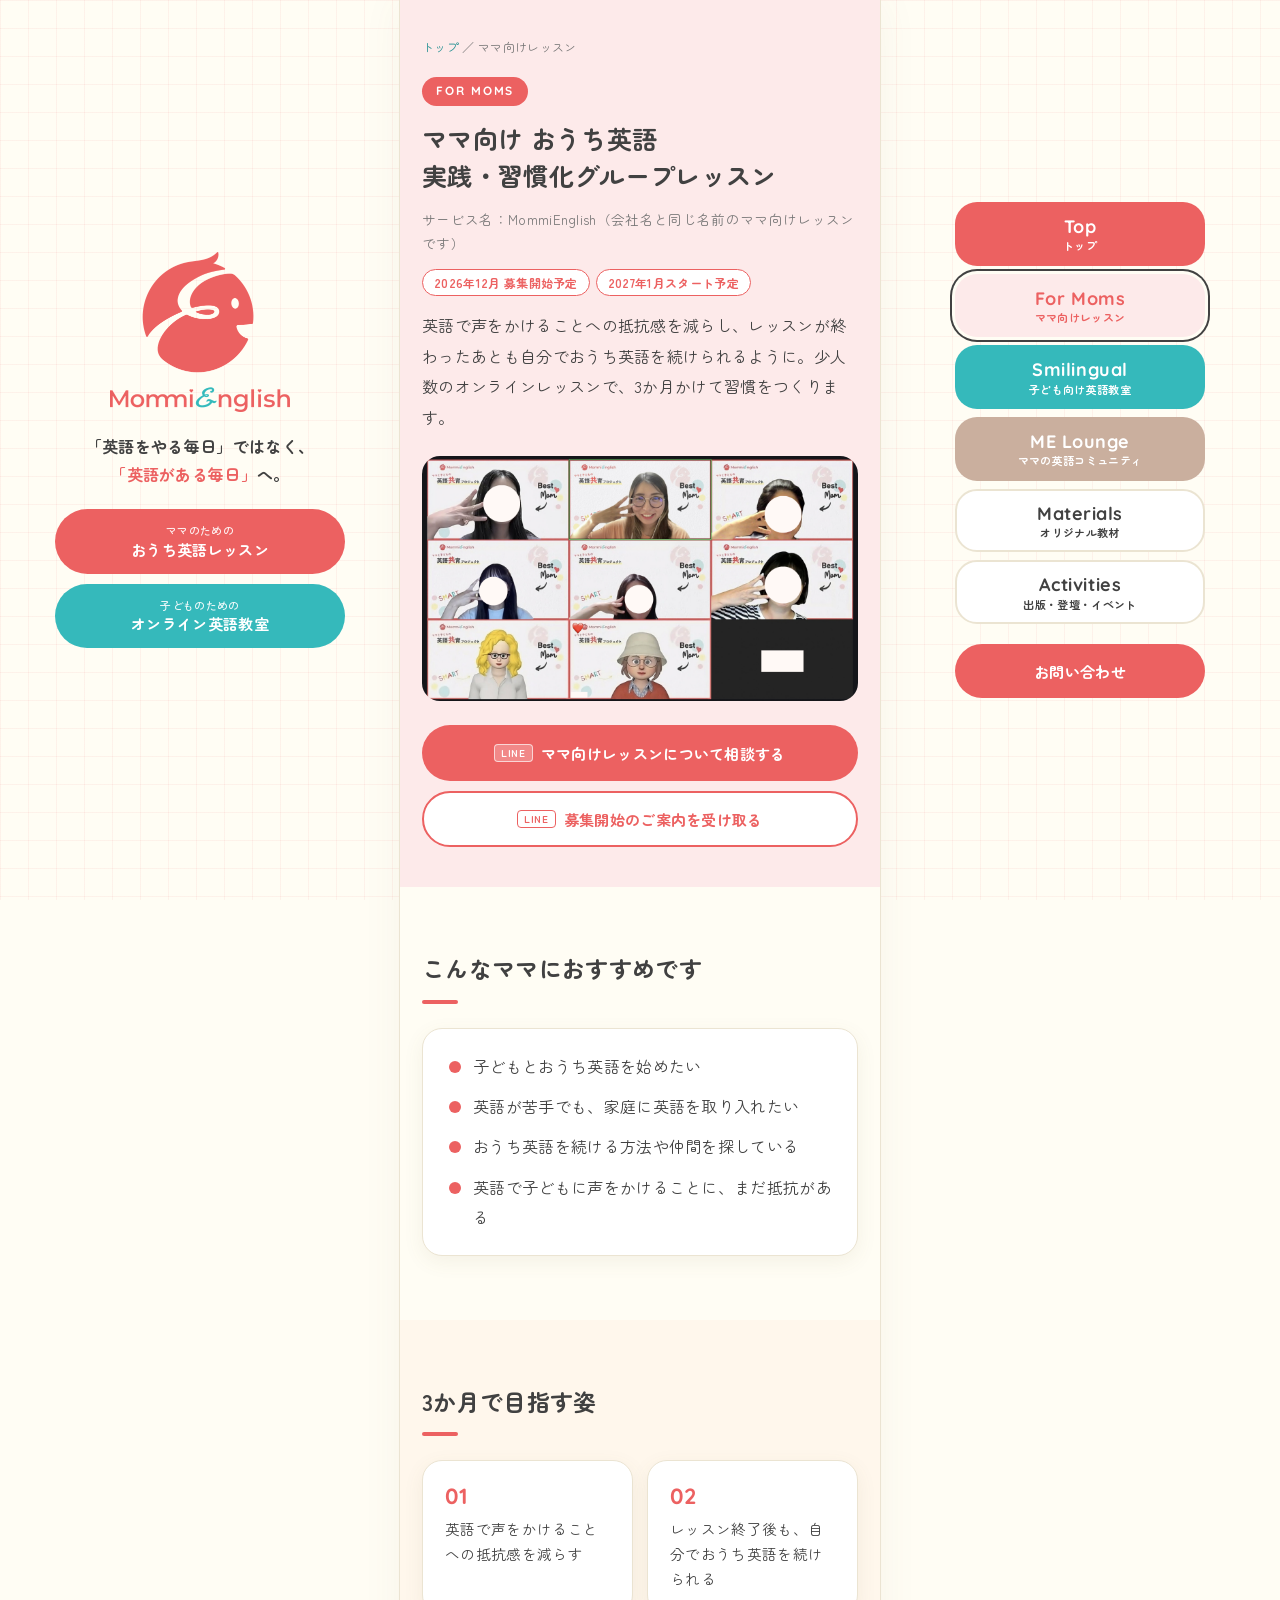
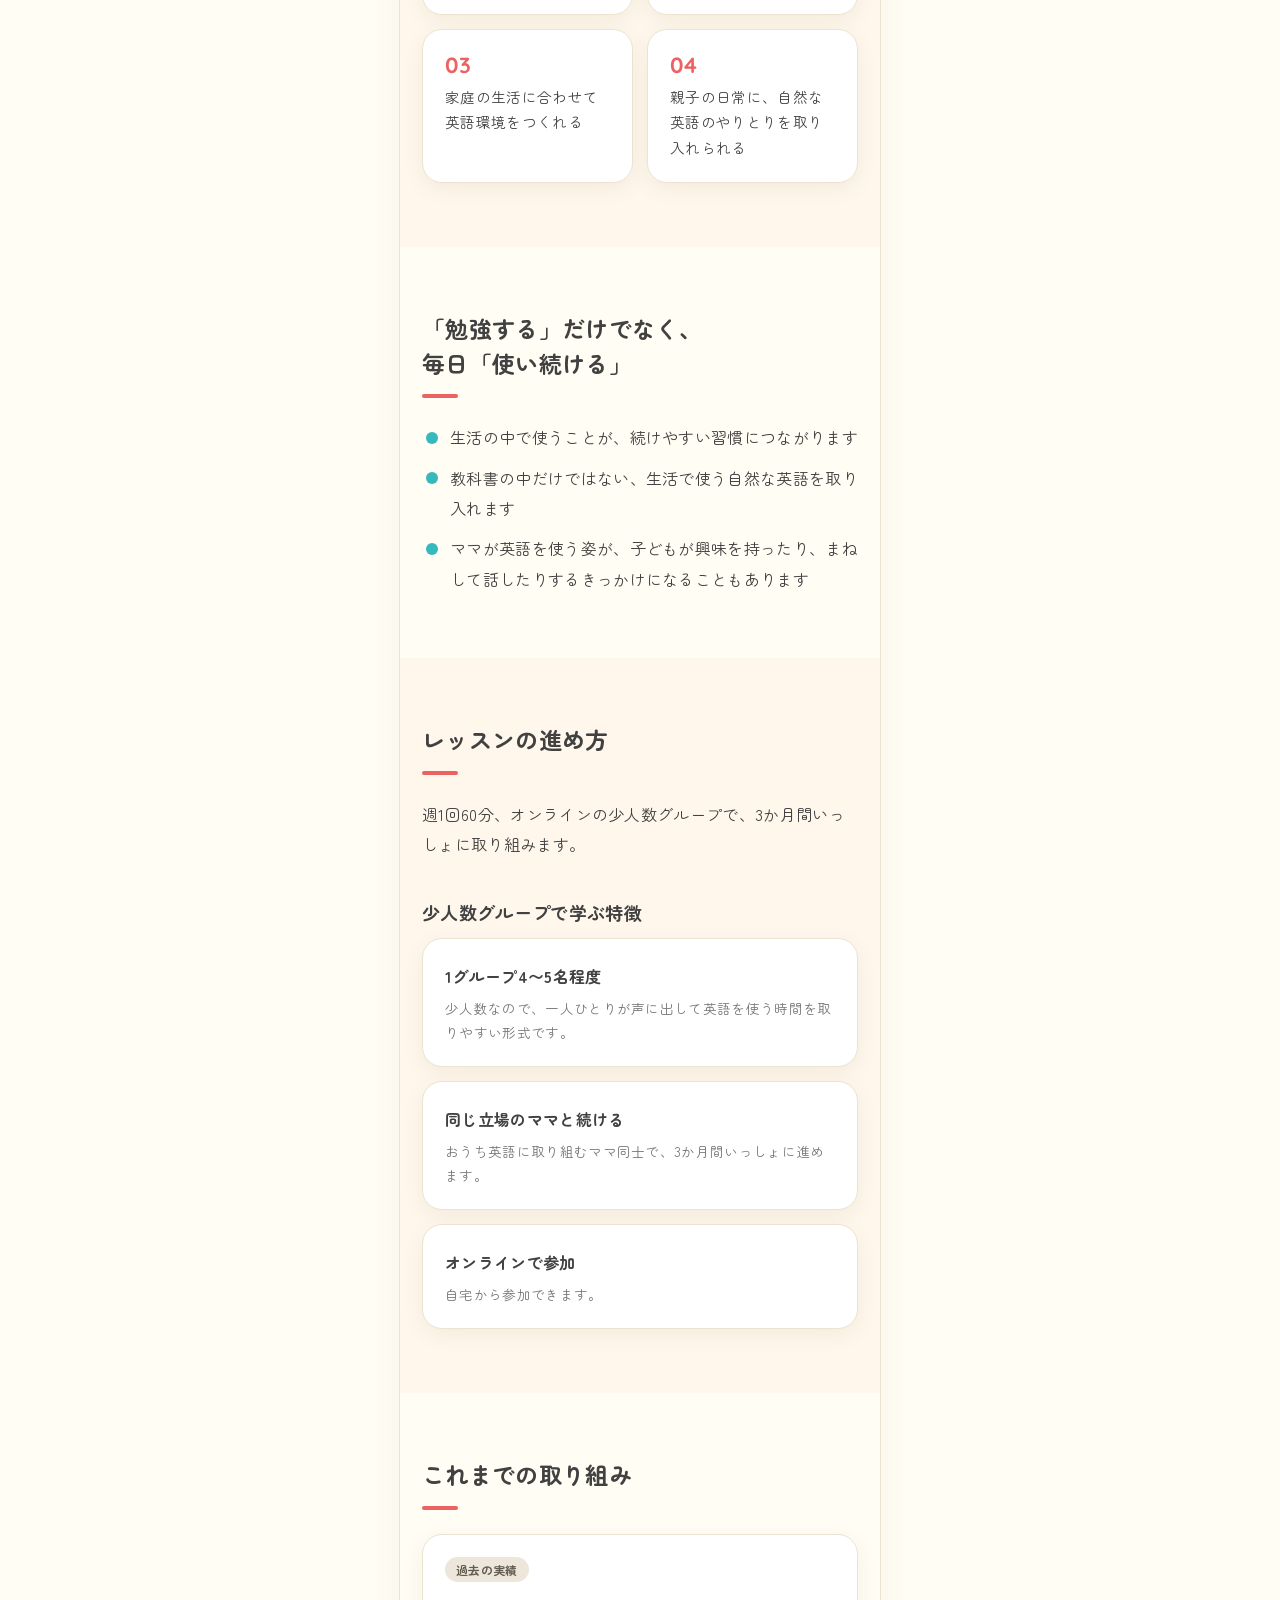
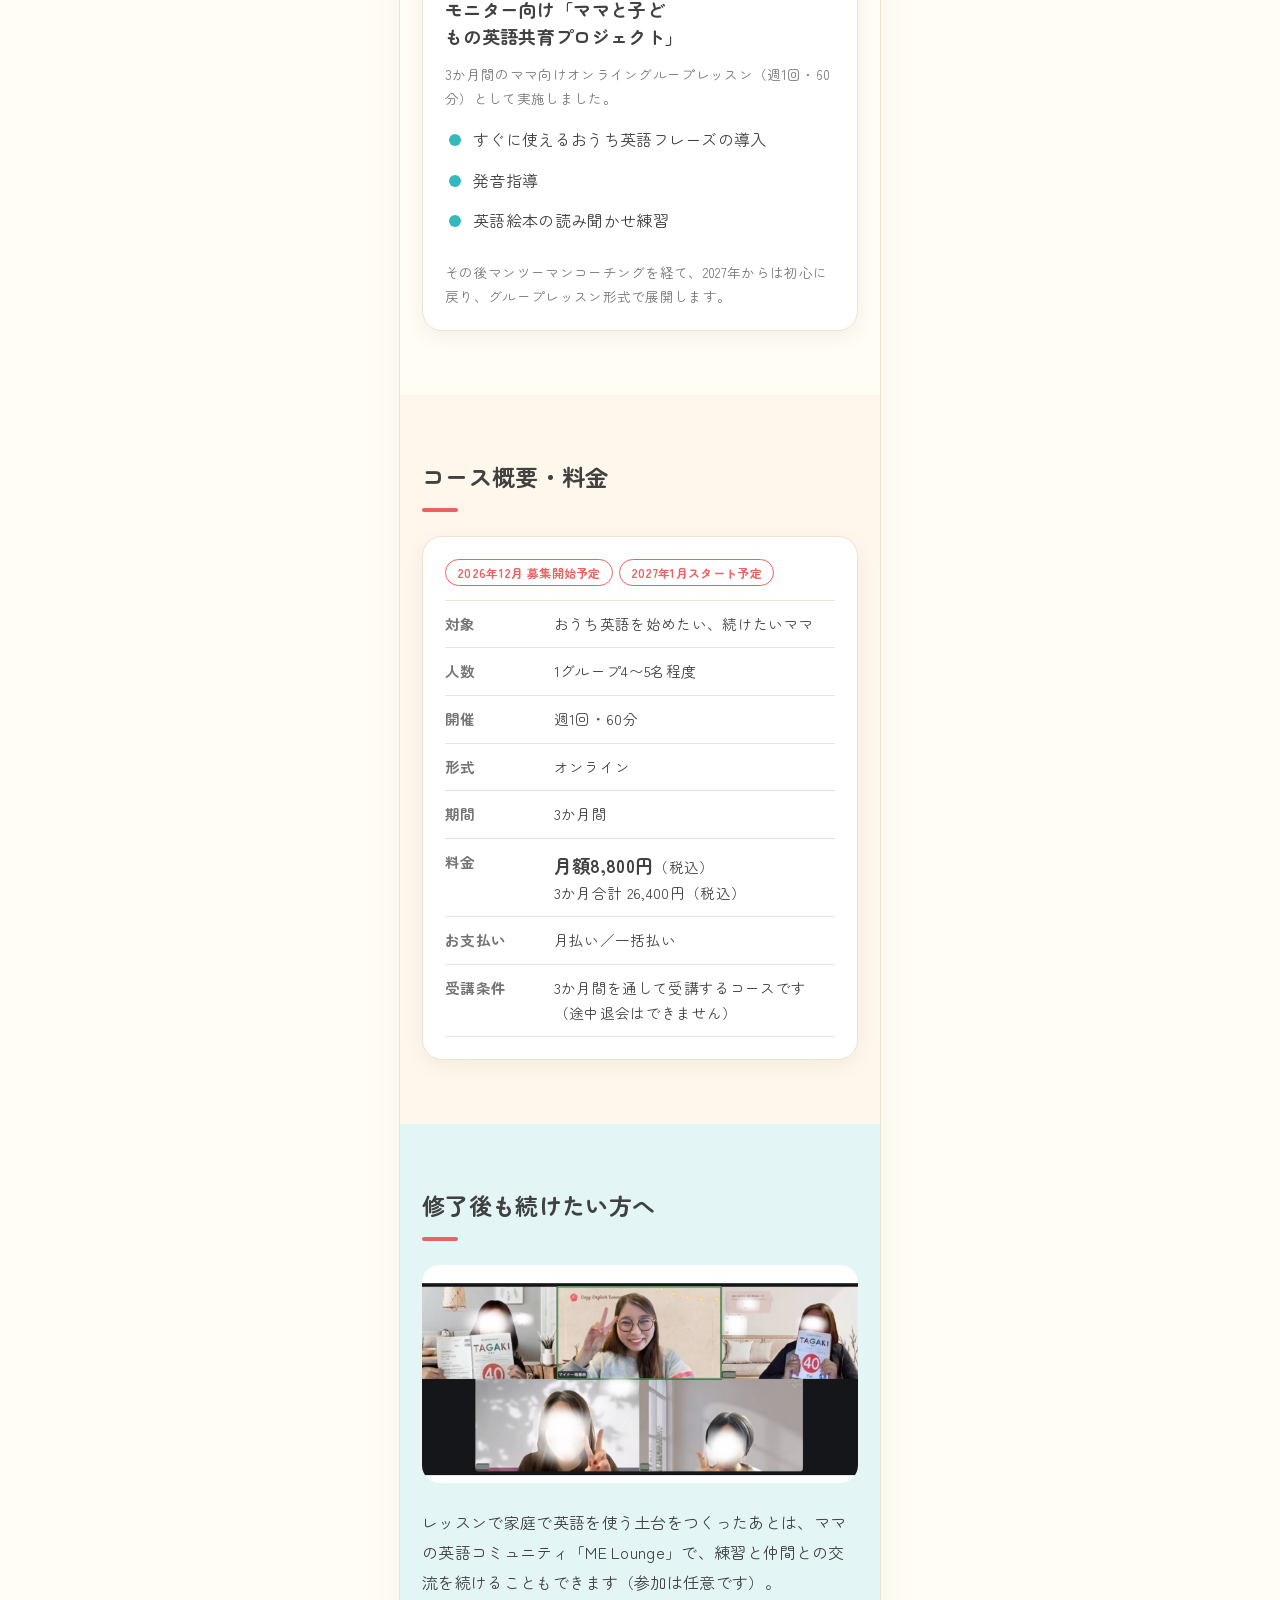
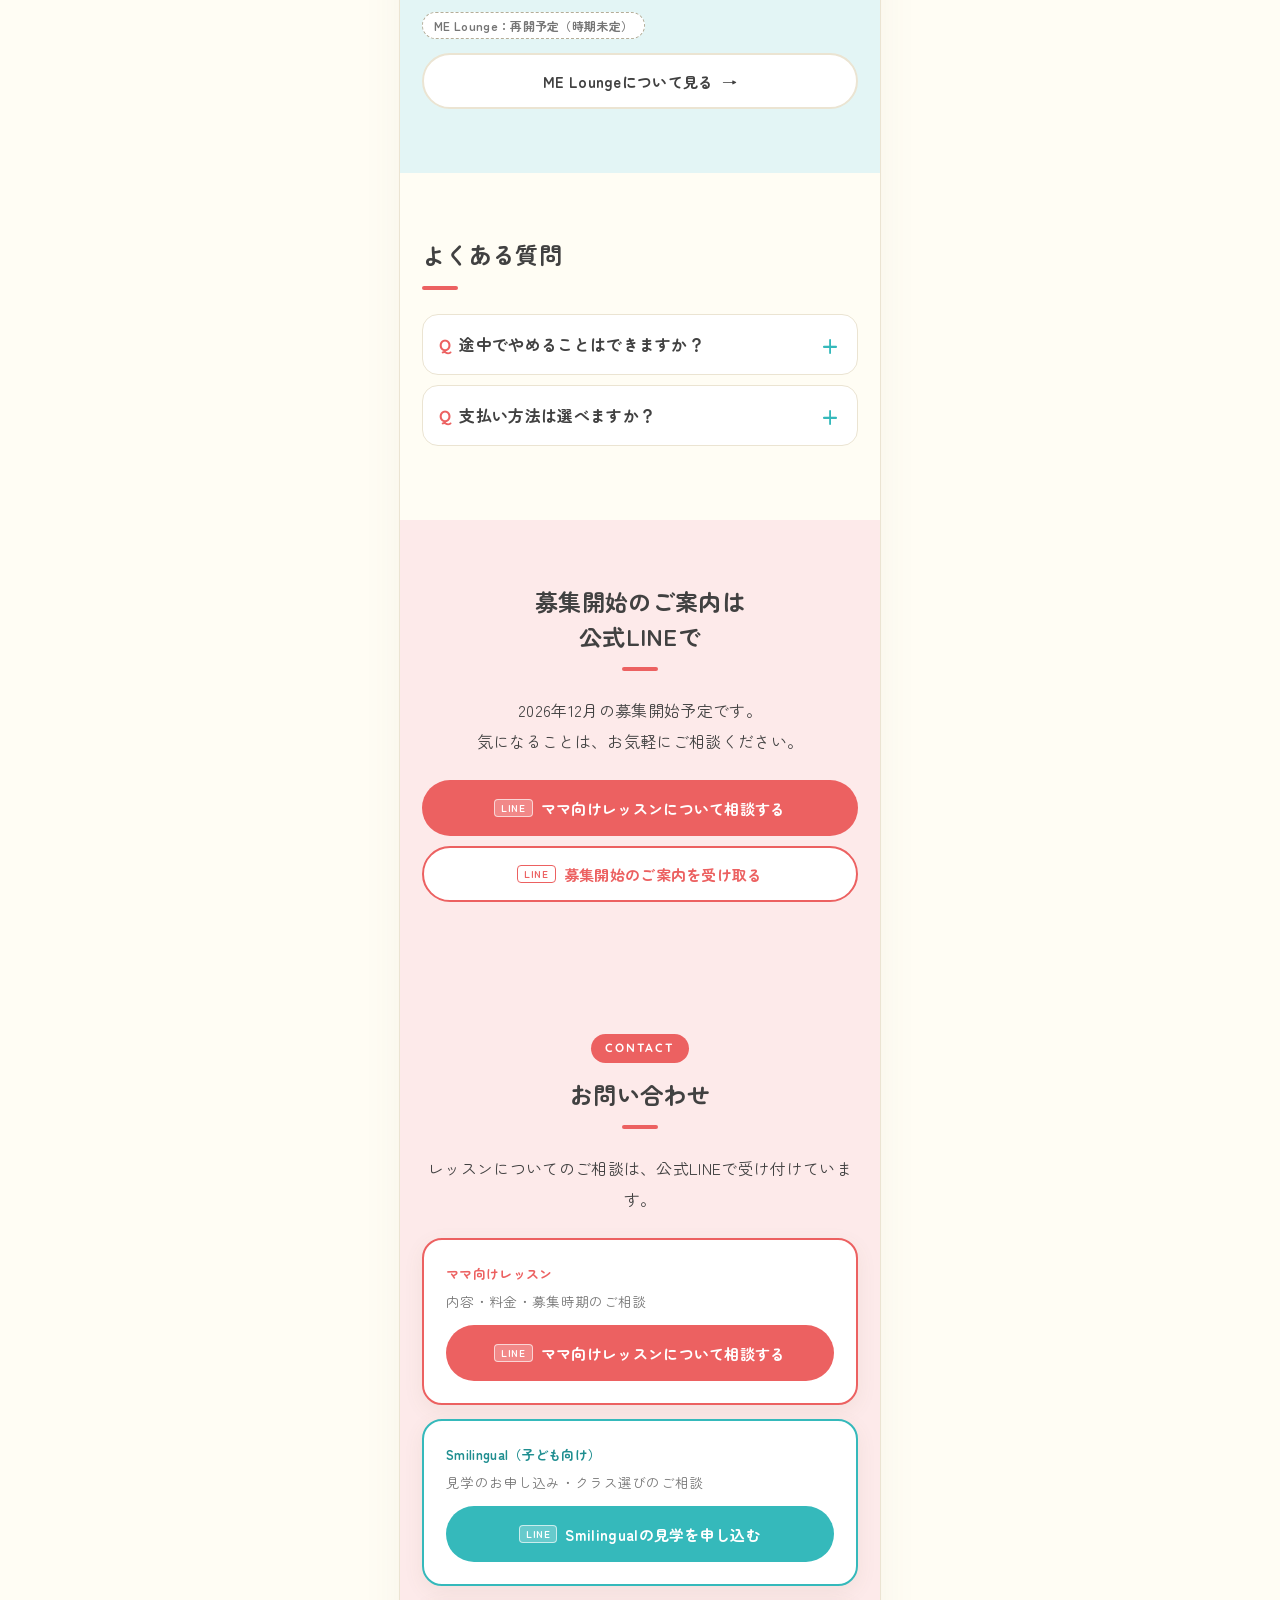
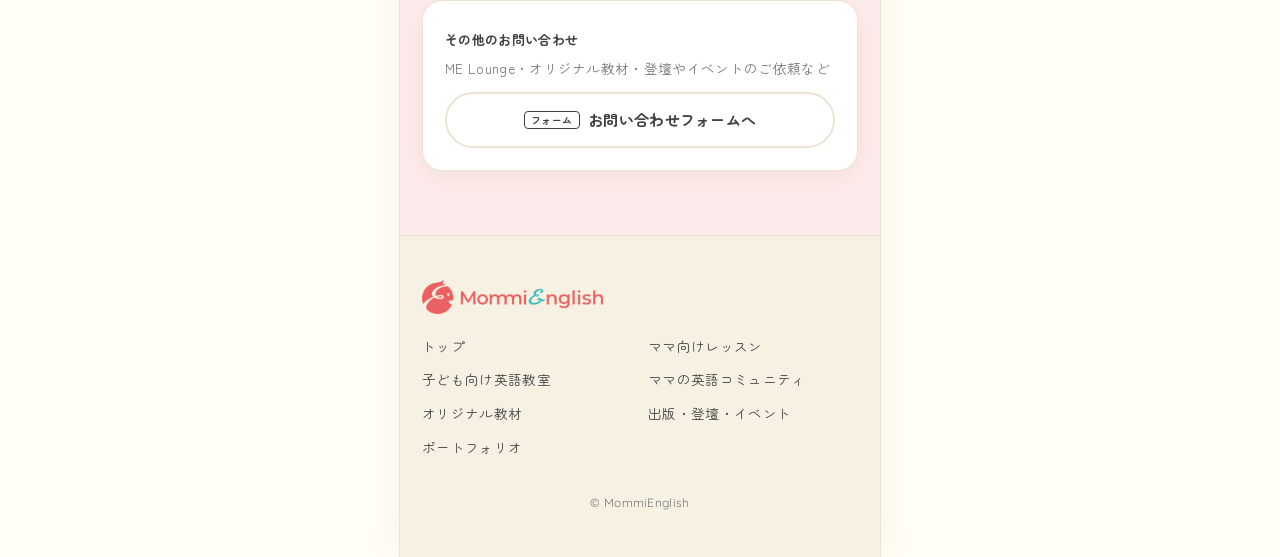
<file: mama.html>
<!doctype html>
<html lang="ja">
<head>
<meta charset="utf-8">
<meta name="viewport" content="width=device-width, initial-scale=1">
<title>ママ向け おうち英語 実践・習慣化グループレッスン｜MommiEnglish</title>
<meta name="description" content="英語で声をかけることへの抵抗感を減らし、レッスン後も自分でおうち英語を続けられるように。少人数オンラインの3か月グループレッスン（週1回60分・月額8,800円税込）。2026年12月募集開始予定。">
<meta property="og:type" content="article">
<meta property="og:site_name" content="MommiEnglish">
<meta property="og:title" content="ママ向け おうち英語 実践・習慣化グループレッスン｜MommiEnglish">
<meta property="og:description" content="英語で声をかけることへの抵抗感を減らし、レッスン後も自分でおうち英語を続けられるように。少人数オンラインの3か月グループレッスン（週1回60分・月額8,800円税込）。2026年12月募集開始予定。">
<!-- ドメイン決定後に追加：<link rel="canonical" href="https://（ドメイン）/mama.html"> と <meta property="og:image" content="https://（ドメイン）/images/hero.jpg"> -->
<meta name="theme-color" content="#fffdf4">
<link rel="icon" type="image/png" href="images/favicon.png">
<link rel="apple-touch-icon" href="images/favicon.png">
<link rel="preconnect" href="https://fonts.googleapis.com">
<link rel="preconnect" href="https://fonts.gstatic.com" crossorigin>
<link href="https://fonts.googleapis.com/css2?family=Zen+Maru+Gothic:wght@400;500;700&family=Quicksand:wght@600;700&display=swap" rel="stylesheet">
<link rel="stylesheet" href="css/style.css">
</head>
<body>
<a class="skip" href="#main">本文へスキップ</a>

<div class="stage">

<!-- 左パネル（PC・画面幅1100px以上のみ表示） -->
<aside class="side side-l" aria-label="MommiEnglish">
  <div class="in">
    <a href="index.html"><img class="basic" src="images/logo-basic.png" alt="MommiEnglish トップへ" width="720" height="638"></a>
    <p class="catch">「英語をやる毎日」ではなく、<br><em>「英語がある毎日」</em>へ。</p>
    <div class="duo">
      <a class="btn btn-main" href="mama.html"><small>ママのための</small>おうち英語レッスン</a>
      <a class="btn btn-sub" href="smilingual.html"><small>子どものための</small>オンライン英語教室</a>
    </div>
  </div>
</aside>

<div class="site">

<header class="hdr">
  <div class="in">
    <a class="logo" href="index.html"><img src="images/logo-type.png" alt="MommiEnglish トップへ" width="900" height="123"></a>
    <a class="btn btn-main hcta" href="#contact">お問い合わせ</a>
    <button class="hamb" id="hamb" type="button" aria-label="メニュー" aria-expanded="false" aria-controls="drawer"><span></span><span></span><span></span></button>
  </div>
  <nav class="drawer" id="drawer" aria-label="メインメニュー">
      <a href="index.html">トップ <small>MommiEnglishについて</small></a>
      <a href="mama.html" aria-current="page">ママ向けレッスン <small>MommiEnglish</small></a>
      <a href="smilingual.html">子ども向け英語教室 <small>Smilingual</small></a>
      <a href="lounge.html">ママの英語コミュニティ <small>ME Lounge</small></a>
      <a href="materials.html">オリジナル教材 <small>Materials</small></a>
      <a href="activity.html">出版・登壇・イベント <small>Activities</small></a>
  </nav>
</header>

<main id="main">
<section class="pagehead" style="background:var(--main-soft)">
  <div class="wrap">
    <nav class="crumb" aria-label="パンくずリスト"><a href="index.html">トップ</a> ／ ママ向けレッスン</nav>
    <span class="eyebrow main">FOR MOMS</span>
    <h1>ママ向け おうち英語<br>実践・習慣化グループレッスン</h1>
    <p class="small">サービス名：MommiEnglish（会社名と同じ名前のママ向けレッスンです）</p>
    <div class="badges"><span class="st st-plan">2026年12月 募集開始予定</span><span class="st st-plan">2027年1月スタート予定</span></div>
    <p>英語で声をかけることへの抵抗感を減らし、レッスンが終わったあとも自分でおうち英語を続けられるように。少人数のオンラインレッスンで、3か月かけて習慣をつくります。</p>
    <img class="photo r-16-9 mt-m" src="images/momslesson.png" alt="ママ向けオンラインレッスンの様子" width="1200" height="675">
    <div class="btn-row">
      <a class="btn btn-main" data-link="line"><span class="tag">LINE</span>ママ向けレッスンについて相談する</a>
      <a class="btn btn-ghost-main" data-link="line"><span class="tag">LINE</span>募集開始のご案内を受け取る</a>
    </div>
  </div>
</section>

<section class="sec">
  <div class="wrap">
    <h2 class="ttl">こんなママにおすすめです</h2>
    <ul class="check main card">
      <li>子どもとおうち英語を始めたい</li>
      <li>英語が苦手でも、家庭に英語を取り入れたい</li>
      <li>おうち英語を続ける方法や仲間を探している</li>
      <li>英語で子どもに声をかけることに、まだ抵抗がある</li>
    </ul>
  </div>
</section>

<section class="sec tint">
  <div class="wrap">
    <h2 class="ttl">3か月で目指す姿</h2>
    <div class="grid cols-2">
      <div class="card goal"><b>01</b><p>英語で声をかけることへの抵抗感を減らす</p></div>
      <div class="card goal"><b>02</b><p>レッスン終了後も、自分でおうち英語を続けられる</p></div>
      <div class="card goal"><b>03</b><p>家庭の生活に合わせて英語環境をつくれる</p></div>
      <div class="card goal"><b>04</b><p>親子の日常に、自然な英語のやりとりを取り入れられる</p></div>
    </div>
  </div>
</section>

<section class="sec">
  <div class="wrap">
    <h2 class="ttl">「勉強する」だけでなく、<br>毎日「使い続ける」</h2>
    <ul class="check">
      <li>生活の中で使うことが、続けやすい習慣につながります</li>
      <li>教科書の中だけではない、生活で使う自然な英語を取り入れます</li>
      <li>ママが英語を使う姿が、子どもが興味を持ったり、まねして話したりするきっかけになることもあります</li>
    </ul>
  </div>
</section>

<section class="sec tint">
  <div class="wrap">
    <h2 class="ttl">レッスンの進め方</h2>
    <p>週1回60分、オンラインの少人数グループで、3か月間いっしょに取り組みます。</p>
    <!-- 月ごとのカリキュラムが決まったらここに追加：
    <ol class="steps main">
      <li><b>1か月目</b>内容</li>
      <li><b>2か月目</b>内容</li>
      <li><b>3か月目</b>内容</li>
    </ol> -->

    <h3 class="mt-l">少人数グループで学ぶ特徴</h3>
    <div class="grid">
      <div class="card"><b>1グループ4〜5名程度</b><p class="small" style="margin:4px 0 0">少人数なので、一人ひとりが声に出して英語を使う時間を取りやすい形式です。</p></div>
      <div class="card"><b>同じ立場のママと続ける</b><p class="small" style="margin:4px 0 0">おうち英語に取り組むママ同士で、3か月間いっしょに進めます。</p></div>
      <div class="card"><b>オンラインで参加</b><p class="small" style="margin:4px 0 0">自宅から参加できます。</p></div>
    </div>
  </div>
</section>

<section class="sec">
  <div class="wrap">
    <h2 class="ttl">これまでの取り組み</h2>
    <div class="card">
      <div class="badges"><span class="st st-past">過去の実績</span></div>
      <h3>モニター向け「ママと子どもの英語共育プロジェクト」</h3>
      <p class="small">3か月間のママ向けオンライングループレッスン（週1回・60分）として実施しました。</p>
      <ul class="check">
        <li>すぐに使えるおうち英語フレーズの導入</li>
        <li>発音指導</li>
        <li>英語絵本の読み聞かせ練習</li>
      </ul>
      <p class="small mt-m">その後マンツーマンコーチングを経て、2027年からは初心に戻り、グループレッスン形式で展開します。</p>
    </div>
  </div>
</section>

<!-- お客様の声（ママ向け）：実際の感想が届いたらここに追加 -->

<section class="sec tint">
  <div class="wrap">
    <h2 class="ttl">コース概要・料金</h2>
    <div class="card">
      <div class="badges"><span class="st st-plan">2026年12月 募集開始予定</span><span class="st st-plan">2027年1月スタート予定</span></div>
      <dl class="facts">
        <dt>対象</dt><dd>おうち英語を始めたい、続けたいママ</dd>
        <dt>人数</dt><dd>1グループ4〜5名程度</dd>
        <dt>開催</dt><dd>週1回・60分</dd>
        <dt>形式</dt><dd>オンライン</dd>
        <dt>期間</dt><dd>3か月間</dd>
        <dt>料金</dt><dd><strong>月額8,800円</strong>（税込）<br>3か月合計 26,400円（税込）</dd>
        <dt>お支払い</dt><dd>月払い／一括払い</dd>
        <dt>受講条件</dt><dd>3か月間を通して受講するコースです（途中退会はできません）</dd>
      </dl>
    </div>
  </div>
</section>

<section class="sec tint-sub">
  <div class="wrap">
    <h2 class="ttl">修了後も続けたい方へ</h2>
    <img class="photo r-2-1" src="images/lounge-02.jpg" alt="ME Loungeのセッションの様子" width="625" height="300" loading="lazy">
    <p class="mt-m">レッスンで家庭で英語を使う土台をつくったあとは、ママの英語コミュニティ「ME Lounge」で、練習と仲間との交流を続けることもできます（参加は任意です）。</p>
    <div class="badges"><span class="st st-tbd">ME Lounge：再開予定（時期未定）</span></div>
    <a class="btn btn-ghost arrow" href="lounge.html">ME Loungeについて見る</a>
  </div>
</section>

<section class="sec">
  <div class="wrap">
    <h2 class="ttl">よくある質問</h2>
    <details><summary>途中でやめることはできますか？</summary><div class="a">3か月間を通して受講するコースのため、途中退会はできません。</div></details>
    <details><summary>支払い方法は選べますか？</summary><div class="a">月払い（月額8,800円・税込）と一括払い（26,400円・税込）からお選びいただけます。</div></details>
    <!-- 回答が決まったら追加：英語が苦手でも参加できますか？／どのツールでレッスンを受けますか？／欠席した場合はどうなりますか？ -->
  </div>
</section>

<section class="sec tint-main">
  <div class="wrap center">
    <h2 class="ttl">募集開始のご案内は<br>公式LINEで</h2>
    <p>2026年12月の募集開始予定です。<br>気になることは、お気軽にご相談ください。</p>
    <div class="btn-row">
      <a class="btn btn-main" data-link="line"><span class="tag">LINE</span>ママ向けレッスンについて相談する</a>
      <a class="btn btn-ghost-main" data-link="line"><span class="tag">LINE</span>募集開始のご案内を受け取る</a>
    </div>
  </div>
</section>
</main>

<!-- お問い合わせ（全ページ共通） -->
<section class="contact" id="contact">
  <div class="wrap center">
    <span class="eyebrow main">CONTACT</span>
    <h2 class="ttl">お問い合わせ</h2>
    <p>レッスンについてのご相談は、公式LINEで受け付けています。</p>
    <div class="grid mt-m">
      <div class="card" style="border:2px solid var(--main)">
        <span class="label for main">ママ向けレッスン</span>
        <p class="small" style="margin:2px 0 0">内容・料金・募集時期のご相談</p>
        <a class="btn btn-main" data-link="line"><span class="tag">LINE</span>ママ向けレッスンについて相談する</a>
      </div>
      <div class="card" style="border:2px solid var(--sub)">
        <span class="label for sub">Smilingual（子ども向け）</span>
        <p class="small" style="margin:2px 0 0">見学のお申し込み・クラス選びのご相談</p>
        <a class="btn btn-sub" data-link="line"><span class="tag">LINE</span>Smilingualの見学を申し込む</a>
      </div>
      <div class="card">
        <span class="label">その他のお問い合わせ</span>
        <p class="small" style="margin:2px 0 0">ME Lounge・オリジナル教材・登壇やイベントのご依頼など</p>
        <a class="btn btn-ghost" data-link="form"><span class="tag">フォーム</span>お問い合わせフォームへ</a>
      </div>
    </div>
  </div>
</section>

<footer class="ftr">
  <div class="wrap">
    <a href="index.html"><img class="ftr-logo" src="images/logo-horizontal.png" alt="MommiEnglish" width="1000" height="188"></a>
    <!-- 会社情報（正式名称・所在地・連絡先）が決まったらここに追加 -->
    <nav aria-label="フッターメニュー">
      <ul>
          <li><a href="index.html">トップ</a></li>
          <li><a href="mama.html">ママ向けレッスン</a></li>
          <li><a href="smilingual.html">子ども向け英語教室</a></li>
          <li><a href="lounge.html">ママの英語コミュニティ</a></li>
          <li><a href="materials.html">オリジナル教材</a></li>
          <li><a href="activity.html">出版・登壇・イベント</a></li>
          <li><a href="portfolio/index.html">ポートフォリオ</a></li>
      </ul>
    </nav>
    <!-- プライバシーポリシー・特定商取引法に基づく表記・利用規約のページができたらここにリンクを追加 -->
    <p class="copy">© MommiEnglish</p>
  </div>
</footer>

</div><!-- /.site -->

<!-- 右パネル（PC・画面幅1100px以上のみ表示） -->
<aside class="side side-r" aria-label="メニュー">
  <div class="in">
    <nav class="tabs" aria-label="メインメニュー">
      <a class="t1" href="index.html"><span class="en">Top</span><span class="jp">トップ</span></a>
      <a class="t2" href="mama.html" aria-current="page"><span class="en">For Moms</span><span class="jp">ママ向けレッスン</span></a>
      <a class="t3" href="smilingual.html"><span class="en">Smilingual</span><span class="jp">子ども向け英語教室</span></a>
      <a class="t4" href="lounge.html"><span class="en">ME Lounge</span><span class="jp">ママの英語コミュニティ</span></a>
      <a class="t5" href="materials.html"><span class="en">Materials</span><span class="jp">オリジナル教材</span></a>
      <a class="t6" href="activity.html"><span class="en">Activities</span><span class="jp">出版・登壇・イベント</span></a>
    </nav>
    <a class="btn btn-main" href="#contact">お問い合わせ</a>
  </div>
</aside>

</div><!-- /.stage -->

<div class="toast" id="toast" role="status" aria-live="polite"></div>
<script src="js/main.js"></script>
</body>
</html>
</file>
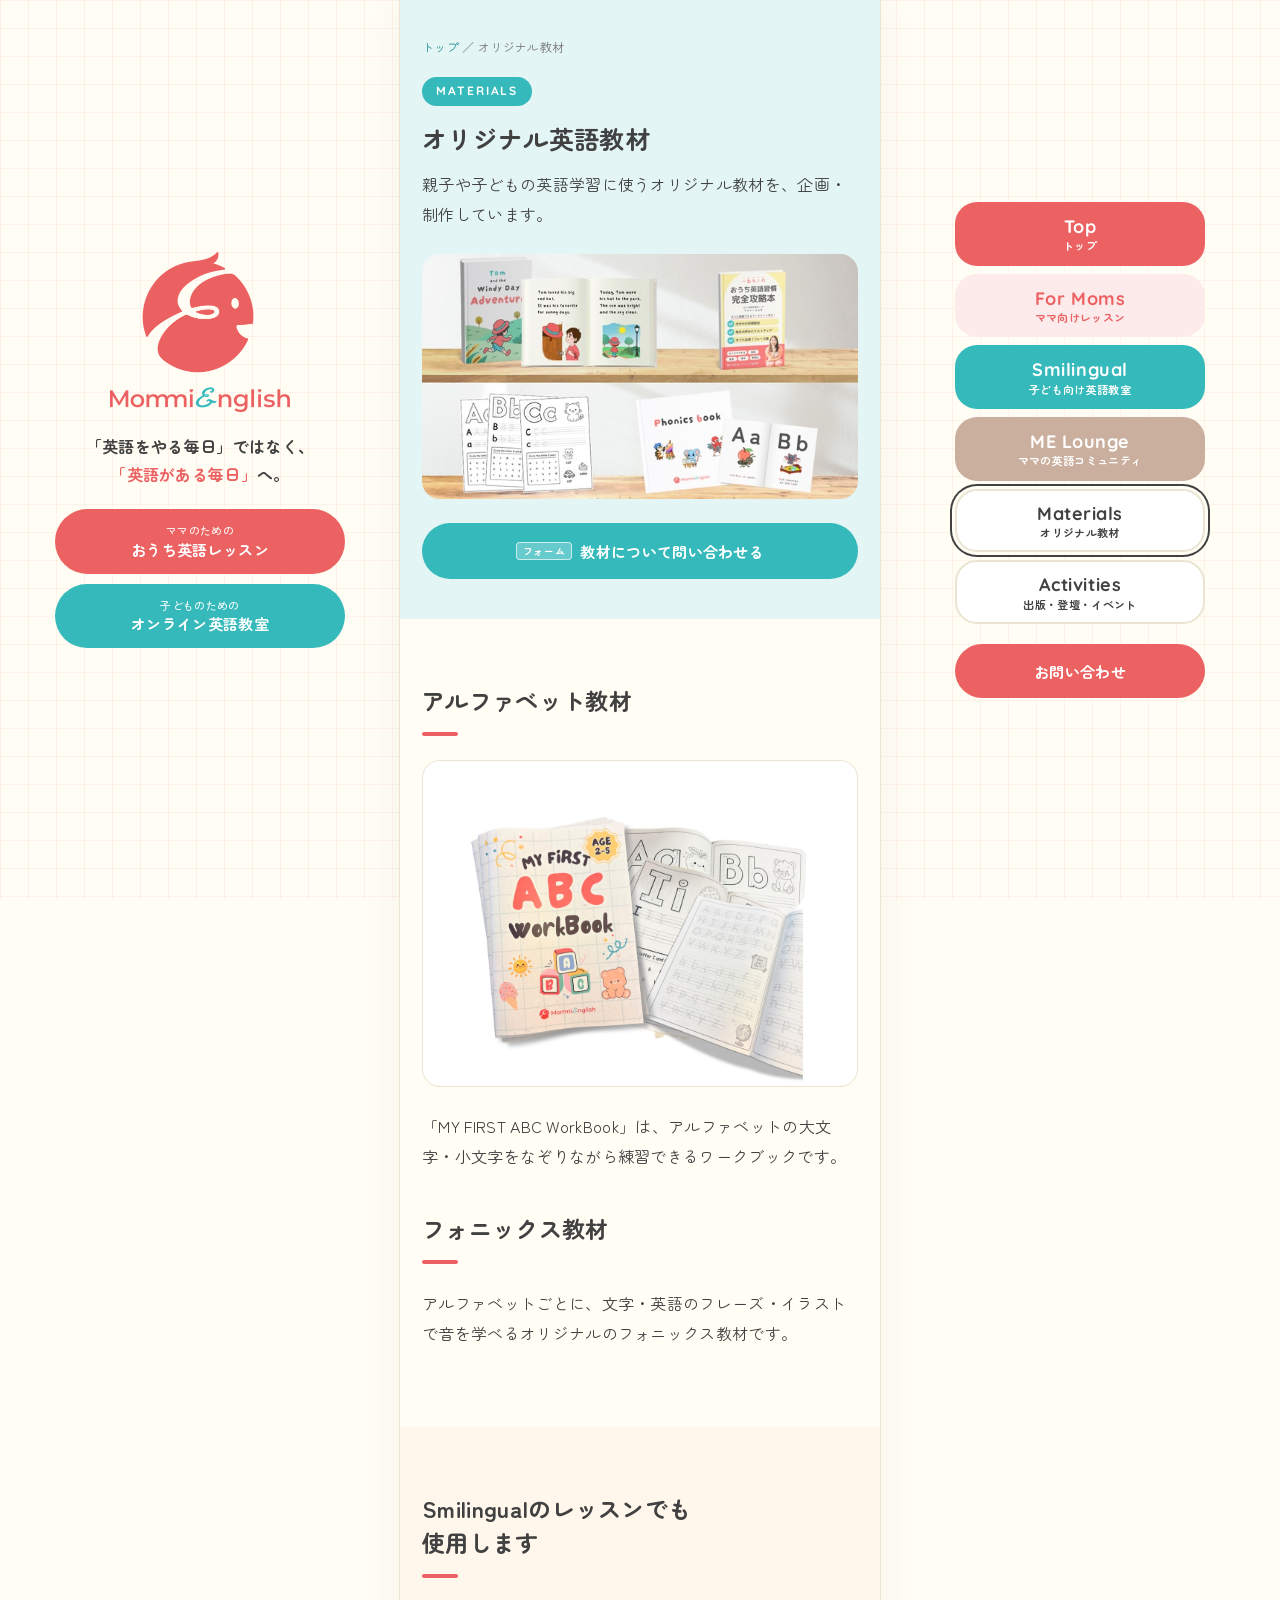
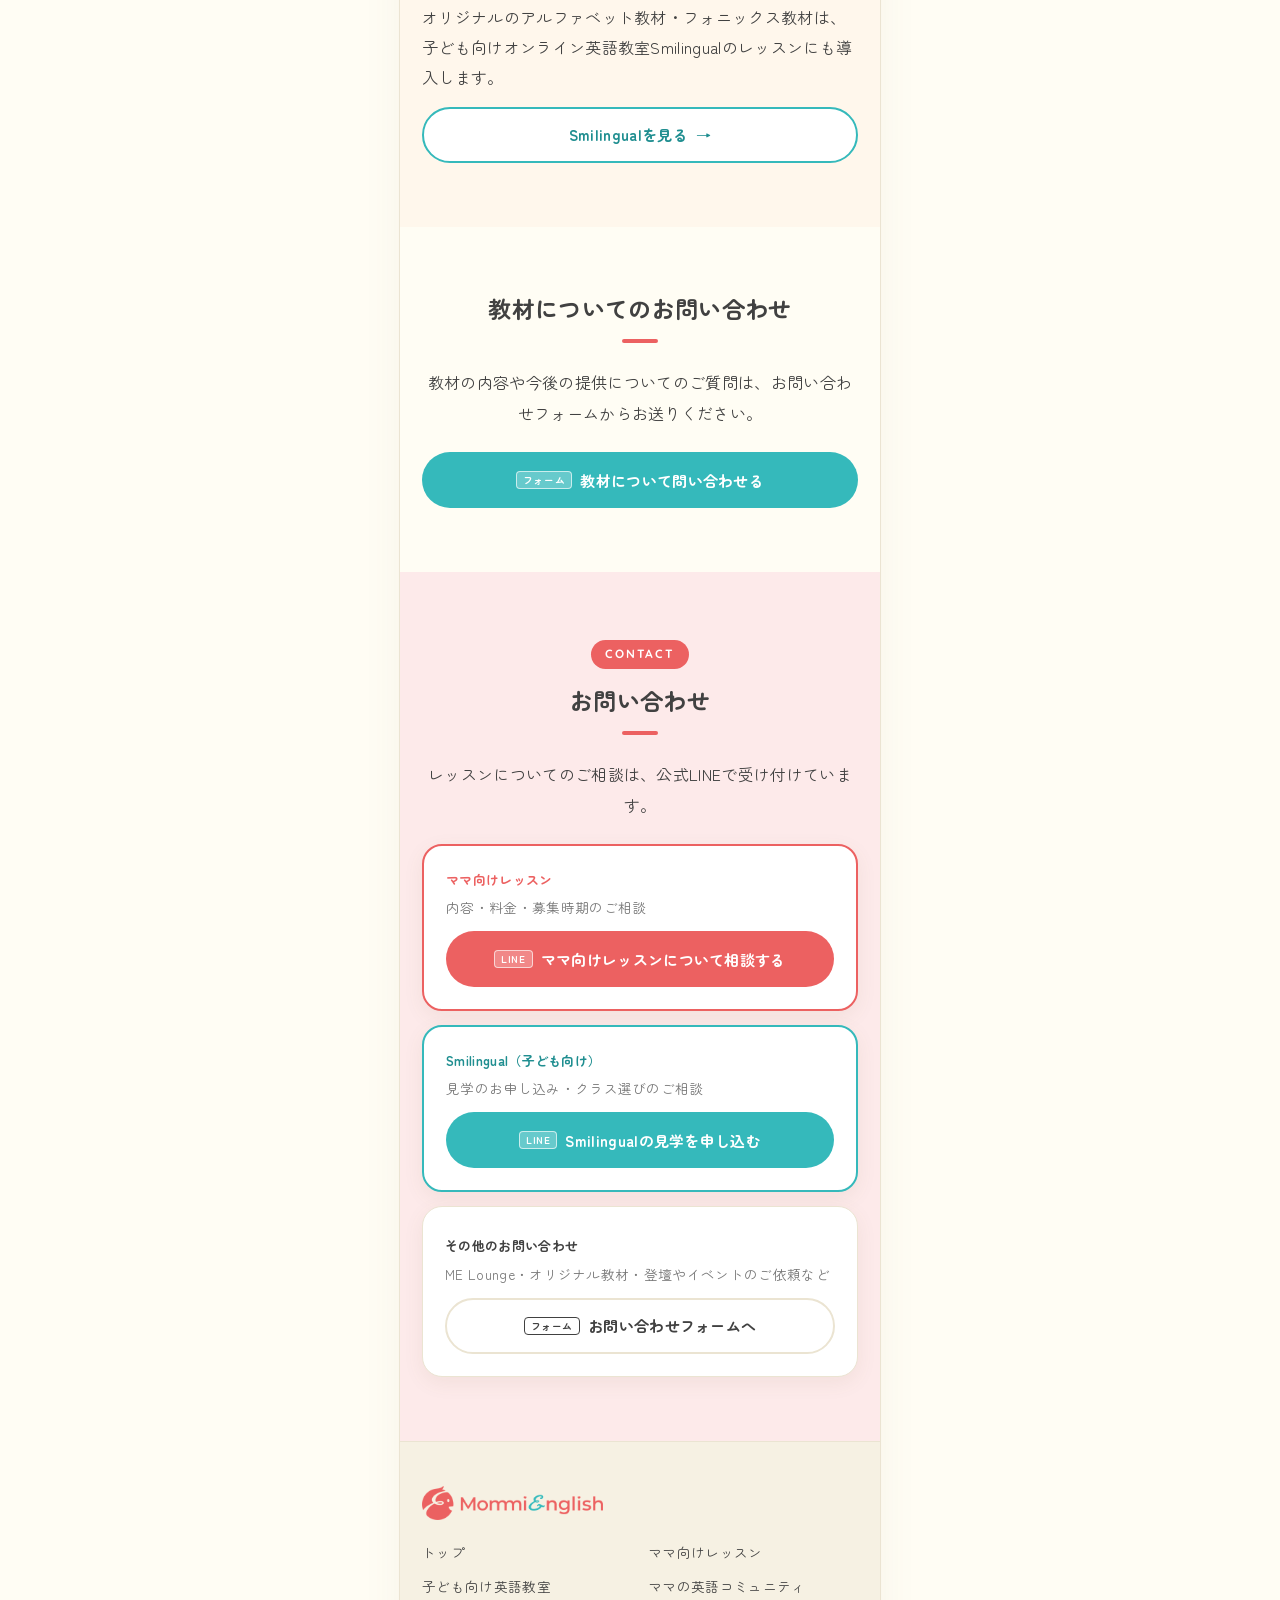
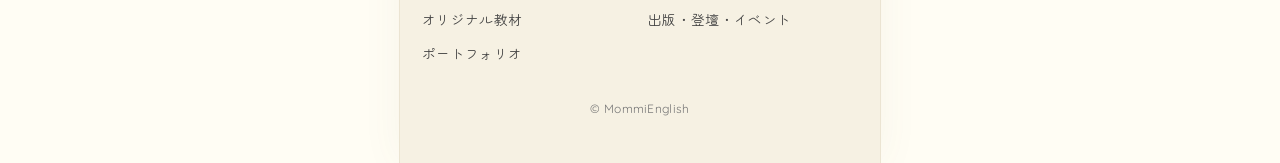
<file: materials.html>
<!doctype html>
<html lang="ja">
<head>
<meta charset="utf-8">
<meta name="viewport" content="width=device-width, initial-scale=1">
<title>オリジナル英語教材｜MommiEnglish</title>
<meta name="description" content="MommiEnglishが企画・制作する、親子や子どもの英語学習のためのオリジナル教材（アルファベット教材・フォニックス教材）。Smilingualのレッスンにも導入します。">
<meta property="og:type" content="article">
<meta property="og:site_name" content="MommiEnglish">
<meta property="og:title" content="オリジナル英語教材｜MommiEnglish">
<meta property="og:description" content="MommiEnglishが企画・制作する、親子や子どもの英語学習のためのオリジナル教材（アルファベット教材・フォニックス教材）。Smilingualのレッスンにも導入します。">
<!-- ドメイン決定後に追加：<link rel="canonical" href="https://（ドメイン）/materials.html"> と <meta property="og:image" content="https://（ドメイン）/images/hero.jpg"> -->
<meta name="theme-color" content="#fffdf4">
<link rel="icon" type="image/png" href="images/favicon.png">
<link rel="apple-touch-icon" href="images/favicon.png">
<link rel="preconnect" href="https://fonts.googleapis.com">
<link rel="preconnect" href="https://fonts.gstatic.com" crossorigin>
<link href="https://fonts.googleapis.com/css2?family=Zen+Maru+Gothic:wght@400;500;700&family=Quicksand:wght@600;700&display=swap" rel="stylesheet">
<link rel="stylesheet" href="css/style.css">
</head>
<body>
<a class="skip" href="#main">本文へスキップ</a>

<div class="stage">

<!-- 左パネル（PC・画面幅1100px以上のみ表示） -->
<aside class="side side-l" aria-label="MommiEnglish">
  <div class="in">
    <a href="index.html"><img class="basic" src="images/logo-basic.png" alt="MommiEnglish トップへ" width="720" height="638"></a>
    <p class="catch">「英語をやる毎日」ではなく、<br><em>「英語がある毎日」</em>へ。</p>
    <div class="duo">
      <a class="btn btn-main" href="mama.html"><small>ママのための</small>おうち英語レッスン</a>
      <a class="btn btn-sub" href="smilingual.html"><small>子どものための</small>オンライン英語教室</a>
    </div>
  </div>
</aside>

<div class="site">

<header class="hdr">
  <div class="in">
    <a class="logo" href="index.html"><img src="images/logo-type.png" alt="MommiEnglish トップへ" width="900" height="123"></a>
    <a class="btn btn-main hcta" href="#contact">お問い合わせ</a>
    <button class="hamb" id="hamb" type="button" aria-label="メニュー" aria-expanded="false" aria-controls="drawer"><span></span><span></span><span></span></button>
  </div>
  <nav class="drawer" id="drawer" aria-label="メインメニュー">
      <a href="index.html">トップ <small>MommiEnglishについて</small></a>
      <a href="mama.html">ママ向けレッスン <small>MommiEnglish</small></a>
      <a href="smilingual.html">子ども向け英語教室 <small>Smilingual</small></a>
      <a href="lounge.html">ママの英語コミュニティ <small>ME Lounge</small></a>
      <a href="materials.html" aria-current="page">オリジナル教材 <small>Materials</small></a>
      <a href="activity.html">出版・登壇・イベント <small>Activities</small></a>
  </nav>
</header>

<main id="main">
<section class="pagehead" style="background:var(--sub-soft)">
  <div class="wrap">
    <nav class="crumb" aria-label="パンくずリスト"><a href="index.html">トップ</a> ／ オリジナル教材</nav>
    <span class="eyebrow">MATERIALS</span>
    <h1>オリジナル英語教材</h1>
    <p>親子や子どもの英語学習に使うオリジナル教材を、企画・制作しています。</p>
    <img class="photo r-16-9 mt-m" src="images/materials.jpg" alt="MommiEnglishのオリジナル教材" width="620" height="340">
    <div class="btn-row"><a class="btn btn-sub" data-link="form"><span class="tag">フォーム</span>教材について問い合わせる</a></div>
  </div>
</section>

<section class="sec">
  <div class="wrap">
    <h2 class="ttl">アルファベット教材</h2>
    <img class="photo r-4-3 contain" src="images/abc-workbook.jpg" alt="オリジナル アルファベット教材「MY FIRST ABC WorkBook」の表紙と中面" width="1000" height="876" loading="lazy">
    <p class="mt-m">「MY FIRST ABC WorkBook」は、アルファベットの大文字・小文字をなぞりながら練習できるワークブックです。</p>
    <!-- 対象年齢・ページ数・特徴などの紹介文が決まったらここに追加 -->

    <h2 class="ttl mt-l">フォニックス教材</h2>
    <p>アルファベットごとに、文字・英語のフレーズ・イラストで音を学べるオリジナルのフォニックス教材です。</p>
    <!-- 表紙・見開き画像と紹介文が届いたらここに追加 -->
  </div>
</section>

<section class="sec tint">
  <div class="wrap">
    <h2 class="ttl">Smilingualのレッスンでも<br>使用します</h2>
    <p>オリジナルのアルファベット教材・フォニックス教材は、子ども向けオンライン英語教室Smilingualのレッスンにも導入します。</p>
    <a class="btn btn-ghost-sub arrow" href="smilingual.html">Smilingualを見る</a>
  </div>
</section>

<section class="sec">
  <div class="wrap center">
    <h2 class="ttl">教材についてのお問い合わせ</h2>
    <p>教材の内容や今後の提供についてのご質問は、お問い合わせフォームからお送りください。</p>
    <div class="btn-row"><a class="btn btn-sub" data-link="form"><span class="tag">フォーム</span>教材について問い合わせる</a></div>
  </div>
</section>
</main>

<!-- お問い合わせ（全ページ共通） -->
<section class="contact" id="contact">
  <div class="wrap center">
    <span class="eyebrow main">CONTACT</span>
    <h2 class="ttl">お問い合わせ</h2>
    <p>レッスンについてのご相談は、公式LINEで受け付けています。</p>
    <div class="grid mt-m">
      <div class="card" style="border:2px solid var(--main)">
        <span class="label for main">ママ向けレッスン</span>
        <p class="small" style="margin:2px 0 0">内容・料金・募集時期のご相談</p>
        <a class="btn btn-main" data-link="line"><span class="tag">LINE</span>ママ向けレッスンについて相談する</a>
      </div>
      <div class="card" style="border:2px solid var(--sub)">
        <span class="label for sub">Smilingual（子ども向け）</span>
        <p class="small" style="margin:2px 0 0">見学のお申し込み・クラス選びのご相談</p>
        <a class="btn btn-sub" data-link="line"><span class="tag">LINE</span>Smilingualの見学を申し込む</a>
      </div>
      <div class="card">
        <span class="label">その他のお問い合わせ</span>
        <p class="small" style="margin:2px 0 0">ME Lounge・オリジナル教材・登壇やイベントのご依頼など</p>
        <a class="btn btn-ghost" data-link="form"><span class="tag">フォーム</span>お問い合わせフォームへ</a>
      </div>
    </div>
  </div>
</section>

<footer class="ftr">
  <div class="wrap">
    <a href="index.html"><img class="ftr-logo" src="images/logo-horizontal.png" alt="MommiEnglish" width="1000" height="188"></a>
    <!-- 会社情報（正式名称・所在地・連絡先）が決まったらここに追加 -->
    <nav aria-label="フッターメニュー">
      <ul>
          <li><a href="index.html">トップ</a></li>
          <li><a href="mama.html">ママ向けレッスン</a></li>
          <li><a href="smilingual.html">子ども向け英語教室</a></li>
          <li><a href="lounge.html">ママの英語コミュニティ</a></li>
          <li><a href="materials.html">オリジナル教材</a></li>
          <li><a href="activity.html">出版・登壇・イベント</a></li>
          <li><a href="portfolio/index.html">ポートフォリオ</a></li>
      </ul>
    </nav>
    <!-- プライバシーポリシー・特定商取引法に基づく表記・利用規約のページができたらここにリンクを追加 -->
    <p class="copy">© MommiEnglish</p>
  </div>
</footer>

</div><!-- /.site -->

<!-- 右パネル（PC・画面幅1100px以上のみ表示） -->
<aside class="side side-r" aria-label="メニュー">
  <div class="in">
    <nav class="tabs" aria-label="メインメニュー">
      <a class="t1" href="index.html"><span class="en">Top</span><span class="jp">トップ</span></a>
      <a class="t2" href="mama.html"><span class="en">For Moms</span><span class="jp">ママ向けレッスン</span></a>
      <a class="t3" href="smilingual.html"><span class="en">Smilingual</span><span class="jp">子ども向け英語教室</span></a>
      <a class="t4" href="lounge.html"><span class="en">ME Lounge</span><span class="jp">ママの英語コミュニティ</span></a>
      <a class="t5" href="materials.html" aria-current="page"><span class="en">Materials</span><span class="jp">オリジナル教材</span></a>
      <a class="t6" href="activity.html"><span class="en">Activities</span><span class="jp">出版・登壇・イベント</span></a>
    </nav>
    <a class="btn btn-main" href="#contact">お問い合わせ</a>
  </div>
</aside>

</div><!-- /.stage -->

<div class="toast" id="toast" role="status" aria-live="polite"></div>
<script src="js/main.js"></script>
</body>
</html>
</file>
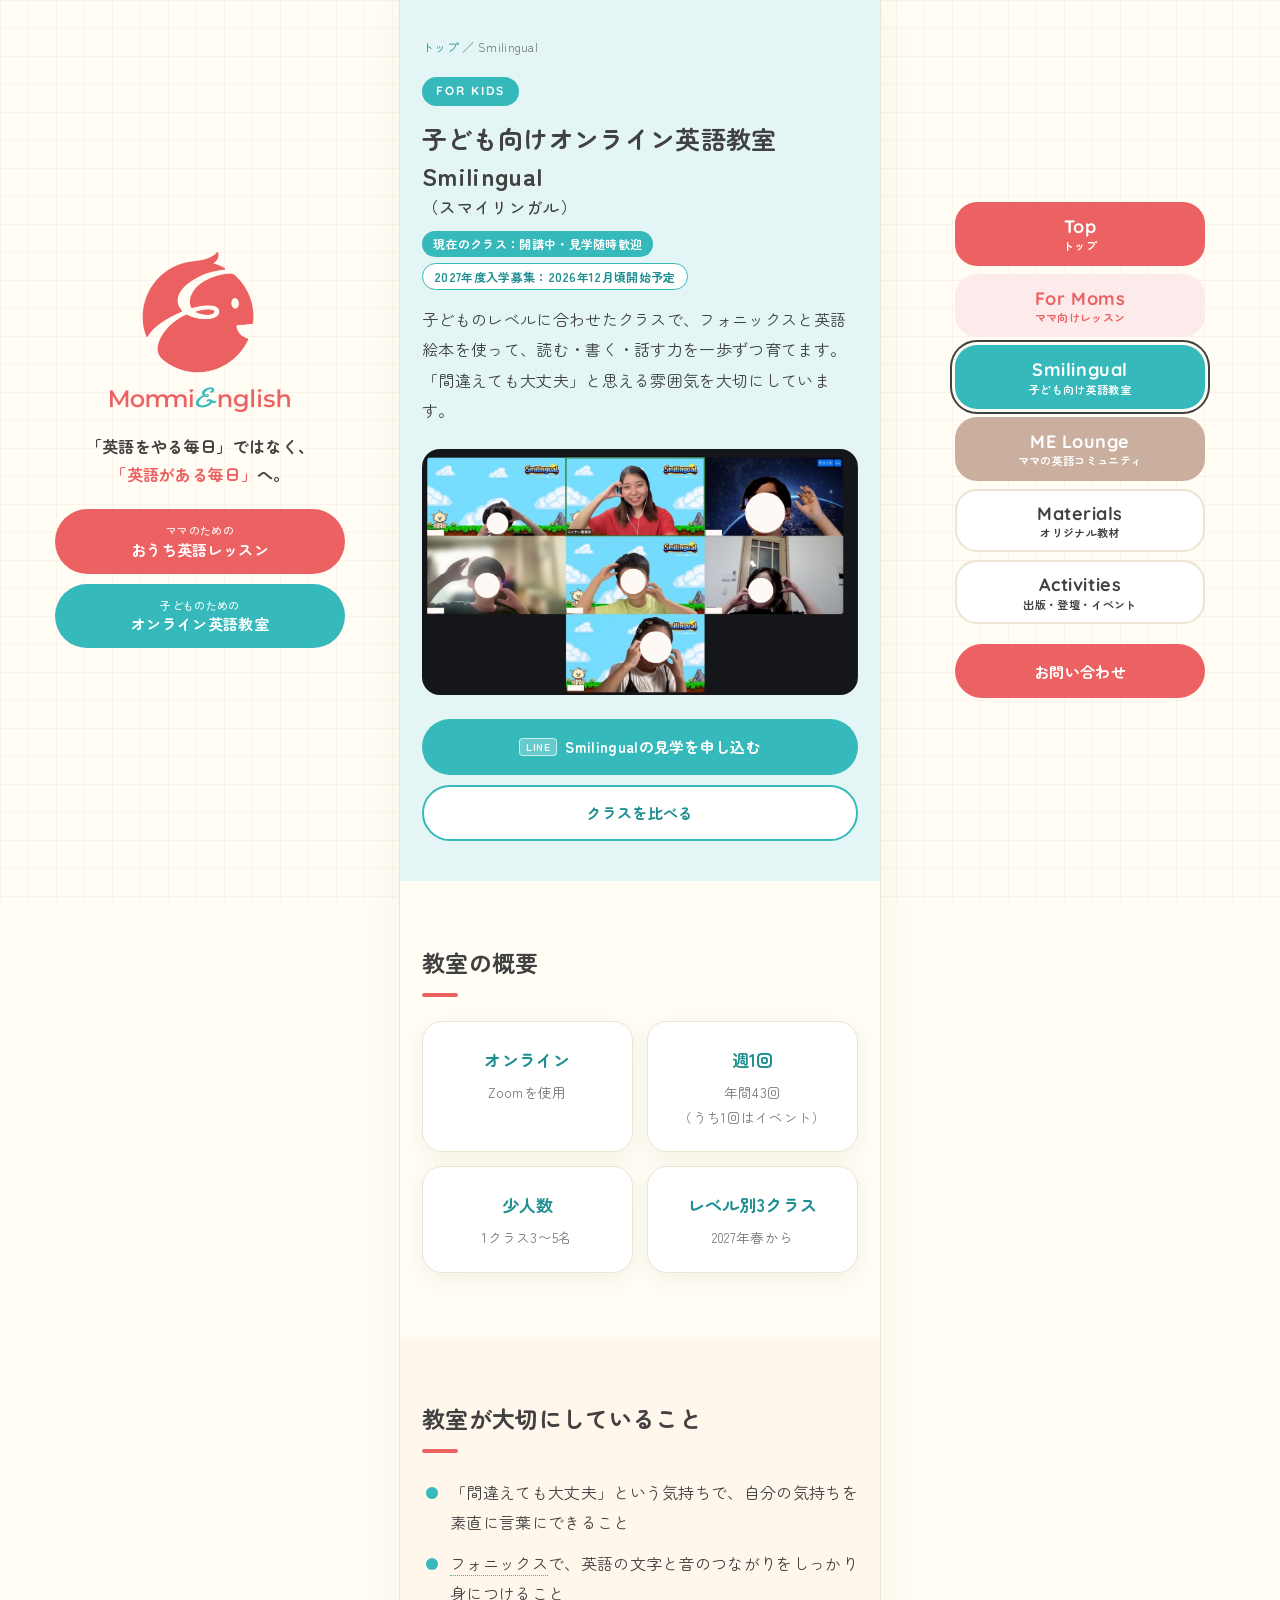
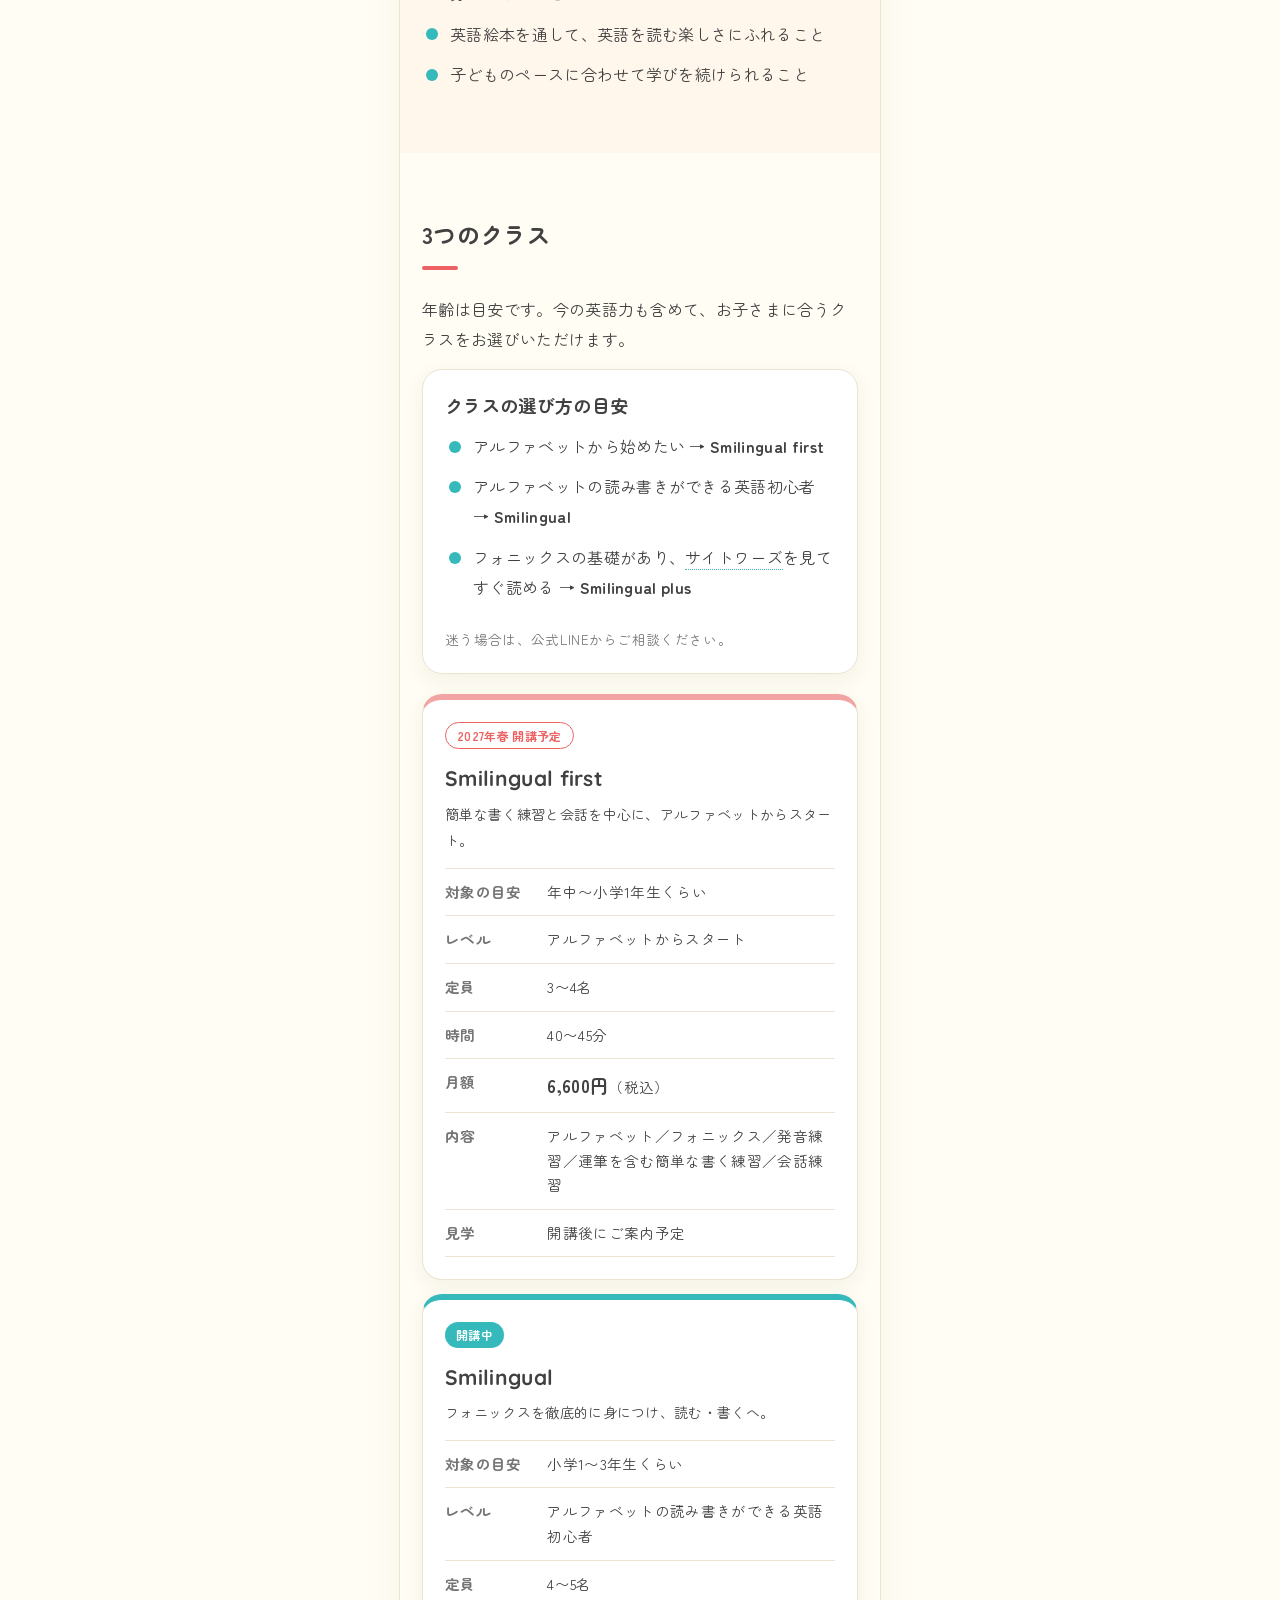
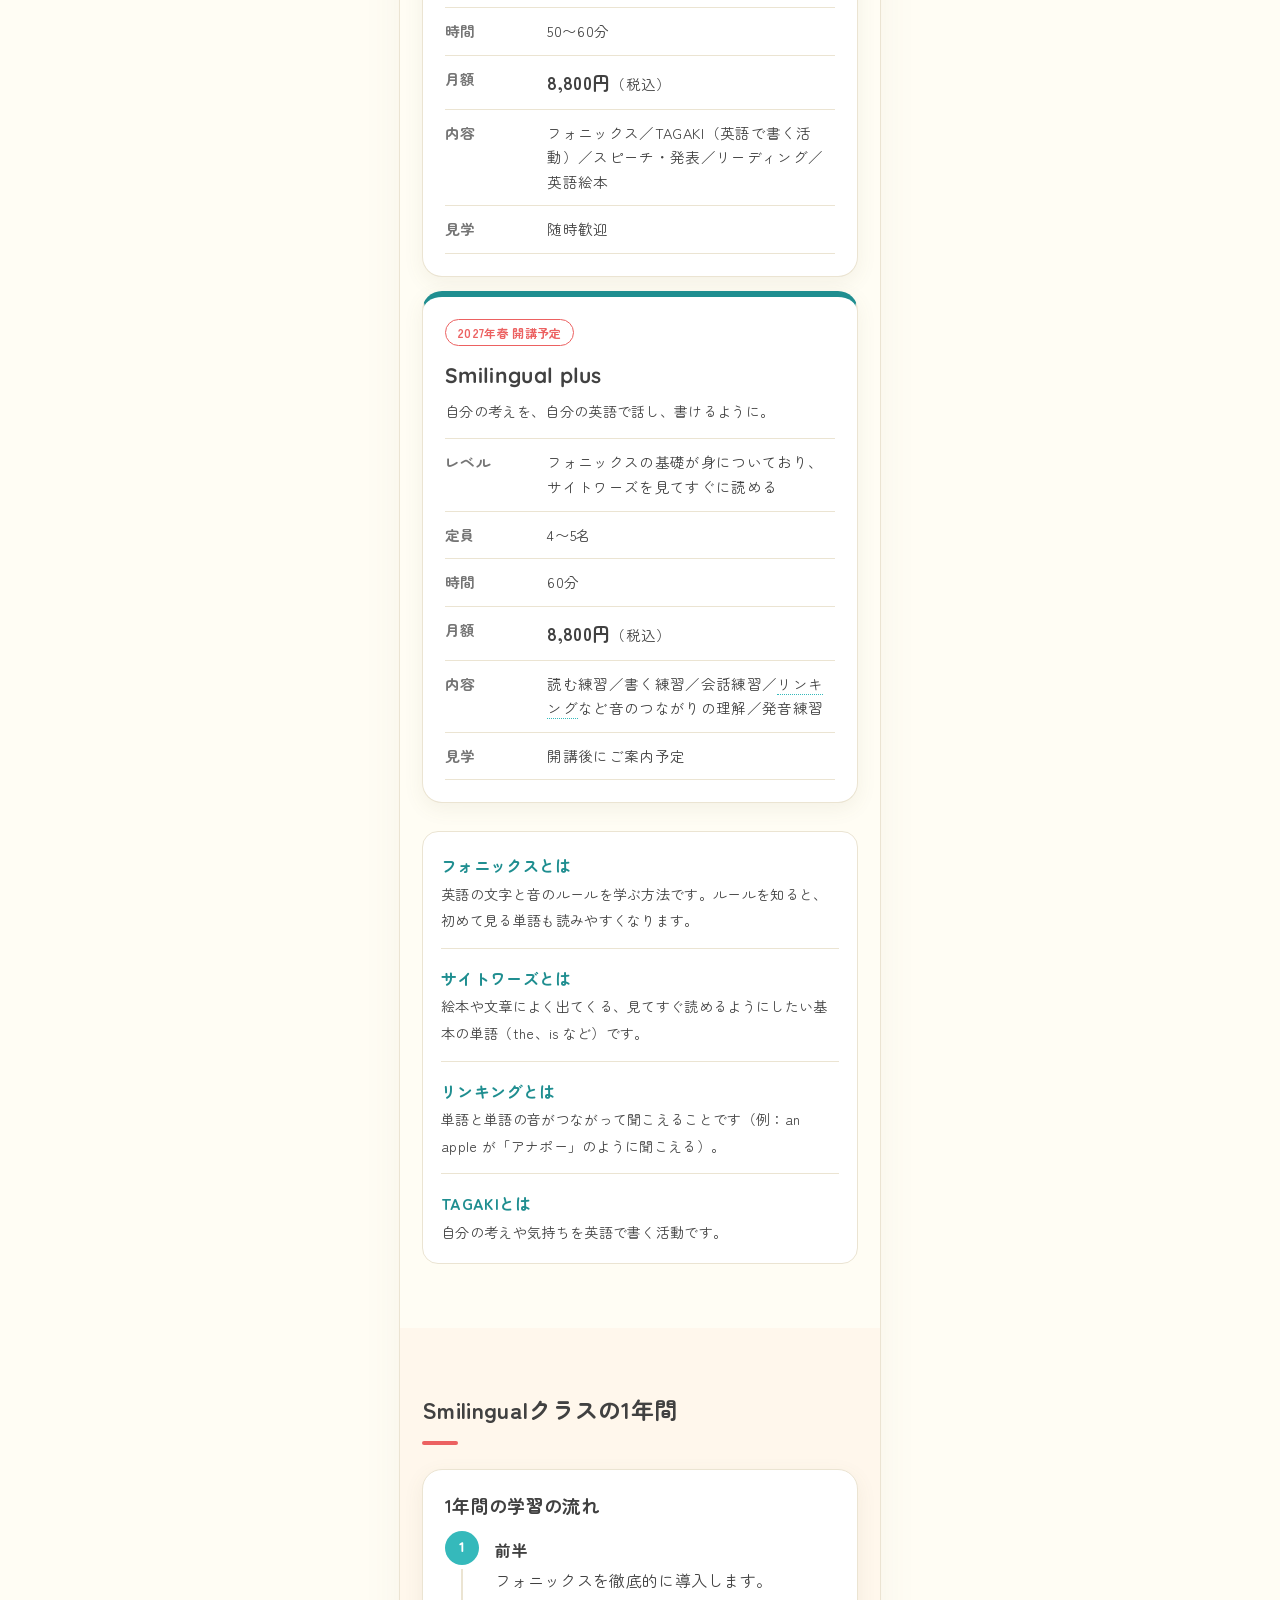
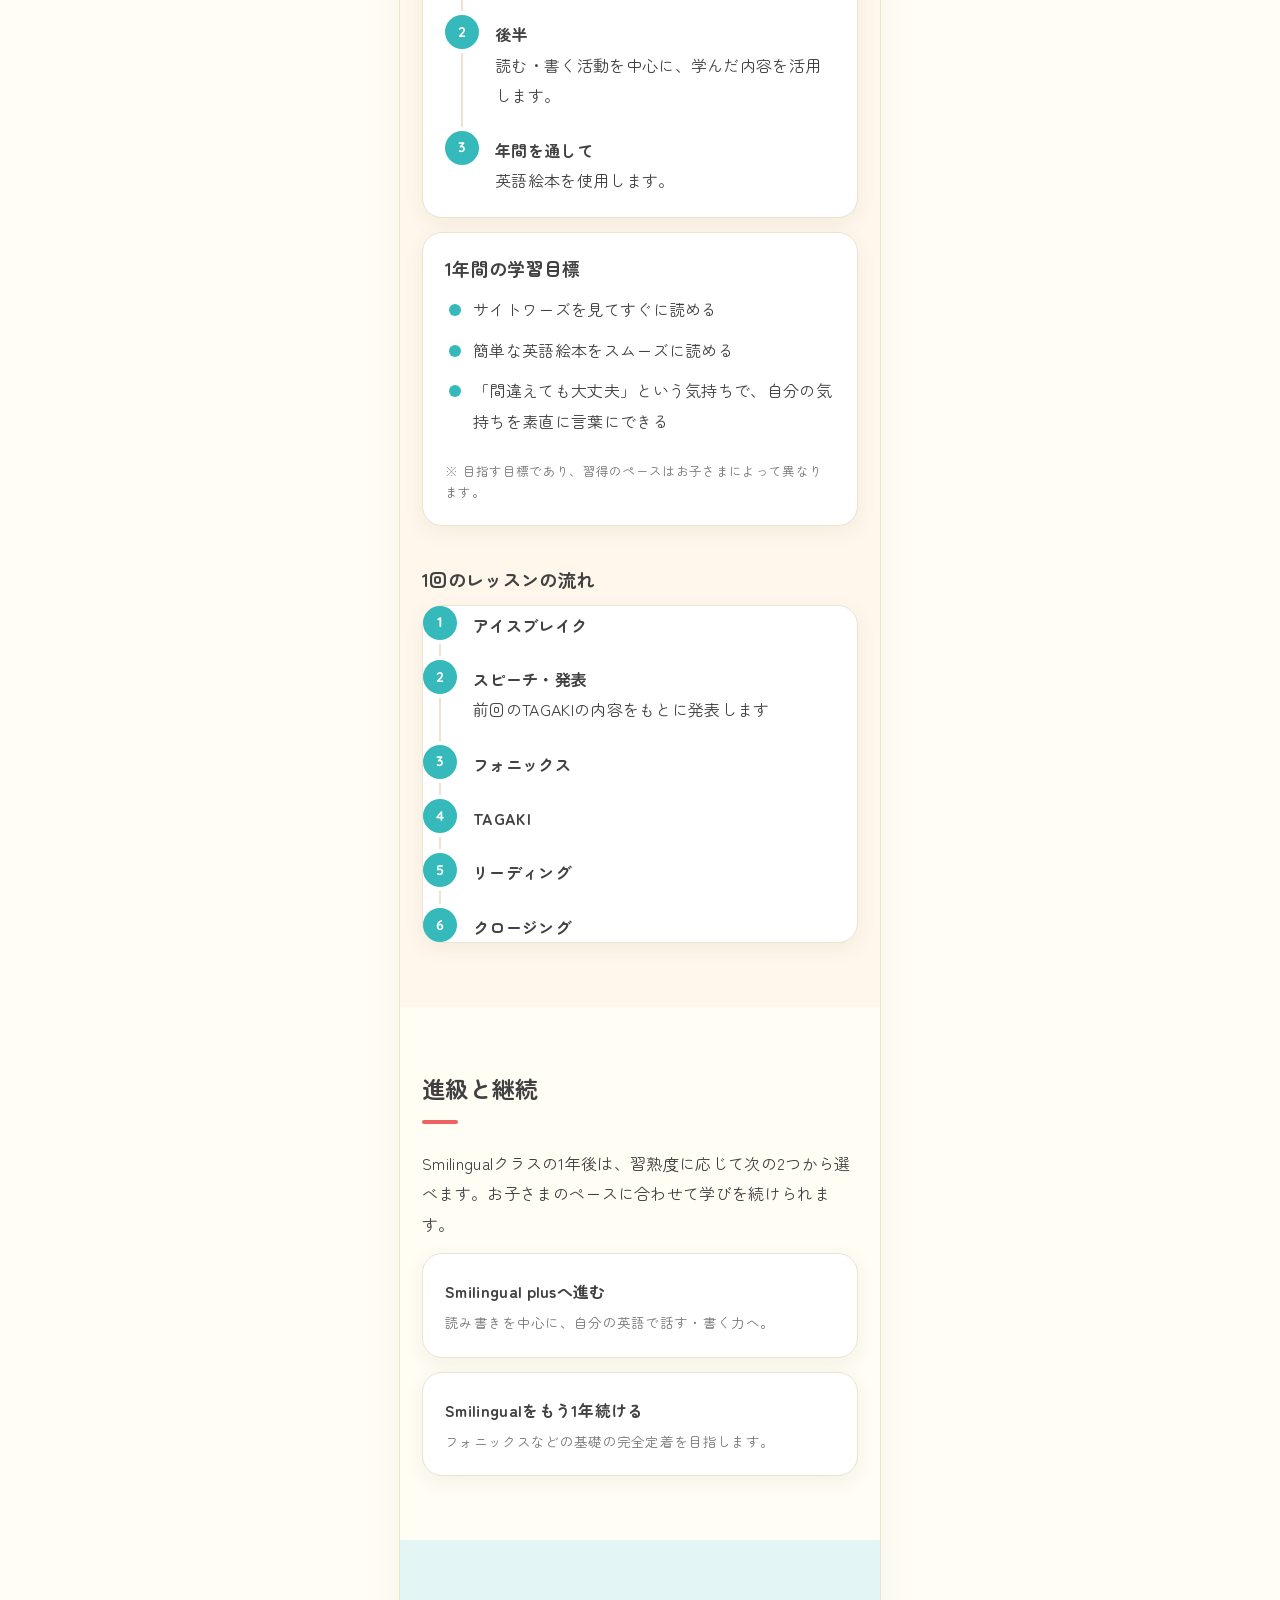
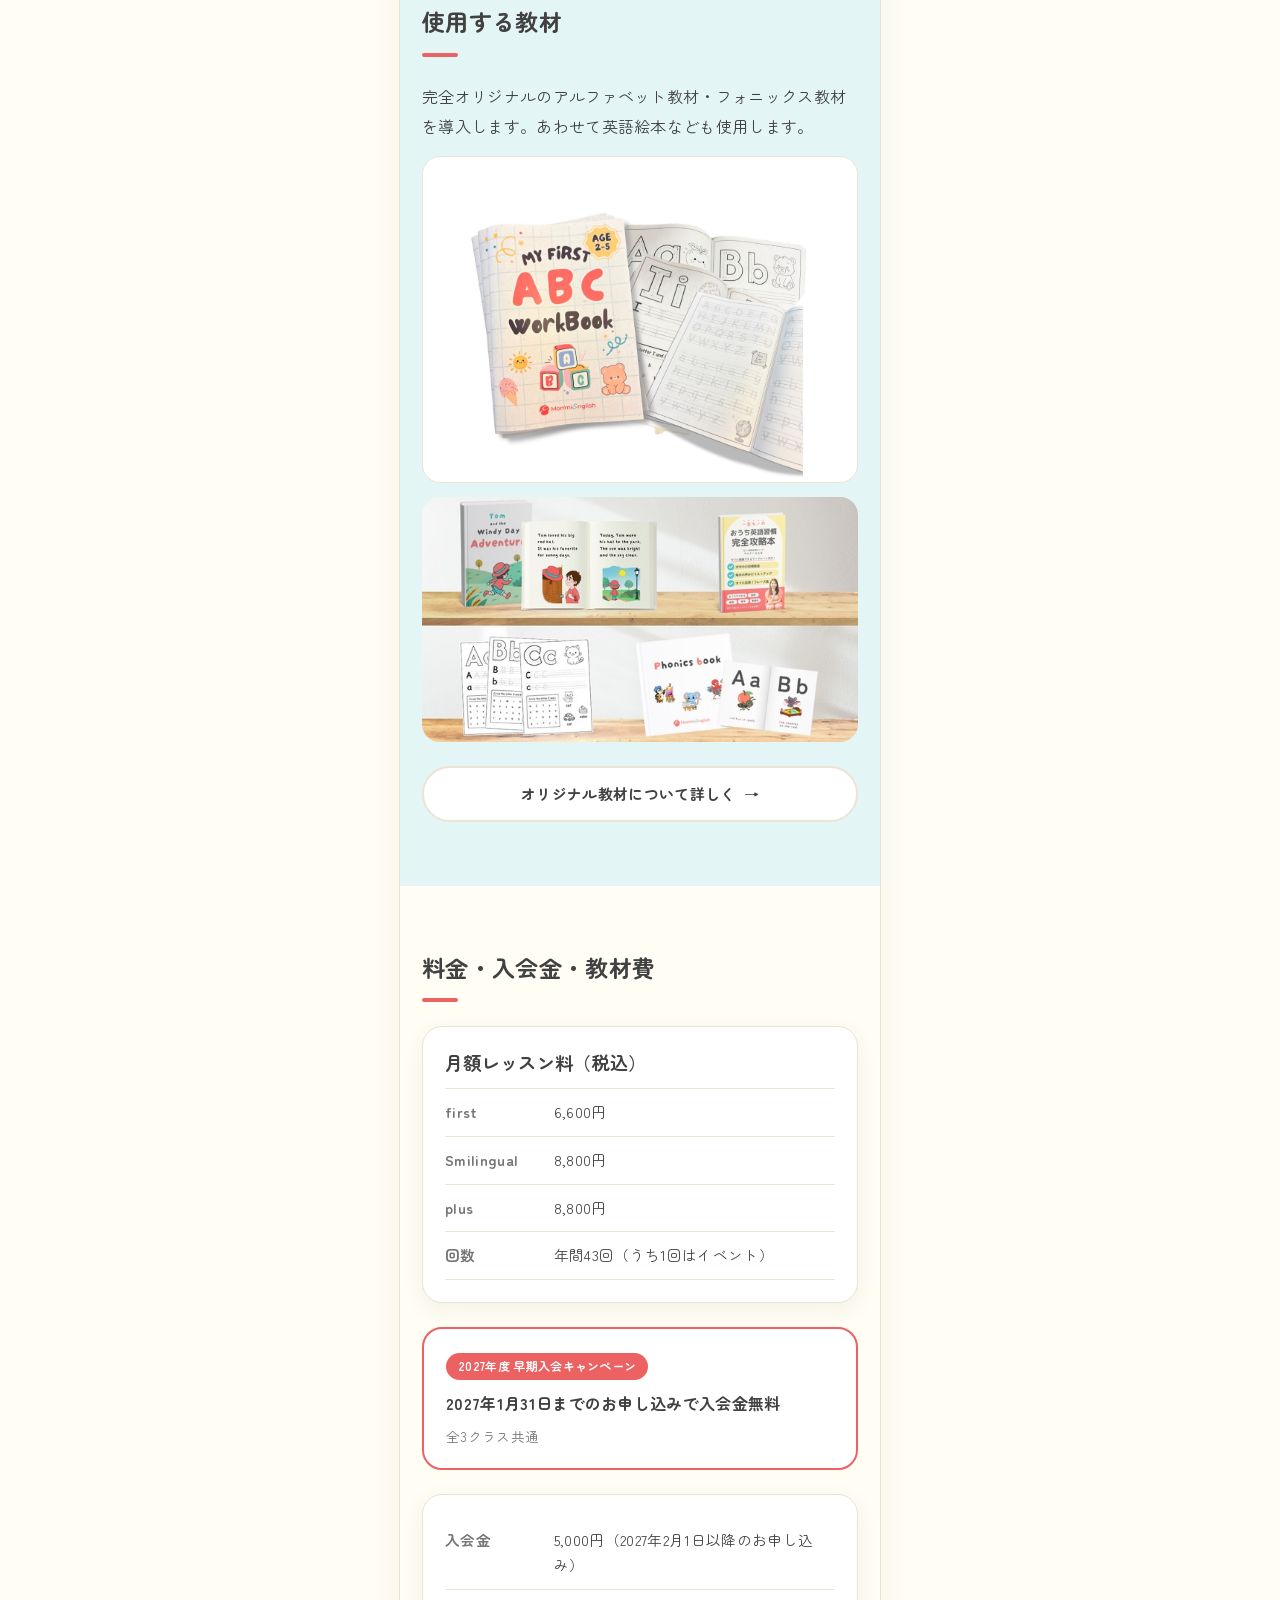
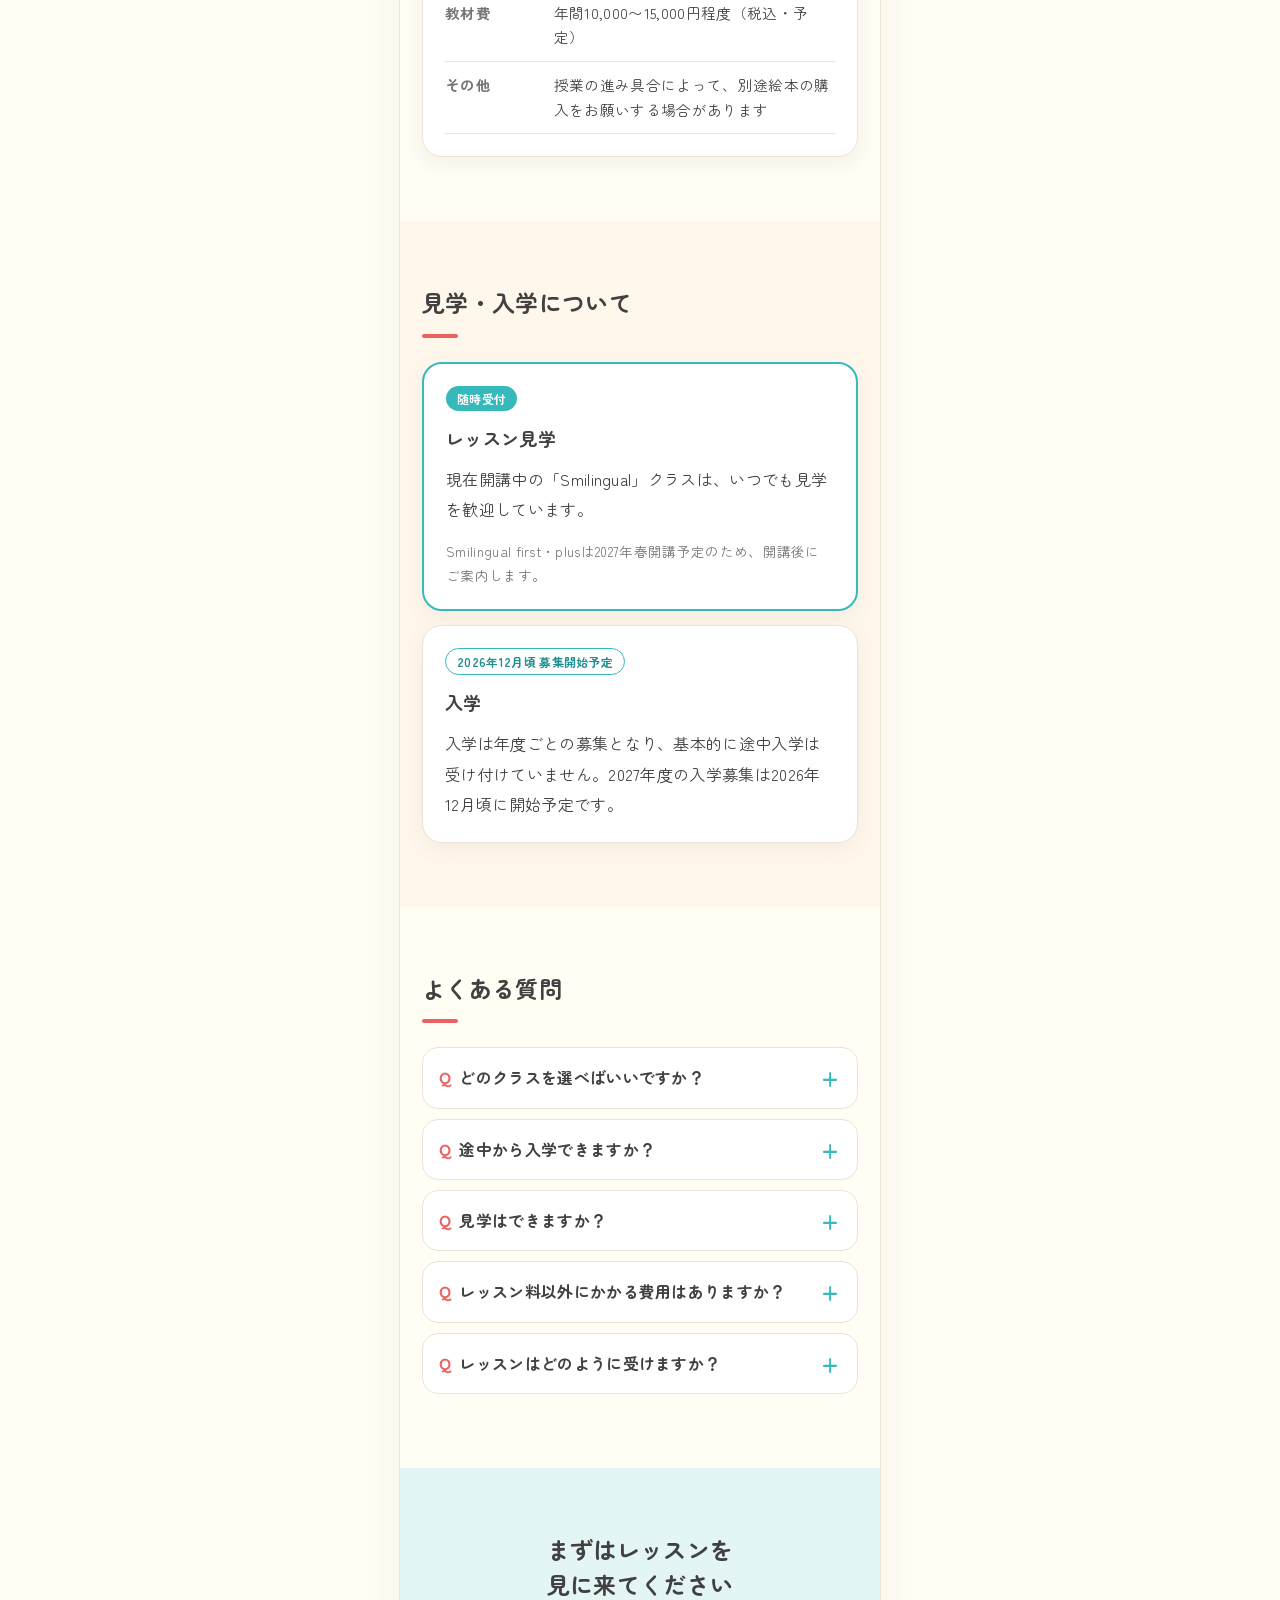
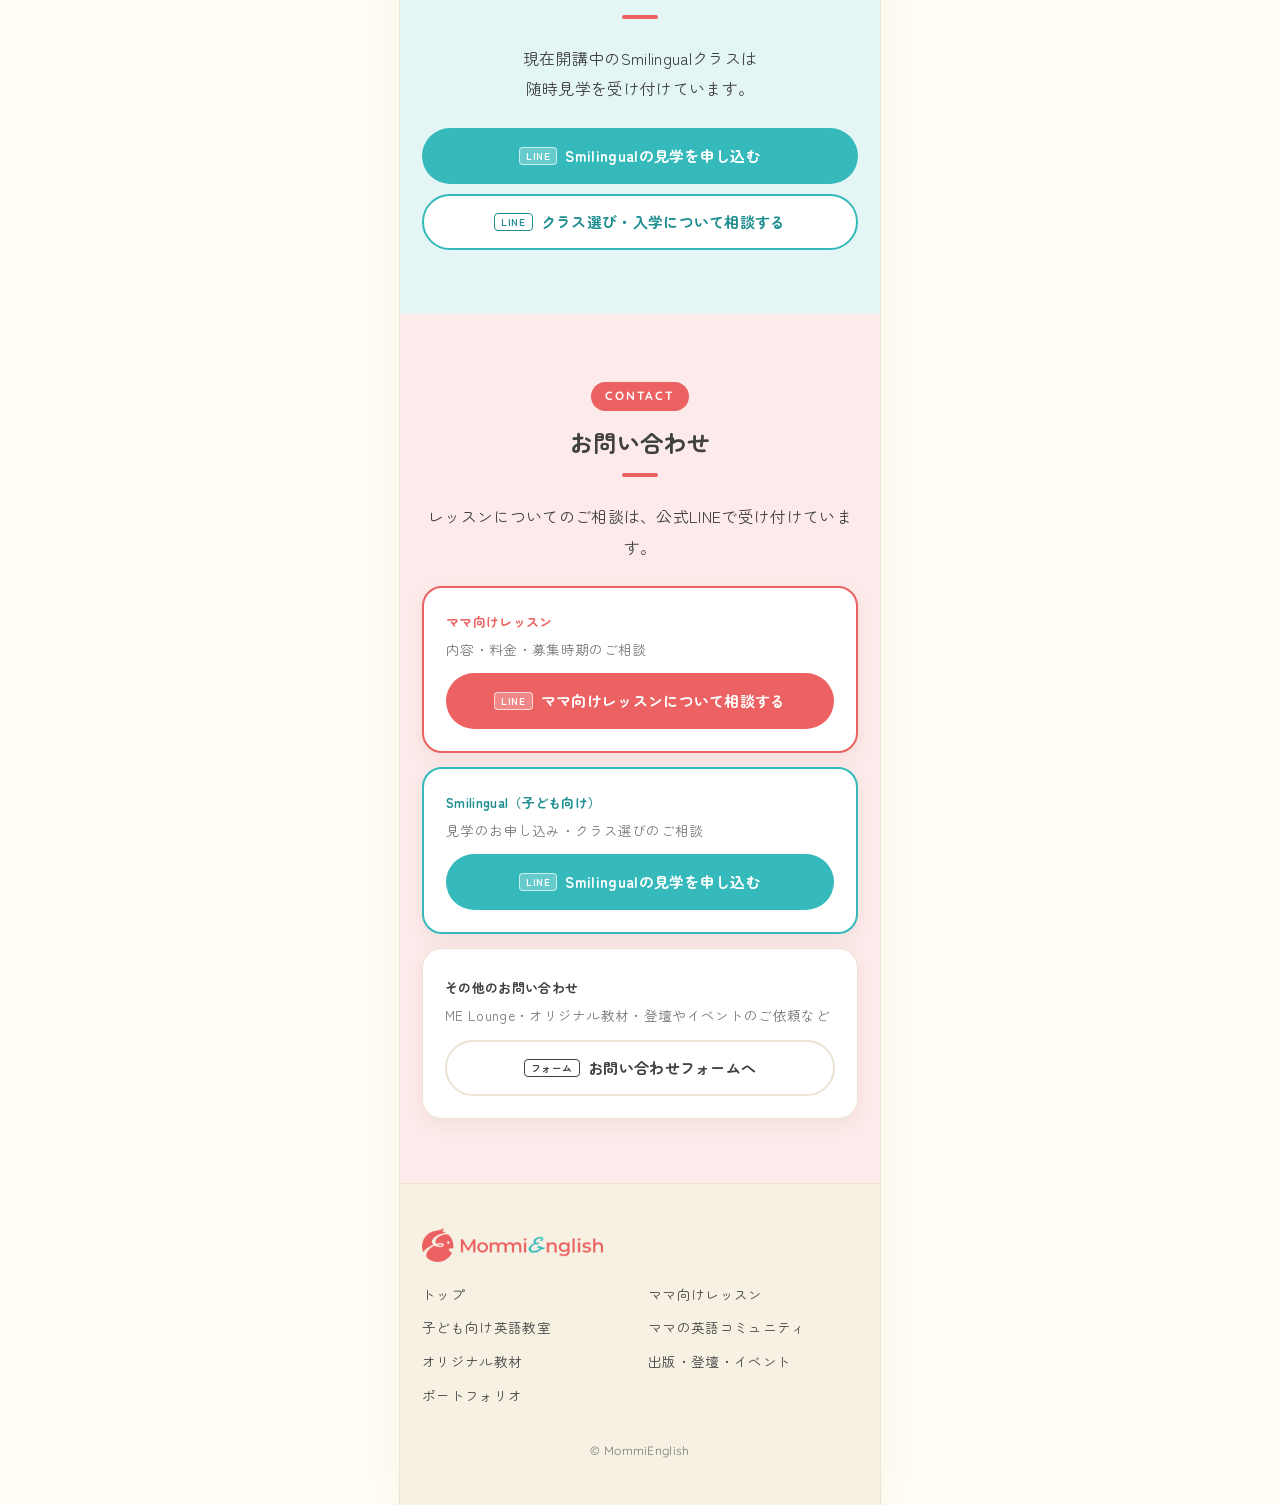
<file: smilingual.html>
<!doctype html>
<html lang="ja">
<head>
<meta charset="utf-8">
<meta name="viewport" content="width=device-width, initial-scale=1">
<title>Smilingual（スマイリンガル）子ども向けオンライン英語教室｜MommiEnglish</title>
<meta name="description" content="フォニックスと英語絵本で、読む・書く・話す力を一歩ずつ育てる子ども向けオンライン英語教室。Zoom・少人数・週1回。2027年春からレベル別3クラス。現在のクラスは見学随時歓迎。">
<meta property="og:type" content="article">
<meta property="og:site_name" content="MommiEnglish">
<meta property="og:title" content="Smilingual（スマイリンガル）子ども向けオンライン英語教室｜MommiEnglish">
<meta property="og:description" content="フォニックスと英語絵本で、読む・書く・話す力を一歩ずつ育てる子ども向けオンライン英語教室。Zoom・少人数・週1回。2027年春からレベル別3クラス。現在のクラスは見学随時歓迎。">
<!-- ドメイン決定後に追加：<link rel="canonical" href="https://（ドメイン）/smilingual.html"> と <meta property="og:image" content="https://（ドメイン）/images/hero.jpg"> -->
<meta name="theme-color" content="#fffdf4">
<link rel="icon" type="image/png" href="images/favicon.png">
<link rel="apple-touch-icon" href="images/favicon.png">
<link rel="preconnect" href="https://fonts.googleapis.com">
<link rel="preconnect" href="https://fonts.gstatic.com" crossorigin>
<link href="https://fonts.googleapis.com/css2?family=Zen+Maru+Gothic:wght@400;500;700&family=Quicksand:wght@600;700&display=swap" rel="stylesheet">
<link rel="stylesheet" href="css/style.css">
</head>
<body>
<a class="skip" href="#main">本文へスキップ</a>

<div class="stage">

<!-- 左パネル（PC・画面幅1100px以上のみ表示） -->
<aside class="side side-l" aria-label="MommiEnglish">
  <div class="in">
    <a href="index.html"><img class="basic" src="images/logo-basic.png" alt="MommiEnglish トップへ" width="720" height="638"></a>
    <p class="catch">「英語をやる毎日」ではなく、<br><em>「英語がある毎日」</em>へ。</p>
    <div class="duo">
      <a class="btn btn-main" href="mama.html"><small>ママのための</small>おうち英語レッスン</a>
      <a class="btn btn-sub" href="smilingual.html"><small>子どものための</small>オンライン英語教室</a>
    </div>
  </div>
</aside>

<div class="site">

<header class="hdr">
  <div class="in">
    <a class="logo" href="index.html"><img src="images/logo-type.png" alt="MommiEnglish トップへ" width="900" height="123"></a>
    <a class="btn btn-main hcta" href="#contact">お問い合わせ</a>
    <button class="hamb" id="hamb" type="button" aria-label="メニュー" aria-expanded="false" aria-controls="drawer"><span></span><span></span><span></span></button>
  </div>
  <nav class="drawer" id="drawer" aria-label="メインメニュー">
      <a href="index.html">トップ <small>MommiEnglishについて</small></a>
      <a href="mama.html">ママ向けレッスン <small>MommiEnglish</small></a>
      <a href="smilingual.html" aria-current="page">子ども向け英語教室 <small>Smilingual</small></a>
      <a href="lounge.html">ママの英語コミュニティ <small>ME Lounge</small></a>
      <a href="materials.html">オリジナル教材 <small>Materials</small></a>
      <a href="activity.html">出版・登壇・イベント <small>Activities</small></a>
  </nav>
</header>

<main id="main">
<section class="pagehead" style="background:var(--sub-soft)">
  <div class="wrap">
    <nav class="crumb" aria-label="パンくずリスト"><a href="index.html">トップ</a> ／ Smilingual</nav>
    <span class="eyebrow">FOR KIDS</span>
    <h1>子ども向けオンライン英語教室<br>Smilingual<small>（スマイリンガル）</small></h1>
    <div class="badges"><span class="st st-open">現在のクラス：開講中・見学随時歓迎</span><span class="st st-plan-sub">2027年度入学募集：2026年12月頃開始予定</span></div>
    <p>子どものレベルに合わせたクラスで、フォニックスと英語絵本を使って、読む・書く・話す力を一歩ずつ育てます。「間違えても大丈夫」と思える雰囲気を大切にしています。</p>
    <img class="photo r-16-9 mt-m" src="images/lesson-kids.jpg" alt="Smilingualのオンラインレッスンの様子" width="1200" height="675">
    <div class="btn-row">
      <a class="btn btn-sub" data-link="line"><span class="tag">LINE</span>Smilingualの見学を申し込む</a>
      <a class="btn btn-ghost-sub" href="#classes">クラスを比べる</a>
    </div>
  </div>
</section>

<section class="sec">
  <div class="wrap">
    <h2 class="ttl">教室の概要</h2>
    <div class="grid cols-2">
      <div class="card point"><b>オンライン</b><p class="small">Zoomを使用</p></div>
      <div class="card point"><b>週1回</b><p class="small">年間43回<br>（うち1回はイベント）</p></div>
      <div class="card point"><b>少人数</b><p class="small">1クラス3〜5名</p></div>
      <div class="card point"><b>レベル別3クラス</b><p class="small">2027年春から</p></div>
    </div>
  </div>
</section>

<section class="sec tint">
  <div class="wrap">
    <h2 class="ttl">教室が大切にしていること</h2>
    <ul class="check">
      <li>「間違えても大丈夫」という気持ちで、自分の気持ちを素直に言葉にできること</li>
      <li><span class="term">フォニックス</span>で、英語の文字と音のつながりをしっかり身につけること</li>
      <li>英語絵本を通して、英語を読む楽しさにふれること</li>
      <li>子どものペースに合わせて学びを続けられること</li>
    </ul>
  </div>
</section>

<section class="sec" id="classes">
  <div class="wrap">
    <h2 class="ttl">3つのクラス</h2>
    <p>年齢は目安です。今の英語力も含めて、お子さまに合うクラスをお選びいただけます。</p>
    <div class="card" style="margin-bottom:20px">
      <h3>クラスの選び方の目安</h3>
      <ul class="check">
        <li>アルファベットから始めたい → <b>Smilingual first</b></li>
        <li>アルファベットの読み書きができる英語初心者 → <b>Smilingual</b></li>
        <li>フォニックスの基礎があり、<span class="term">サイトワーズ</span>を見てすぐ読める → <b>Smilingual plus</b></li>
      </ul>
      <p class="small mt-m">迷う場合は、公式LINEからご相談ください。</p>
    </div>

    <div class="grid">
      <div class="card cls first">
        <div class="badges"><span class="st st-plan">2027年春 開講予定</span></div>
        <h3>Smilingual first</h3>
        <p class="tagline">簡単な書く練習と会話を中心に、アルファベットからスタート。</p>
        <dl class="facts">
          <dt>対象の目安</dt><dd>年中〜小学1年生くらい</dd>
          <dt>レベル</dt><dd>アルファベットからスタート</dd>
          <dt>定員</dt><dd>3〜4名</dd>
          <dt>時間</dt><dd>40〜45分</dd>
          <dt>月額</dt><dd><strong>6,600円</strong>（税込）</dd>
          <dt>内容</dt><dd>アルファベット／フォニックス／発音練習／運筆を含む簡単な書く練習／会話練習</dd>
          <dt>見学</dt><dd>開講後にご案内予定</dd>
        </dl>
      </div>
      <div class="card cls">
        <div class="badges"><span class="st st-open">開講中</span></div>
        <h3>Smilingual</h3>
        <p class="tagline">フォニックスを徹底的に身につけ、読む・書くへ。</p>
        <dl class="facts">
          <dt>対象の目安</dt><dd>小学1〜3年生くらい</dd>
          <dt>レベル</dt><dd>アルファベットの読み書きができる英語初心者</dd>
          <dt>定員</dt><dd>4〜5名</dd>
          <dt>時間</dt><dd>50〜60分</dd>
          <dt>月額</dt><dd><strong>8,800円</strong>（税込）</dd>
          <dt>内容</dt><dd>フォニックス／TAGAKI（英語で書く活動）／スピーチ・発表／リーディング／英語絵本</dd>
          <dt>見学</dt><dd>随時歓迎</dd>
        </dl>
      </div>
      <div class="card cls plus">
        <div class="badges"><span class="st st-plan">2027年春 開講予定</span></div>
        <h3>Smilingual plus</h3>
        <p class="tagline">自分の考えを、自分の英語で話し、書けるように。</p>
        <dl class="facts">
          <!-- 対象年齢が決まったら追加：<dt>対象の目安</dt><dd>○○くらい</dd> -->
          <dt>レベル</dt><dd>フォニックスの基礎が身についており、サイトワーズを見てすぐに読める</dd>
          <dt>定員</dt><dd>4〜5名</dd>
          <dt>時間</dt><dd>60分</dd>
          <dt>月額</dt><dd><strong>8,800円</strong>（税込）</dd>
          <dt>内容</dt><dd>読む練習／書く練習／会話練習／<span class="term">リンキング</span>など音のつながりの理解／発音練習</dd>
          <dt>見学</dt><dd>開講後にご案内予定</dd>
        </dl>
      </div>
    </div>

    <dl class="glossary">
      <dt>フォニックスとは</dt><dd>英語の文字と音のルールを学ぶ方法です。ルールを知ると、初めて見る単語も読みやすくなります。</dd>
      <dt>サイトワーズとは</dt><dd>絵本や文章によく出てくる、見てすぐ読めるようにしたい基本の単語（the、is など）です。</dd>
      <dt>リンキングとは</dt><dd>単語と単語の音がつながって聞こえることです（例：an apple が「アナポー」のように聞こえる）。</dd>
      <dt>TAGAKIとは</dt><dd>自分の考えや気持ちを英語で書く活動です。</dd>
    </dl>
  </div>
</section>

<section class="sec tint">
  <div class="wrap">
    <h2 class="ttl">Smilingualクラスの1年間</h2>
    <div class="grid">
      <div class="card">
        <h3>1年間の学習の流れ</h3>
        <ol class="steps">
          <li><b>前半</b>フォニックスを徹底的に導入します。</li>
          <li><b>後半</b>読む・書く活動を中心に、学んだ内容を活用します。</li>
          <li><b>年間を通して</b>英語絵本を使用します。</li>
        </ol>
      </div>
      <div class="card">
        <h3>1年間の学習目標</h3>
        <ul class="check">
          <li>サイトワーズを見てすぐに読める</li>
          <li>簡単な英語絵本をスムーズに読める</li>
          <li>「間違えても大丈夫」という気持ちで、自分の気持ちを素直に言葉にできる</li>
        </ul>
        <p class="note mt-m">※ 目指す目標であり、習得のペースはお子さまによって異なります。</p>
      </div>
    </div>

    <h3 class="mt-l">1回のレッスンの流れ</h3>
    <ol class="steps card">
      <li><b>アイスブレイク</b></li>
      <li><b>スピーチ・発表</b>前回のTAGAKIの内容をもとに発表します</li>
      <li><b>フォニックス</b></li>
      <li><b>TAGAKI</b></li>
      <li><b>リーディング</b></li>
      <li><b>クロージング</b></li>
    </ol>
  </div>
</section>

<section class="sec">
  <div class="wrap">
    <h2 class="ttl">進級と継続</h2>
    <p>Smilingualクラスの1年後は、習熟度に応じて次の2つから選べます。お子さまのペースに合わせて学びを続けられます。</p>
    <div class="grid">
      <div class="card"><b>Smilingual plusへ進む</b><p class="small" style="margin:4px 0 0">読み書きを中心に、自分の英語で話す・書く力へ。</p></div>
      <div class="card"><b>Smilingualをもう1年続ける</b><p class="small" style="margin:4px 0 0">フォニックスなどの基礎の完全定着を目指します。</p></div>
    </div>
  </div>
</section>

<section class="sec tint-sub">
  <div class="wrap">
    <h2 class="ttl">使用する教材</h2>
    <p>完全オリジナルのアルファベット教材・フォニックス教材を導入します。あわせて英語絵本なども使用します。</p>
    <div class="grid">
      <img class="photo r-4-3 contain" src="images/abc-workbook.jpg" alt="オリジナル アルファベット教材「MY FIRST ABC WorkBook」" width="1000" height="876" loading="lazy">
      <img class="photo r-16-9" src="images/materials.jpg" alt="オリジナル教材（フォニックス教材など）" width="620" height="340" loading="lazy">
    </div>
    <div class="btn-row"><a class="btn btn-ghost arrow" href="materials.html">オリジナル教材について詳しく</a></div>
  </div>
</section>

<!-- お客様の声（子ども向け）：実際の感想が届いたらここに追加 -->

<section class="sec">
  <div class="wrap">
    <h2 class="ttl">料金・入会金・教材費</h2>
    <div class="card">
      <h3>月額レッスン料（税込）</h3>
      <dl class="facts">
        <dt>first</dt><dd>6,600円</dd>
        <dt>Smilingual</dt><dd>8,800円</dd>
        <dt>plus</dt><dd>8,800円</dd>
        <dt>回数</dt><dd>年間43回（うち1回はイベント）</dd>
      </dl>
    </div>
    <!-- ▼ キャンペーン枠：2027年2月1日以降はこのブロックを削除 -->
    <div class="campaign mt-m">
      <span class="lbl">2027年度 早期入会キャンペーン</span>
      <p style="margin:0"><b>2027年1月31日までのお申し込みで入会金無料</b></p>
      <p class="small" style="margin:6px 0 0">全3クラス共通</p>
    </div>
    <!-- ▲ キャンペーン枠 -->
    <div class="card mt-m">
      <dl class="facts no-top">
        <dt>入会金</dt><dd>5,000円（2027年2月1日以降のお申し込み）</dd>
        <dt>教材費</dt><dd>年間10,000〜15,000円程度（税込・予定）</dd>
        <dt>その他</dt><dd>授業の進み具合によって、別途絵本の購入をお願いする場合があります</dd>
      </dl>
    </div>
  </div>
</section>

<section class="sec tint">
  <div class="wrap">
    <h2 class="ttl">見学・入学について</h2>
    <div class="grid">
      <div class="card" style="border:2px solid var(--sub)">
        <div class="badges"><span class="st st-open">随時受付</span></div>
        <h3>レッスン見学</h3>
        <p>現在開講中の「Smilingual」クラスは、いつでも見学を歓迎しています。</p>
        <p class="small">Smilingual first・plusは2027年春開講予定のため、開講後にご案内します。</p>
      </div>
      <div class="card">
        <div class="badges"><span class="st st-plan-sub">2026年12月頃 募集開始予定</span></div>
        <h3>入学</h3>
        <p>入学は年度ごとの募集となり、基本的に途中入学は受け付けていません。2027年度の入学募集は2026年12月頃に開始予定です。</p>
      </div>
    </div>
  </div>
</section>

<section class="sec">
  <div class="wrap">
    <h2 class="ttl">よくある質問</h2>
    <details><summary>どのクラスを選べばいいですか？</summary><div class="a">年齢は目安です。今の英語力も含めてお選びいただけます。迷う場合は公式LINEからご相談ください。</div></details>
    <details><summary>途中から入学できますか？</summary><div class="a">基本的に途中入学は受け付けていません。2027年度の入学募集は2026年12月頃開始予定です。</div></details>
    <details><summary>見学はできますか？</summary><div class="a">現在開講中のSmilingualクラスは、随時見学を歓迎しています。first・plusは開講後にご案内します。</div></details>
    <details><summary>レッスン料以外にかかる費用はありますか？</summary><div class="a">入会金（2027年1月31日までのお申し込みは無料、2月1日以降は5,000円）と、年間教材費10,000〜15,000円程度（税込・予定）がかかります。授業の進み具合によって、別途絵本の購入をお願いする場合があります。</div></details>
    <details><summary>レッスンはどのように受けますか？</summary><div class="a">Zoomを使用したオンラインレッスンです。</div></details>
    <!-- 回答が決まったら追加：準備するもの（端末・ネット環境など）／欠席した場合の振替／退会手続き -->
  </div>
</section>

<section class="sec" style="background:var(--sub-soft)">
  <div class="wrap center">
    <h2 class="ttl">まずはレッスンを<br>見に来てください</h2>
    <p>現在開講中のSmilingualクラスは<br>随時見学を受け付けています。</p>
    <div class="btn-row">
      <a class="btn btn-sub" data-link="line"><span class="tag">LINE</span>Smilingualの見学を申し込む</a>
      <a class="btn btn-ghost-sub" data-link="line"><span class="tag">LINE</span>クラス選び・入学について相談する</a>
    </div>
  </div>
</section>
</main>

<!-- お問い合わせ（全ページ共通） -->
<section class="contact" id="contact">
  <div class="wrap center">
    <span class="eyebrow main">CONTACT</span>
    <h2 class="ttl">お問い合わせ</h2>
    <p>レッスンについてのご相談は、公式LINEで受け付けています。</p>
    <div class="grid mt-m">
      <div class="card" style="border:2px solid var(--main)">
        <span class="label for main">ママ向けレッスン</span>
        <p class="small" style="margin:2px 0 0">内容・料金・募集時期のご相談</p>
        <a class="btn btn-main" data-link="line"><span class="tag">LINE</span>ママ向けレッスンについて相談する</a>
      </div>
      <div class="card" style="border:2px solid var(--sub)">
        <span class="label for sub">Smilingual（子ども向け）</span>
        <p class="small" style="margin:2px 0 0">見学のお申し込み・クラス選びのご相談</p>
        <a class="btn btn-sub" data-link="line"><span class="tag">LINE</span>Smilingualの見学を申し込む</a>
      </div>
      <div class="card">
        <span class="label">その他のお問い合わせ</span>
        <p class="small" style="margin:2px 0 0">ME Lounge・オリジナル教材・登壇やイベントのご依頼など</p>
        <a class="btn btn-ghost" data-link="form"><span class="tag">フォーム</span>お問い合わせフォームへ</a>
      </div>
    </div>
  </div>
</section>

<footer class="ftr">
  <div class="wrap">
    <a href="index.html"><img class="ftr-logo" src="images/logo-horizontal.png" alt="MommiEnglish" width="1000" height="188"></a>
    <!-- 会社情報（正式名称・所在地・連絡先）が決まったらここに追加 -->
    <nav aria-label="フッターメニュー">
      <ul>
          <li><a href="index.html">トップ</a></li>
          <li><a href="mama.html">ママ向けレッスン</a></li>
          <li><a href="smilingual.html">子ども向け英語教室</a></li>
          <li><a href="lounge.html">ママの英語コミュニティ</a></li>
          <li><a href="materials.html">オリジナル教材</a></li>
          <li><a href="activity.html">出版・登壇・イベント</a></li>
          <li><a href="portfolio/index.html">ポートフォリオ</a></li>
      </ul>
    </nav>
    <!-- プライバシーポリシー・特定商取引法に基づく表記・利用規約のページができたらここにリンクを追加 -->
    <p class="copy">© MommiEnglish</p>
  </div>
</footer>

</div><!-- /.site -->

<!-- 右パネル（PC・画面幅1100px以上のみ表示） -->
<aside class="side side-r" aria-label="メニュー">
  <div class="in">
    <nav class="tabs" aria-label="メインメニュー">
      <a class="t1" href="index.html"><span class="en">Top</span><span class="jp">トップ</span></a>
      <a class="t2" href="mama.html"><span class="en">For Moms</span><span class="jp">ママ向けレッスン</span></a>
      <a class="t3" href="smilingual.html" aria-current="page"><span class="en">Smilingual</span><span class="jp">子ども向け英語教室</span></a>
      <a class="t4" href="lounge.html"><span class="en">ME Lounge</span><span class="jp">ママの英語コミュニティ</span></a>
      <a class="t5" href="materials.html"><span class="en">Materials</span><span class="jp">オリジナル教材</span></a>
      <a class="t6" href="activity.html"><span class="en">Activities</span><span class="jp">出版・登壇・イベント</span></a>
    </nav>
    <a class="btn btn-main" href="#contact">お問い合わせ</a>
  </div>
</aside>

</div><!-- /.stage -->

<div class="toast" id="toast" role="status" aria-live="polite"></div>
<script src="js/main.js"></script>
</body>
</html>
</file>
<file: css/style.css>
/* =========================================================
   MommiEnglish — style.css
   スマホ版のデザインを基本に、PCでは中央カラム＋左右パネルで表示
========================================================= */
:root{
  --bg:#fffdf4;
  --main:#ec6161;
  --main-dark:#d94f4f;
  --main-soft:#fdeaea;
  --sub:#35b9bb;
  --sub-dark:#1f8e90;
  --sub-soft:#e3f5f5;
  --cream:#fff7ec;
  --text:#414141;
  --muted:#757575;
  --line:#ebe4d2;
  --card:#ffffff;
  --radius:20px;
  --shadow:0 6px 20px rgba(120,96,60,.08);
  --col:480px;
  --font:"Zen Maru Gothic","Hiragino Maru Gothic ProN","Hiragino Sans","Hiragino Kaku Gothic ProN","Noto Sans JP","Yu Gothic",Meiryo,sans-serif;
  --font-en:Quicksand,"Zen Maru Gothic",sans-serif;
}

*{box-sizing:border-box}
html{scroll-behavior:smooth;scroll-padding-top:80px}
body{margin:0;background:var(--bg);color:var(--text);font-family:var(--font);
  font-size:16px;line-height:1.9;letter-spacing:.02em;-webkit-text-size-adjust:100%;
  -webkit-font-smoothing:antialiased}
img{max-width:100%;height:auto;display:block}
a{color:inherit}
h1,h2,h3,h4{line-height:1.5;margin:0 0 12px;font-weight:700;word-break:auto-phrase;text-wrap:balance}
.catch,.flowmap .node b,.btn,.tabs a{word-break:auto-phrase}
p{margin:0 0 14px}
:focus-visible{outline:3px solid var(--sub);outline-offset:3px;border-radius:6px}
.sr-only{position:absolute;width:1px;height:1px;overflow:hidden;clip:rect(0 0 0 0);white-space:nowrap}
.skip{position:absolute;left:8px;top:-60px;z-index:999;background:var(--text);color:#fff;padding:8px 14px;border-radius:8px;text-decoration:none}
.skip:focus{top:8px}

/* ===== 共通レイアウト ===== */
.wrap{padding:0 22px}
.sec{padding:64px 0}
.sec.tint{background:var(--cream)}
.sec.tint-sub{background:var(--sub-soft)}
.sec.tint-main{background:var(--main-soft)}
.center{text-align:center}
.stack>*+*{margin-top:16px}
.grid{display:grid;gap:14px}
.grid.cols-2{grid-template-columns:1fr 1fr}
.split{display:grid;gap:28px}
.mt-l{margin-top:40px}
.mt-m{margin-top:24px}

.eyebrow{display:inline-block;font-family:var(--font-en);font-size:12px;letter-spacing:.16em;color:#fff;
  background:var(--sub);font-weight:700;border-radius:999px;padding:3px 14px;margin-bottom:14px}
.eyebrow.main{background:var(--main)}
.ttl{font-size:23px;margin-bottom:24px}
.ttl::after{content:"";display:block;width:36px;height:4px;border-radius:4px;background:var(--main);margin-top:14px}
.center .ttl::after{margin-left:auto;margin-right:auto}
.ttl small{display:block;font-size:.68em;font-weight:500;color:var(--muted)}
h3{font-size:18px}
.lead{font-size:16px}
.small{font-size:13.5px;color:var(--muted);line-height:1.8}
.note{font-size:12.5px;color:var(--muted);line-height:1.7}

.card{background:var(--card);border:1px solid var(--line);border-radius:var(--radius);padding:22px;box-shadow:var(--shadow)}
.card>:last-child{margin-bottom:0}
.card.plain{box-shadow:none}

ul.check{list-style:none;padding:0;margin:0}
ul.check li{position:relative;padding-left:28px;margin-bottom:10px}
ul.check li:last-child{margin-bottom:0}
ul.check.card{padding:22px}
ul.check li::before{content:"";position:absolute;left:4px;top:.62em;width:12px;height:12px;border-radius:50%;background:var(--sub)}
ul.check.main li::before{background:var(--main)}

/* 写真 */
.photo{width:100%;border-radius:18px;object-fit:cover;background:#f1ede2}
.photo.r-16-9{aspect-ratio:16/9}
.photo.r-4-3{aspect-ratio:4/3}
.photo.r-1-1{aspect-ratio:1/1}
.photo.r-2-1{aspect-ratio:2/1}
.photo.contain{object-fit:contain;background:#fff;border:1px solid var(--line)}
.cover{width:100%;border-radius:6px;box-shadow:0 10px 26px rgba(65,65,65,.2);margin:0 auto}

/* ステータスバッジ */
.badges{display:flex;flex-wrap:wrap;gap:6px;margin-bottom:14px}
.st{display:inline-block;font-size:12px;font-weight:700;padding:3px 11px;border-radius:999px;line-height:1.6}
.st-open{background:var(--sub);color:#fff}
.st-plan{background:#fff;color:var(--main);border:1.5px solid var(--main)}
.st-plan-sub{background:#fff;color:var(--sub-dark);border:1.5px solid var(--sub)}
.st-past{background:#ece7da;color:#625c50}
.st-tbd{background:#fff;color:var(--muted);border:1.5px dashed #b5ad98}

/* ボタン */
.btn{display:flex;align-items:center;justify-content:center;gap:8px;min-height:56px;padding:12px 22px;border-radius:999px;
  font-weight:700;font-size:15px;text-decoration:none;text-align:center;line-height:1.4;border:2px solid transparent;
  cursor:pointer;width:100%;font-family:inherit;transition:transform .15s,box-shadow .15s,background-color .15s}
.btn:hover{transform:translateY(-2px);box-shadow:0 6px 16px rgba(0,0,0,.1)}
.btn:active{transform:none;box-shadow:none}
.btn-main{background:var(--main);color:#fff}
.btn-main:hover{background:var(--main-dark)}
.btn-sub{background:var(--sub);color:#fff}
.btn-sub:hover{background:var(--sub-dark)}
.btn-ghost{background:#fff;color:var(--text);border-color:var(--line)}
.btn-ghost-main{background:#fff;color:var(--main);border-color:var(--main)}
.btn-ghost-sub{background:#fff;color:var(--sub-dark);border-color:var(--sub)}
.btn .tag{font-size:10px;letter-spacing:.06em;background:rgba(255,255,255,.25);border:1px solid rgba(255,255,255,.65);border-radius:4px;padding:1px 6px}
.btn-ghost .tag,.btn-ghost-main .tag,.btn-ghost-sub .tag{border-color:currentColor;background:transparent}
.arrow::after{content:"→";font-weight:400;transition:transform .15s}
.btn.arrow:hover::after{transform:translateX(3px)}
.btn-row{display:grid;gap:10px;margin-top:24px}

/* ===== ヘッダー（スマホ・タブレット） ===== */
.hdr{position:sticky;top:0;z-index:50;background:rgba(255,253,244,.95);border-bottom:1px solid var(--line);
  -webkit-backdrop-filter:blur(8px);backdrop-filter:blur(8px)}
.hdr .in{display:flex;align-items:center;gap:10px;height:64px;padding:0 14px}
.hdr .logo{flex:none;display:block;padding:6px 2px}
.hdr .logo img{height:22px;width:auto}
.hdr .hcta{margin-left:auto;min-height:40px;width:auto;padding:6px 16px;font-size:13px}
.hamb{flex:none;width:44px;height:44px;border-radius:12px;border:1px solid var(--line);background:#fff;cursor:pointer;
  display:flex;flex-direction:column;align-items:center;justify-content:center;gap:5px;padding:0}
.hamb span{display:block;width:18px;height:2px;border-radius:2px;background:var(--text);transition:transform .2s,opacity .2s}
.hamb[aria-expanded="true"] span:nth-child(1){transform:translateY(7px) rotate(45deg)}
.hamb[aria-expanded="true"] span:nth-child(2){opacity:0}
.hamb[aria-expanded="true"] span:nth-child(3){transform:translateY(-7px) rotate(-45deg)}
.drawer{display:none;border-top:1px solid var(--line);background:var(--bg);padding:6px 18px 22px}
.drawer.open{display:block}
.drawer a{display:flex;justify-content:space-between;align-items:center;padding:14px 4px;border-bottom:1px solid var(--line);text-decoration:none;font-weight:700}
.drawer a small{font-weight:500;color:var(--muted);font-size:12px;font-family:var(--font-en)}
.drawer a[aria-current="page"]{color:var(--main)}

/* パンくず・ページ見出し */
.pagehead{padding:36px 0 40px}
.pagehead h1{font-size:clamp(20px,6vw,25px)}
.pagehead h1 small{display:block;font-size:.66em;font-weight:500}
.crumb{font-size:12px;color:var(--muted);margin-bottom:14px}
.crumb a{text-decoration:none;color:var(--sub-dark)}
.crumb a:hover{text-decoration:underline}

/* ===== トップ：ファーストビュー ===== */
.grid-bg{background-color:var(--bg);
  background-image:linear-gradient(rgba(236,97,97,.07) 1px,transparent 1px),linear-gradient(90deg,rgba(236,97,97,.07) 1px,transparent 1px);
  background-size:28px 28px}
.hero{padding:32px 0 56px}
.hero h1{font-size:clamp(21px,6.2vw,26px);line-height:1.6;margin:4px 0 16px}
.hero h1 em,.catch em{font-style:normal;color:var(--main)}
.hero-img{width:100%;max-width:400px;margin:28px auto 0;border-radius:28px;box-shadow:var(--shadow)}
.entry{display:grid;gap:16px;margin-top:32px}
.entry .card{border-width:2px;padding:24px;display:flex;flex-direction:column}
.entry .mama{border-color:var(--main)}
.entry .kids{border-color:var(--sub)}
.for{display:block;font-size:13px;font-weight:700}
.for.main{color:var(--main)}
.for.sub{color:var(--sub-dark)}
.entry h3{font-size:21px;margin:4px 0}
.entry .svc{font-size:13px;color:var(--muted);margin-bottom:12px}
.entry .btn{margin-top:auto}

/* 情報リスト */
dl.facts{margin:0;display:grid;grid-template-columns:6.8em 1fr;border-top:1px solid var(--line)}
dl.facts dt,dl.facts dd{margin:0;padding:11px 0;border-bottom:1px solid var(--line);font-size:14.5px;line-height:1.7}
dl.facts dt{font-weight:700;color:var(--muted);padding-right:8px}
dl.facts dd strong{font-size:18px;color:var(--text)}
dl.facts.no-top{border-top:0}
dl.facts.news{grid-template-columns:7.5em 1fr}
dl.facts.news dt{font-family:var(--font-en);font-weight:700}
dl.facts.news>:nth-last-child(-n+2){border-bottom:0}

/* 活動図 */
.flowmap{display:grid;grid-template-columns:1fr 1fr;gap:12px}
.flowmap .core{grid-column:1/-1;background:var(--main);color:#fff;border-radius:var(--radius);padding:18px;text-align:center;font-weight:700}
.flowmap .node{display:flex;flex-direction:column;gap:8px;background:#fff;border:1px solid var(--line);border-radius:16px;
  padding:10px 10px 14px;text-decoration:none;transition:transform .15s,box-shadow .15s}
.flowmap .node:hover{transform:translateY(-3px);box-shadow:var(--shadow)}
.flowmap .node b{display:block;font-size:15px;line-height:1.5}
.flowmap .node span{font-size:12.5px;color:var(--muted);line-height:1.6}
.flowmap .node:last-child{grid-column:1/-1}
.ico-tile{aspect-ratio:1/1;border-radius:14px;display:flex;align-items:center;justify-content:center}
.ico-tile img{width:90%}
.ico-tile.main{background:var(--main-soft);color:var(--main)}
.ico-tile.sub{background:var(--sub-soft)}
.ico-tile.cream{background:#fff;border:1px solid var(--line)}
.flowmap .node:last-child .ico-tile{aspect-ratio:auto;height:140px}
.flowmap .node:last-child .ico-tile img{width:auto;height:86%}
.brand-logo{display:flex;align-items:center;justify-content:center;padding:8px 40px 0}
.brand-logo img{width:100%;max-width:260px}

/* クラスカード */
.cls{display:flex;flex-direction:column;border-top:6px solid var(--sub)}
.cls.first{border-top-color:#f2a3a3}
.cls.plus{border-top-color:var(--sub-dark)}
.cls h3{font-size:21px;margin-bottom:6px;font-family:var(--font-en)}
.cls .tagline{font-size:14px;margin-bottom:14px}
.cls dl.facts{grid-template-columns:6.4em 1fr}

/* ステップ */
.steps{list-style:none;padding:0;margin:0;counter-reset:s}
.steps li{counter-increment:s;position:relative;padding:4px 0 20px 50px}
.steps li:last-child{padding-bottom:0}
.steps li::before{content:counter(s);position:absolute;left:0;top:0;width:34px;height:34px;border-radius:50%;background:var(--sub);
  color:#fff;font-weight:700;display:flex;align-items:center;justify-content:center;font-size:14px;font-family:var(--font-en)}
.steps li::after{content:"";position:absolute;left:16px;top:38px;bottom:4px;width:2px;background:var(--line)}
.steps li:last-child::after{display:none}
.steps li b{display:block}
.steps.main li::before{background:var(--main)}

/* 目標カード */
.goal b{display:block;font-family:var(--font-en);font-size:22px;color:var(--main);line-height:1.2;margin-bottom:6px}
.goal p{margin:0;font-size:14.5px;line-height:1.75}
.point{text-align:center}
.point b{display:block;font-size:17px;color:var(--sub-dark)}
.point p{margin:4px 0 0}

.term{border-bottom:1.5px dotted var(--sub)}
.glossary{background:#fff;border:1px solid var(--line);border-radius:16px;padding:4px 18px;margin:28px 0 0}
.glossary dt{font-weight:700;padding-top:14px;color:var(--sub-dark)}
.glossary dd{margin:0;padding-bottom:14px;border-bottom:1px solid var(--line);font-size:14px}
.glossary dd:last-child{border:0}

/* キャンペーン */
.campaign{border:2px solid var(--main);border-radius:var(--radius);background:#fff;padding:20px 22px}
.campaign .lbl{display:inline-block;background:var(--main);color:#fff;font-size:12px;font-weight:700;border-radius:999px;padding:2px 12px;margin-bottom:8px}

/* FAQ */
details{background:#fff;border:1px solid var(--line);border-radius:16px;margin-bottom:10px}
summary{cursor:pointer;list-style:none;padding:16px 46px 16px 16px;font-weight:700;position:relative;line-height:1.65}
summary::-webkit-details-marker{display:none}
summary::before{content:"Q";color:var(--main);margin-right:8px;font-family:var(--font-en)}
summary::after{content:"+";position:absolute;right:18px;top:12px;font-size:22px;color:var(--sub)}
details[open] summary::after{content:"−"}
details .a{padding:0 16px 16px 16px;font-size:14.5px}

/* 空状態 */
.empty{border:2px dashed var(--line);border-radius:var(--radius);padding:28px 20px;text-align:center;color:var(--muted);background:#fff}

/* ===== お問い合わせ（全ページ共通） ===== */
.contact{background:var(--main-soft);padding:64px 0}
.contact .card{text-align:left}
.contact .card .btn{margin-top:12px}
.contact .label{font-weight:700;font-size:13px}

/* フッター */
.ftr{background:#f6f1e3;padding:44px 0 28px;font-size:13.5px;border-top:1px solid var(--line)}
.ftr a{text-decoration:none}
.ftr a:hover{color:var(--main)}
.ftr-logo{height:34px;width:auto}
.ftr ul{list-style:none;padding:0;margin:20px 0 0;display:grid;grid-template-columns:1fr 1fr;gap:8px 16px}
.ftr .copy{margin-top:32px;text-align:center;color:var(--muted);font-size:12px;font-family:var(--font-en)}

/* トースト（URL準備中の案内） */
.toast{position:fixed;left:50%;bottom:24px;transform:translateX(-50%);background:#2f2f2f;color:#fff;font-size:13px;padding:10px 16px;
  border-radius:10px;opacity:0;pointer-events:none;transition:opacity .2s;z-index:200;max-width:90vw;text-align:center}
.toast.show{opacity:1}

/* スクロール時のふわっと表示 */
.js .reveal{opacity:0;transform:translateY(16px);transition:opacity .6s ease,transform .6s ease}
.js .reveal.in{opacity:1;transform:none}
@media (prefers-reduced-motion:reduce){
  html{scroll-behavior:auto}
  .js .reveal{opacity:1;transform:none;transition:none}
  .btn,.flowmap .node{transition:none}
}

/* ===== PC：中央にスマホ版をそのまま配置 ===== */
.side{display:none}
@media (min-width:520px){
  body{background-color:var(--bg);
    background-image:linear-gradient(rgba(236,97,97,.07) 1px,transparent 1px),linear-gradient(90deg,rgba(236,97,97,.07) 1px,transparent 1px);
    background-size:28px 28px;background-attachment:fixed}
  .site{max-width:var(--col);margin:0 auto;background:var(--bg);box-shadow:0 0 0 1px var(--line),0 0 40px rgba(120,96,60,.06)}
}
@media (min-width:1100px){
  .stage{display:grid;grid-template-columns:1fr var(--col) 1fr;min-height:100vh}
  .site{max-width:none;margin:0;min-width:0}
  .side{display:block}
  .hdr{display:none} /* ロゴとメニューは左右パネルに表示 */
  html{scroll-padding-top:24px}
}
.side .in{position:sticky;top:0;height:100vh;padding:40px 28px;display:flex;flex-direction:column;align-items:center;justify-content:center;gap:20px;text-align:center}
.side-l .basic{width:180px}
.side-l .catch{font-weight:700;font-size:16px;line-height:1.8;margin:0}
.side-l .duo{display:grid;gap:10px;width:100%;max-width:290px}
.side-l .duo .btn{min-height:64px;flex-direction:column;gap:0;font-size:15px}
.side-l .duo .btn small{font-size:11px;font-weight:500;opacity:.92}
.tabs{display:flex;flex-direction:column;gap:8px;width:100%;max-width:250px}
.tabs a{display:flex;flex-direction:column;align-items:center;text-decoration:none;border-radius:22px;padding:11px 10px;line-height:1.3;
  border:2px solid transparent;transition:transform .15s}
.tabs a:hover{transform:translateX(-4px)}
.tabs a .en{font-family:var(--font-en);font-weight:700;font-size:18px;letter-spacing:.03em}
.tabs a .jp{font-size:11px;font-weight:700}
.tabs a.t1{background:var(--main);color:#fff}
.tabs a.t2{background:var(--main-soft);color:var(--main)}
.tabs a.t3{background:var(--sub);color:#fff}
.tabs a.t4{background:#caaf9e;color:#fff}
.tabs a.t5{background:#fff;color:var(--text);border-color:var(--line)}
.tabs a.t6{background:#fff;color:var(--text);border-color:var(--line)}
.tabs a[aria-current="page"]{box-shadow:0 0 0 3px var(--bg),0 0 0 5px var(--text)}
.side-r .btn{max-width:250px;min-height:54px}
</file>
<file: portfolio/styles.css>
/* =========================================================
   Moena Miner Portfolio
   色・文字の基本設定はここ（:root）でまとめて変えられます
   ========================================================= */
:root {
  --bg: #eeeeec;
  --paper: #ffffff;
  --soft: #f6f6f4;
  --ink: #141414;
  --muted: #5c5c5a;
  --line: #141414;
  --accent: #ffe14a;
  --accent-ink: #141414;
  --radius-panel: 28px;
  --radius: 16px;
  --font-ja: "Zen Kaku Gothic New", "Hiragino Sans", "Hiragino Kaku Gothic ProN", "Noto Sans JP", "Noto Sans CJK JP", "Yu Gothic", sans-serif;
  --font-en: "Outfit", var(--font-ja);
  --ease: cubic-bezier(.2, .7, .2, 1);
  color-scheme: light;
}

*, *::before, *::after { box-sizing: border-box; }
html { -webkit-text-size-adjust: 100%; scroll-behavior: smooth; scroll-padding-top: 80px; }
body {
  margin: 0;
  background: var(--bg);
  color: var(--ink);
  font-family: var(--font-ja);
  font-size: 16px;
  line-height: 1.85;
  letter-spacing: .02em;
  overflow-wrap: anywhere;
  -webkit-font-smoothing: antialiased;
}
img { max-width: 100%; height: auto; display: block; }
a { color: inherit; }
h1, h2, h3, h4 { line-height: 1.4; margin: 0; }
p { margin: 0; }
ul, ol { margin: 0; padding: 0; list-style: none; }
button, input, select, textarea { font: inherit; color: inherit; }
:focus-visible { outline: 3px solid var(--ink); outline-offset: 3px; border-radius: 6px; }
.sr-only { position: absolute; width: 1px; height: 1px; padding: 0; margin: -1px; overflow: hidden; clip: rect(0 0 0 0); white-space: nowrap; border: 0; }
.skip { position: absolute; left: 12px; top: -60px; z-index: 100; background: var(--ink); color: #fff; padding: 10px 16px; border-radius: 10px; text-decoration: none; }
.skip:focus { top: 12px; }

.icon { width: 1.1em; height: 1.1em; flex: none; }
.illust { width: 100%; height: auto; color: var(--ink); overflow: visible; }
.fill-accent { fill: var(--accent); }
.fill-paper { fill: var(--paper); }
.fill-ink { fill: var(--ink); }

/* ---------- ボタン ---------- */
.btn {
  display: inline-flex; align-items: center; justify-content: center; gap: .5em;
  min-height: 56px; padding: 12px 28px;
  border: 2.5px solid var(--line); border-radius: 999px;
  font-weight: 700; font-size: 16px; text-decoration: none; letter-spacing: .06em;
  box-shadow: 0 4px 0 var(--line);
  transition: transform .2s var(--ease), box-shadow .2s var(--ease), background-color .2s;
  cursor: pointer;
}
.btn .icon { transition: transform .25s var(--ease); }
.btn:hover .icon { transform: translateX(3px); }
.btn:active { transform: translateY(4px); box-shadow: 0 0 0 var(--line); }
.btn-dark { background: var(--ink); color: #fff; }
.btn-accent { background: var(--accent); color: var(--accent-ink); }
.btn-sm { min-height: 46px; padding: 8px 20px; font-size: 14px; }
.btn-block { width: 100%; }
@media (hover: hover) {
  .btn:hover { transform: translateY(-2px); box-shadow: 0 6px 0 var(--line); }
  .btn:active { transform: translateY(4px); box-shadow: 0 0 0 var(--line); }
}

/* ---------- 吹き出し ---------- */
.bubble {
  position: relative; display: inline-block;
  padding: 8px 20px; margin-bottom: 18px;
  background: var(--paper); border: 2.5px solid var(--line);
  font-family: var(--font-en); font-weight: 800; font-size: 18px; letter-spacing: .08em; line-height: 1.3;
}
.bubble::after {
  content: ""; position: absolute; left: 50%; bottom: -10px;
  width: 14px; height: 14px; background: var(--paper);
  border-right: 2.5px solid var(--line); border-bottom: 2.5px solid var(--line);
  transform: translateX(-50%) rotate(45deg);
}

/* ---------- ヘッダー ---------- */
.site-header {
  position: sticky; top: env(safe-area-inset-top, 0px); z-index: 50;
  display: flex; align-items: center; justify-content: space-between; gap: 12px;
  padding: 10px 16px; min-height: 68px;
  background: color-mix(in srgb, var(--bg) 88%, transparent);
  backdrop-filter: blur(8px); -webkit-backdrop-filter: blur(8px);
}
.brand { display: inline-flex; align-items: center; gap: 10px; text-decoration: none; min-height: 44px; }
.brand-mark { width: 30px; height: 30px; display: grid; place-items: center; background: var(--accent); border: 2.5px solid var(--line); border-radius: 50%; padding: 3px; }
.brand-mark .fill-paper { fill: var(--paper); }
.brand-name { font-family: var(--font-en); font-weight: 800; font-size: 19px; letter-spacing: .08em; text-transform: uppercase; }

.menu-btn {
  display: none; align-items: center; gap: 10px;
  min-height: 46px; padding: 8px 18px; border-radius: 999px;
  background: var(--ink); color: #fff; border: 0; cursor: pointer;
  font-family: var(--font-en); font-weight: 800; letter-spacing: .1em; font-size: 14px;
}
.menu-lines { position: relative; width: 18px; height: 12px; display: block; }
.menu-lines span { position: absolute; left: 0; width: 100%; height: 2.5px; border-radius: 2px; background: currentColor; transition: transform .3s var(--ease), top .3s var(--ease); }
.menu-lines span:first-child { top: 1px; }
.menu-lines span:last-child { top: 8px; }
.menu-btn[aria-expanded="true"] .menu-lines span:first-child { top: 5px; transform: rotate(45deg); }
.menu-btn[aria-expanded="true"] .menu-lines span:last-child { top: 5px; transform: rotate(-45deg); }

/* JSなし：メニューはヘッダー下にそのまま表示 */
.global-nav { width: 100%; }
.no-js .site-header { flex-wrap: wrap; }
.global-nav ul { display: flex; flex-wrap: wrap; gap: 4px 16px; }
.global-nav a { text-decoration: none; }
.global-nav small { display: none; }
.global-nav .nav-cta { display: none; }

/* JSあり（スマホ・タブレット）：開閉メニュー */
@media (max-width: 1099px) {
  .js .menu-btn { display: inline-flex; }
  .js .global-nav {
    position: fixed; inset: 68px 0 auto 0; z-index: 49;
    background: var(--paper); border-bottom: 2.5px solid var(--line);
    border-radius: 0 0 24px 24px;
    padding: 8px 20px 24px;
    max-height: calc(100dvh - 68px); overflow-y: auto;
    visibility: hidden; opacity: 0; transform: translateY(-12px);
    transition: opacity .28s var(--ease), transform .28s var(--ease), visibility 0s linear .28s;
  }
  .js .global-nav.is-open { visibility: visible; opacity: 1; transform: none; transition: opacity .28s var(--ease), transform .28s var(--ease); }
  .js .global-nav ul { display: block; }
  .js .global-nav li + li { border-top: 1.5px dashed #c9c9c6; }
  .js .global-nav a:not(.btn) {
    display: flex; align-items: baseline; justify-content: space-between; gap: 12px;
    padding: 16px 4px; min-height: 56px;
    font-family: var(--font-en); font-weight: 800; font-size: 22px; letter-spacing: .06em;
  }
  .js .global-nav small { display: inline; font-family: var(--font-ja); font-weight: 500; font-size: 13px; color: var(--muted); }
  .js .global-nav .nav-cta { display: flex; width: 100%; margin-top: 12px; }
  .menu-backdrop { position: fixed; inset: 0; z-index: 40; background: rgb(20 20 20 / .25); opacity: 0; transition: opacity .28s; pointer-events: none; }
  .menu-backdrop.is-open { opacity: 1; pointer-events: auto; }
}

/* ---------- レイアウト ---------- */
.layout { padding: 4px 0 0; }
.panel {
  background: var(--paper);
  border-radius: var(--radius-panel) var(--radius-panel) 0 0;
  min-width: 0;
  overflow: clip;
}
.side { display: none; }

.section { padding: 72px 20px; border-top: 2px solid var(--soft); }
.sec-head { text-align: center; margin-bottom: 32px; }
.sec-head .bubble { margin-bottom: 18px; }
.sec-title { font-size: 26px; font-weight: 900; letter-spacing: .08em; }
.sub-title {
  display: flex; align-items: baseline; flex-wrap: wrap; gap: 4px 10px;
  margin: 48px 0 18px; padding-bottom: 10px;
  font-size: 20px; font-weight: 900; letter-spacing: .06em;
  border-bottom: 2.5px solid var(--line);
}
.sub-en { font-family: var(--font-en); font-weight: 600; font-size: 13px; color: var(--muted); letter-spacing: .06em; }
.sub-illust { width: 46px; margin-left: auto; align-self: flex-end; }
.lead { text-align: center; color: var(--muted); font-size: 15px; }
.prose p + p { margin-top: 1em; }
.prose { font-size: 16px; }

/* ---------- ファーストビュー ---------- */
.hero { padding: 48px 20px 64px; text-align: center; }
.hero-eyebrow { font-family: var(--font-en); font-weight: 800; letter-spacing: .2em; font-size: 12px; color: var(--muted); margin-bottom: 14px; }
.hero-catch {
  font-size: clamp(21px, 6.2vw, 38px); font-weight: 900; line-height: 1.55; letter-spacing: .06em;
  word-break: auto-phrase;
}
.hero-catch span { display: inline-block; }
.hero-catch-en { margin-top: 10px; font-family: var(--font-en); font-weight: 600; font-size: 13px; color: var(--muted); letter-spacing: .03em; line-height: 1.6; }
.hero-visual { position: relative; width: min(78%, 320px); margin: 40px auto 34px; }
.hero-photo { border: 3px solid var(--line); border-radius: 36px; overflow: hidden; background: var(--soft); box-shadow: 8px 8px 0 var(--line); }
.hero-photo img { width: 100%; aspect-ratio: 1 / 1; object-fit: cover; }
.badge {
  position: absolute; right: -9%; top: -11%;
  width: 104px; height: 104px; border-radius: 50%;
  display: flex; flex-direction: column; align-items: center; justify-content: center;
  background: var(--accent); border: 3px solid var(--line);
  transform: rotate(10deg); line-height: 1.15; font-weight: 900;
}
.badge span { font-size: 12px; font-family: var(--font-en); letter-spacing: .04em; }
.badge span:last-child { font-family: var(--font-ja); }
.badge strong { font-size: 21px; letter-spacing: 0; }
.deco { position: absolute; display: block; pointer-events: none; }
.deco-pencil { width: 92px; left: -18%; bottom: 8%; transform: rotate(-24deg); }
.deco-sparkle { width: 30px; left: -6%; top: 6%; }
.deco-squiggle { width: 78px; right: -8%; bottom: -8%; }
.hello {
  position: absolute; left: -10%; top: 28%;
  background: var(--paper); border: 2.5px solid var(--line); border-radius: 18px;
  padding: 4px 12px; font-family: var(--font-en); font-weight: 800; font-size: 15px;
}
.hello::after { content: ""; position: absolute; right: -9px; top: 50%; width: 12px; height: 12px; background: var(--paper); border-top: 2.5px solid var(--line); border-right: 2.5px solid var(--line); transform: translateY(-50%) rotate(45deg); }
.hero-name { display: grid; gap: 4px; margin-bottom: 28px; }
.hero-title-ja { justify-self: center; font-size: 13px; font-weight: 700; letter-spacing: .12em; background: var(--ink); color: #fff; padding: 2px 14px; border-radius: 999px; }
.hero-name-ja { font-size: 28px; font-weight: 900; letter-spacing: .14em; }
.hero-name-en { font-family: var(--font-en); font-weight: 600; font-size: 14px; color: var(--muted); letter-spacing: .08em; }
.hero-cta { display: grid; gap: 14px; max-width: 360px; margin: 0 auto; }

/* 登場アニメーション（CSSのみ） */
@keyframes rise { from { opacity: 0; transform: translateY(14px); } to { opacity: 1; transform: none; } }
@keyframes pop { 0% { opacity: 0; transform: rotate(10deg) scale(.6); } 70% { transform: rotate(10deg) scale(1.06); } 100% { opacity: 1; transform: rotate(10deg) scale(1); } }
@keyframes float { 0%, 100% { transform: translateY(0) rotate(-24deg); } 50% { transform: translateY(-6px) rotate(-20deg); } }
.hero-eyebrow, .hero-catch, .hero-catch-en, .hero-visual, .hero-name, .hero-cta { animation: rise .7s var(--ease) both; }
.hero-catch { animation-delay: .05s; }
.hero-catch-en { animation-delay: .12s; }
.hero-visual { animation-delay: .18s; }
.hero-name { animation-delay: .26s; }
.hero-cta { animation-delay: .32s; }
.badge { animation: pop .6s var(--ease) .55s both; }
.deco-pencil { animation: float 5s ease-in-out 1s infinite; }

/* スクロールで表示（JSが有効なときだけ隠しておく） */
.js [data-reveal] { opacity: 0; transform: translateY(18px); transition: opacity .6s var(--ease) var(--d, 0ms), transform .6s var(--ease) var(--d, 0ms); }
.js [data-reveal].is-in { opacity: 1; transform: none; }

/* ---------- About ---------- */
.profile-card {
  display: flex; align-items: center; gap: 18px;
  padding: 18px; margin-bottom: 28px;
  border: 2.5px solid var(--line); border-radius: var(--radius); background: var(--soft);
}
.about-photo { width: 96px; height: 96px; border-radius: 50%; object-fit: cover; border: 2.5px solid var(--line); flex: none; }
.profile-name { font-size: 20px; font-weight: 900; letter-spacing: .1em; }
.profile-role { font-weight: 700; font-size: 14px; }
.profile-role span { font-family: var(--font-en); font-weight: 600; color: var(--muted); }
.profile-meta { font-size: 13px; color: var(--muted); line-height: 1.6; margin-top: 4px; }
.profile-meta span { font-family: var(--font-en); }
.en-toggle { margin-top: 20px; border: 2px solid var(--line); border-radius: var(--radius); }
.en-toggle summary {
  display: flex; align-items: center; justify-content: space-between; gap: 12px;
  min-height: 52px; padding: 10px 18px; cursor: pointer; list-style: none;
  font-family: var(--font-en); font-weight: 800; letter-spacing: .06em;
}
.en-toggle summary::-webkit-details-marker { display: none; }
.en-toggle summary::after { content: "+"; font-size: 24px; line-height: 1; transition: transform .25s var(--ease); }
.en-toggle[open] summary::after { transform: rotate(45deg); }
.en-toggle .prose { padding: 0 18px 18px; font-size: 15px; color: #333; line-height: 1.8; }
.policy { margin: 40px 0 0; padding: 28px 22px; background: var(--ink); color: #fff; border-radius: var(--radius); text-align: center; }
.policy figcaption { font-size: 13px; font-weight: 700; letter-spacing: .14em; color: #cfcfcf; margin-bottom: 10px; }
.policy blockquote { margin: 0; }
.policy mark { background: linear-gradient(transparent 62%, rgb(255 225 74 / .55) 62%); color: #fff; font-size: 20px; font-weight: 900; line-height: 1.7; letter-spacing: .06em; }
.policy-en { margin-top: 10px; font-family: var(--font-en); font-size: 13px; color: #cfcfcf; line-height: 1.6; }
.services { display: grid; gap: 14px; }
.service { position: relative; padding: 22px 20px 20px; border: 2.5px solid var(--line); border-radius: var(--radius); background: var(--paper); }
.service-no { display: inline-block; font-family: var(--font-en); font-weight: 800; font-size: 14px; background: var(--accent); border: 2px solid var(--line); border-radius: 999px; padding: 0 10px; margin-bottom: 8px; }
.service h4 { font-size: 18px; font-weight: 900; margin-bottom: 6px; }
.service p { font-size: 15px; color: #333; line-height: 1.75; }
.tools { display: flex; flex-wrap: wrap; gap: 8px; }
.tool { font-family: var(--font-en); font-weight: 600; font-size: 14px; padding: 6px 14px; border-radius: 999px; background: var(--soft); border: 1.5px solid #d4d4d1; }

/* ---------- Works ---------- */
.jumps { display: flex; flex-wrap: wrap; justify-content: center; gap: 10px; margin-top: 20px; }
.jump {
  display: inline-flex; align-items: center; gap: 8px; min-height: 44px; padding: 6px 8px 6px 16px;
  border: 2px solid var(--line); border-radius: 999px; text-decoration: none; font-weight: 700; font-size: 14px;
  transition: background-color .2s;
}
.jump span { display: grid; place-items: center; min-width: 28px; height: 28px; border-radius: 50%; background: var(--ink); color: #fff; font-family: var(--font-en); font-size: 13px; }
@media (hover: hover) { .jump:hover { background: var(--accent); } }
.works { display: grid; gap: 28px; }
.work { display: grid; gap: 14px; align-content: start; }
.work-thumb {
  position: relative; display: block; overflow: hidden;
  border-radius: 14px; border: 2px solid var(--line); background: var(--soft);
}
.work-thumb img { width: 100%; transition: transform .5s var(--ease); }
.zoom { position: absolute; right: 10px; bottom: 10px; display: grid; place-items: center; width: 38px; height: 38px; border-radius: 50%; background: var(--paper); border: 2px solid var(--line); }
@media (hover: hover) { .work-thumb:hover img { transform: scale(1.03); } }
.work-label { display: inline-block; font-size: 12px; font-weight: 700; padding: 1px 10px; border-radius: 999px; border: 1.5px solid var(--line); margin-bottom: 6px; }
.work-title { font-size: 17px; font-weight: 900; letter-spacing: .04em; }
.roles { display: flex; flex-wrap: wrap; gap: 6px; margin-top: 8px; }
.role { font-size: 12px; font-weight: 700; padding: 2px 10px; border-radius: 6px; background: var(--accent); }
.work-tools { margin-top: 8px; font-family: var(--font-en); font-weight: 600; font-size: 14px; color: #333; display: flex; flex-wrap: wrap; gap: 4px 10px; align-items: baseline; }
.work-tools-label { font-size: 11px; letter-spacing: .12em; text-transform: uppercase; color: var(--muted); border-right: 1.5px solid #cfcfcc; padding-right: 10px; }
.text-link { display: inline-flex; align-items: center; gap: 6px; margin-top: 10px; min-height: 44px; font-weight: 700; font-size: 15px; text-underline-offset: 4px; text-decoration-thickness: 2px; }

/* ---------- Activities ---------- */
.bizs { display: grid; gap: 14px; }
.biz-link {
  position: relative; display: grid; height: 100%; text-decoration: none;
  border: 2px solid var(--line); border-radius: 14px; overflow: hidden; background: var(--paper);
  transition: transform .25s var(--ease), box-shadow .25s var(--ease);
}
a.biz-link:active { transform: translateY(2px); }
@media (hover: hover) { a.biz-link:hover { transform: translateY(-3px); box-shadow: 0 5px 0 var(--line); } }
.biz-link img { width: 100%; border-bottom: 2px solid var(--line); }
.biz-text { display: grid; gap: 2px; padding: 12px 16px 14px; }
.biz-title { font-weight: 900; font-size: 17px; }
.biz-sub { font-size: 13px; color: var(--muted); font-weight: 500; }
.biz-ext { position: absolute; right: 12px; bottom: 14px; }
.book { display: grid; grid-template-columns: minmax(0, 42%) 1fr; gap: 18px; align-items: start; padding: 20px; border: 2.5px solid var(--line); border-radius: var(--radius); background: var(--soft); }
.book-cover { position: relative; }
.book-cover img { border-radius: 4px; box-shadow: 6px 6px 0 var(--line); }
.book-badge {
  display: inline-block; margin-bottom: 8px; padding: 2px 12px; border-radius: 999px;
  background: var(--accent); border: 2px solid var(--line); font-size: 13px; font-weight: 900;
}
.book-text h4 { font-size: 17px; font-weight: 900; margin-bottom: 8px; }
.book-text .prose { font-size: 15px; margin-bottom: 14px; }
.events { display: grid; gap: 20px; }
.event { display: grid; gap: 12px; padding-bottom: 20px; border-bottom: 1.5px dashed #c9c9c6; }
.event:last-child { border-bottom: 0; padding-bottom: 0; }
.event-thumb { display: block; border-radius: 12px; overflow: hidden; border: 2px solid var(--line); }
.event-date { font-family: var(--font-en); font-weight: 600; font-size: 14px; display: flex; flex-wrap: wrap; gap: 4px 10px; }
.event-date span { font-family: var(--font-ja); font-size: 12px; font-weight: 700; padding: 0 10px; border-radius: 999px; background: var(--soft); border: 1.5px solid #d4d4d1; }
.event h4 { font-size: 17px; font-weight: 900; margin-top: 4px; }
.event-note { display: inline-block; margin-top: 6px; font-size: 12px; font-weight: 700; padding: 1px 10px; border-radius: 6px; background: var(--accent); }

/* ---------- Contact ---------- */
.section-contact { background: var(--soft); }
.contact-intro { text-align: center; }
.contact-illust { width: min(220px, 64%); margin: 0 auto 18px; }
.contact-intro p { font-size: 15px; }
.contact-cta { margin: 28px auto 0; max-width: 420px; display: grid; gap: 10px; text-align: center; }
.contact-note { font-size: 13px; color: var(--muted); }
.form-status:empty { display: none; }
.form-status { font-size: 14px; font-weight: 700; padding: 10px 14px; border-radius: 10px; background: var(--accent); }

.footer { padding: 32px 20px 40px; text-align: center; border-top: 2px solid var(--line); background: var(--paper); }
.to-top { display: inline-flex; align-items: center; min-height: 44px; font-weight: 700; font-size: 14px; text-underline-offset: 4px; }
.footer small { font-family: var(--font-en); color: var(--muted); }

/* ---------- 拡大表示（ダイアログ） ---------- */
.work-dialog {
  width: min(92vw, 860px); max-height: 90dvh; padding: 0;
  border: 2.5px solid var(--line); border-radius: 20px; background: var(--paper); color: var(--ink);
  overflow: hidden;
}
.work-dialog[open] { display: flex; flex-direction: column; animation: dialogIn .3s var(--ease); }
.work-dialog::backdrop { background: rgb(20 20 20 / .55); animation: fadeIn .3s; }
@keyframes dialogIn { from { opacity: 0; transform: translateY(16px) scale(.98); } to { opacity: 1; transform: none; } }
@keyframes fadeIn { from { opacity: 0; } }
.dialog-inner { overflow-y: auto; overscroll-behavior: contain; }
.dialog-img { width: 100%; max-height: 62dvh; object-fit: contain; background: var(--soft); border-bottom: 2px solid var(--line); }
.dialog-img-only { max-height: 84dvh; border-bottom: 0; }
.dialog-info { padding: 18px 20px 24px; }
.dialog-title { font-size: 19px; font-weight: 900; }
.dialog-close {
  position: absolute; right: 10px; top: 10px; width: 46px; height: 46px; border-radius: 50%;
  border: 2.5px solid var(--line); background: var(--paper); font-size: 26px; line-height: 1; cursor: pointer;
  display: grid; place-items: center;
}
body.is-locked { overflow: hidden; }

/* =========================================================
   タブレット以上
   ========================================================= */
@media (min-width: 480px) {
  .works:not(.works-web), .bizs { grid-template-columns: repeat(2, minmax(0, 1fr)); gap: 24px 18px; }
  .hero-cta { grid-template-columns: 1fr 1fr; max-width: 460px; }
  .hero-cta .btn { padding-inline: 16px; }
}
@media (min-width: 720px) {
  .layout { padding: 8px 24px 0; }
  .panel { max-width: 680px; margin: 0 auto; --radius-panel: 44px; }
  .section { padding: 96px 48px; }
  .hero { padding: 72px 48px 88px; }
  .services { grid-template-columns: 1fr; }
  .event { grid-template-columns: 220px 1fr; align-items: start; gap: 20px; }
  .work-dialog .dialog-info { padding: 22px 28px 28px; }
}

/* =========================================================
   PC：左右の補助エリアを表示（参考：中央のコンテンツが主役）
   ========================================================= */
@media (min-width: 1100px) {
  .site-header { padding: 14px 36px; }
  .global-nav { width: auto; display: flex; align-items: center; gap: 28px; }
  .global-nav ul { display: none; }
  .global-nav a:not(.btn) { font-weight: 700; font-size: 15px; display: inline-flex; align-items: center; min-height: 44px; }
  .global-nav ul a { position: relative; }
  .global-nav ul a::after { content: ""; position: absolute; left: 0; right: 0; bottom: 8px; height: 3px; background: var(--accent); transform: scaleX(0); transform-origin: left; transition: transform .25s var(--ease); }
  .global-nav ul a:hover::after { transform: scaleX(1); }
  .global-nav .nav-cta { display: inline-flex; min-height: 46px; padding: 8px 24px; font-size: 15px; box-shadow: none; }
  .global-nav .nav-cta:hover { box-shadow: 0 4px 0 #777; }

  .layout {
    display: grid; grid-template-columns: minmax(0, 1fr) minmax(0, 620px) minmax(0, 1fr);
    gap: 40px; padding: 16px 32px 0; align-items: start;
  }
  .panel { max-width: none; margin: 0; --radius-panel: 48px; }
  .side {
    display: flex; flex-direction: column; align-items: center; text-align: center;
    position: sticky; top: 140px; padding-top: 40px;
  }
  .side-nav { display: grid; gap: 2px; margin-top: 8px; }
  .side-nav a { display: grid; padding: 8px 16px; min-height: 44px; text-decoration: none; border-radius: 12px; transition: background-color .2s; }
  .side-nav a span { font-family: var(--font-en); font-weight: 800; font-size: 20px; letter-spacing: .06em; }
  .side-nav a small { font-size: 12px; color: var(--muted); }
  .side-nav a:hover { background: var(--paper); }
  .side-illust { width: 190px; margin: 8px 0 14px; }
  .side-text { font-weight: 700; font-size: 16px; line-height: 1.7; margin-bottom: 18px; }
  .side-right .btn { font-size: 15px; padding-inline: 22px; }
  .section { padding: 104px 56px; }
  .hero { padding: 80px 56px 96px; }
  .hero-visual { width: 300px; }
  .hero-catch { font-size: 34px; }
  .event { grid-template-columns: 200px 1fr; }
}

/* =========================================================
   動きを減らす設定
   ========================================================= */
@media (prefers-reduced-motion: reduce) {
  html { scroll-behavior: auto; }
  *, *::before, *::after { animation-duration: .01ms !important; animation-iteration-count: 1 !important; animation-delay: 0s !important; transition-duration: .01ms !important; transition-delay: 0s !important; }
  .js [data-reveal] { opacity: 1; transform: none; }
}
</file>
